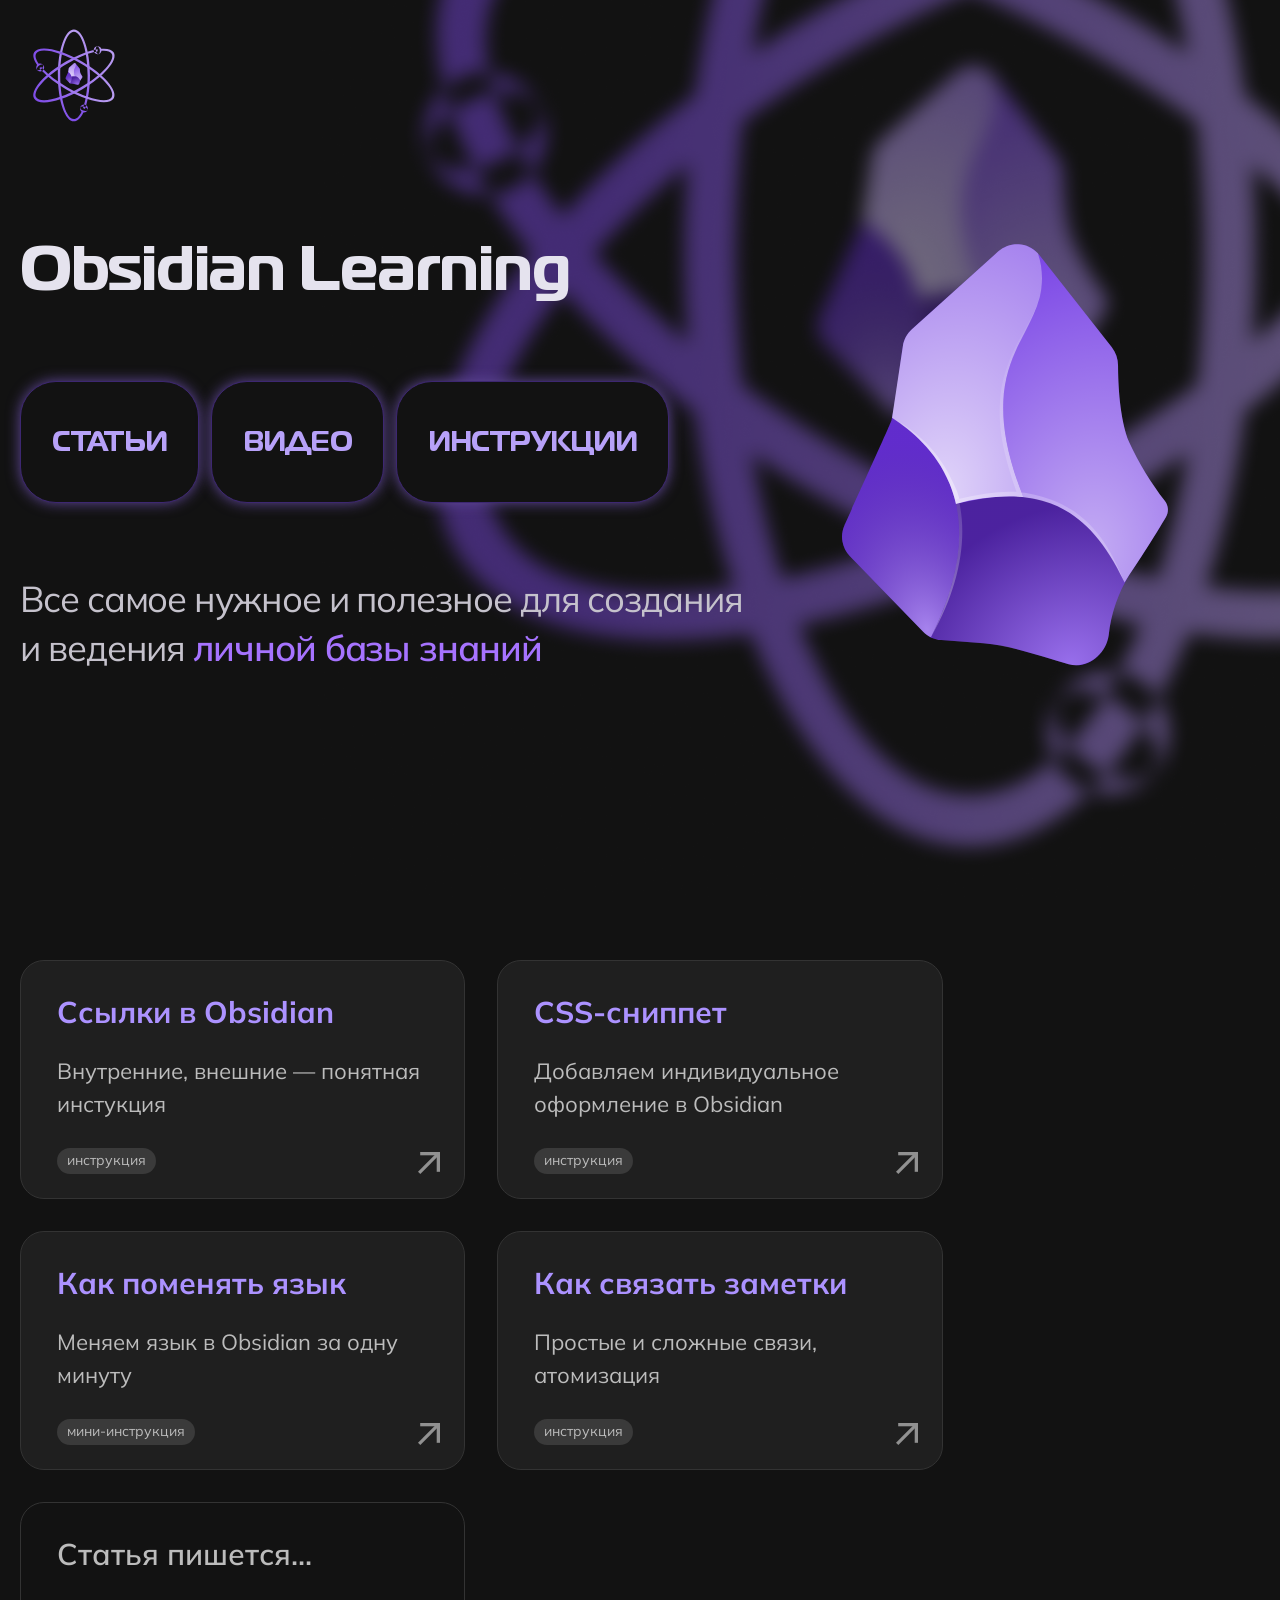
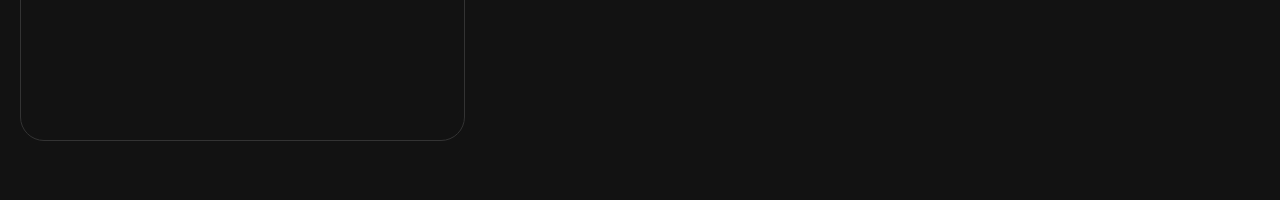
<file: index.html>
<!DOCTYPE html>
<html lang="ru">
<head>
  <meta charset="UTF-8">
  <meta name="viewport" content="width=device-width, initial-scale=1.0">
  <title>Obsidian — Инструкции, Статьи, Видео | Obsidian Learning</title>
	<meta name="description" content="Улучши свой опыт в Obsidian бесплатно">
  <link rel="stylesheet" href="style.css">
  <link rel="icon" href="favicon.svg" type="image/svg+xml">
  <link rel="icon" href="favicon.png" type="image/png">
  <link rel="preconnect" href="font/">
  <link rel="preconnect" href="img/">
	<script src="scripts/metrika.js" defer></script>
	<link rel="canonical" href="https://obsidian-learning.ru/"/>
	<noscript><div><img src="https://mc.yandex.ru/watch/106737600" style="position:absolute; left:-9999px;" alt="" /></div></noscript>

</head>
<body>

	<a href="" class="header-logo" title="Логотип">
		<svg viewBox="0 0 632 632" fill="none" xmlns="http://www.w3.org/2000/svg">
		<path d="M350.188 374.864C349.335 381.139 343.203 386.035 337.072 384.359C328.415 381.961 318.382 378.215 309.299 377.525L295.429 376.474C293.191 376.31 291.09 375.328 289.527 373.714L265.591 349.071C264.307 347.749 263.452 346.069 263.136 344.252C262.82 342.435 263.058 340.564 263.82 338.885C263.82 338.885 278.608 306.357 279.166 304.648C279.723 302.972 281.723 288.22 282.904 280.268C283.227 278.162 284.271 276.235 285.855 274.814L314.119 249.35C315.053 248.514 316.146 247.879 317.334 247.483C318.521 247.087 319.776 246.938 321.023 247.046C322.27 247.153 323.481 247.515 324.584 248.109C325.686 248.703 326.655 249.517 327.432 250.5L351.204 280.728C352.532 282.449 353.247 284.566 353.237 286.741C353.237 292.458 353.729 304.221 356.877 311.811C360.03 318.64 363.946 325.088 368.55 331.032C369.119 331.757 369.458 332.636 369.522 333.556C369.586 334.476 369.373 335.394 368.91 336.191C366.812 339.739 362.713 346.508 356.877 355.215C353.216 361.184 350.931 367.897 350.188 374.864Z" fill="#6C31E3"/>
		<path d="M292.084 375.554C303.2 352.982 302.905 336.783 298.15 325.283C293.822 314.637 285.723 307.934 279.362 303.762C279.231 304.386 279.034 304.977 278.772 305.536L263.82 338.886C263.062 340.568 262.829 342.441 263.151 344.258C263.472 346.075 264.334 347.753 265.623 349.072L289.527 373.714C290.281 374.47 291.166 375.094 292.084 375.554Z" fill="url(#paint0_radial_93_9299)"/>
		<path d="M322.315 329.752C325.299 330.048 328.217 330.705 331.103 331.756C340.218 335.173 348.514 342.862 355.367 357.68C355.859 356.826 356.35 356.005 356.875 355.216C361.063 348.989 365.076 342.645 368.909 336.192C369.376 335.398 369.595 334.482 369.536 333.562C369.478 332.642 369.145 331.761 368.581 331.033C363.966 325.09 360.039 318.642 356.875 311.812C353.727 304.255 353.268 292.459 353.235 286.742C353.235 284.573 352.547 282.438 351.202 280.729L327.43 250.5L327.037 250.008C328.775 255.758 328.676 260.358 327.594 264.53C326.61 268.408 324.774 271.923 322.84 275.636C322.184 276.885 321.528 278.166 320.905 279.48C317.822 285.382 316.054 291.884 315.724 298.538C315.397 306.489 317.003 316.445 322.282 329.752H322.315Z" fill="url(#paint1_radial_93_9299)"/>
		<path d="M322.283 329.752C317.004 316.444 315.397 306.489 315.725 298.537C316.053 290.652 318.348 284.737 320.906 279.48L322.873 275.636C324.775 271.923 326.578 268.407 327.595 264.53C328.802 259.736 328.608 254.695 327.037 250.007C325.406 248.212 323.133 247.135 320.713 247.012C318.293 246.889 315.922 247.729 314.118 249.35L285.854 274.814C284.27 276.235 283.226 278.163 282.903 280.269L279.46 303.137C279.46 303.367 279.394 303.564 279.361 303.794C285.723 307.934 293.789 314.637 298.15 325.25C299.002 327.353 299.724 329.555 300.248 331.953C307.414 329.962 314.865 329.206 322.283 329.719V329.752Z" fill="url(#paint2_radial_93_9299)"/>
		<path d="M337.104 384.36C343.203 386.036 349.335 381.14 350.187 374.831C350.885 368.847 352.651 363.038 355.401 357.68C348.515 342.861 340.219 335.173 331.137 331.756C321.464 328.141 310.938 329.357 300.249 331.953C302.643 342.828 301.233 357.056 292.117 375.554C293.134 376.08 294.281 376.376 295.429 376.474L309.824 377.558C317.627 378.117 329.268 382.158 337.104 384.36Z" fill="url(#paint3_radial_93_9299)"/>
		<path fill-rule="evenodd" clip-rule="evenodd" d="M315.79 298.045C315.43 305.93 316.413 314.933 321.693 328.207L320.053 328.043C315.299 314.21 314.249 307.113 314.61 299.129C314.938 291.145 317.528 285 320.086 279.743C320.742 278.429 322.25 275.965 322.906 274.716C324.808 271.003 326.086 269.065 327.168 265.68C328.742 260.949 328.414 258.715 328.218 256.48C329.431 264.53 324.808 271.529 321.332 278.659C318.114 284.648 316.213 291.258 315.758 298.045H315.79Z" fill="url(#paint4_radial_93_9299)"/>
		<path fill-rule="evenodd" clip-rule="evenodd" d="M299.725 325.84C300.38 327.286 300.938 328.469 301.331 330.276L299.921 330.605C299.364 328.502 298.938 326.99 298.118 325.183C293.331 313.913 285.658 308.097 279.428 303.826C286.969 307.9 294.741 314.307 299.725 325.84Z" fill="url(#paint5_radial_93_9299)"/>
		<path fill-rule="evenodd" clip-rule="evenodd" d="M301.398 331.722C304.021 344.044 301.07 359.716 292.381 374.962C299.66 359.848 303.201 345.358 300.25 331.919L301.398 331.689V331.722Z" fill="url(#paint6_radial_93_9299)"/>
		<path fill-rule="evenodd" clip-rule="evenodd" d="M331.431 330.573C345.694 335.929 351.203 347.659 355.302 357.483C350.219 347.232 343.17 335.896 330.906 331.691C321.594 328.471 313.725 328.865 300.248 331.921L299.953 330.606C314.249 327.321 321.725 326.926 331.431 330.606V330.573Z" fill="url(#paint7_radial_93_9299)"/>
		<path fill-rule="evenodd" clip-rule="evenodd" d="M374.159 558.868C374.621 558.963 375.084 559.045 375.548 559.112C358.732 594.486 337.97 615.384 315.5 615.384C259.443 615.384 214 485.323 214 324.884C214 164.446 259.443 34.3854 315.5 34.3848C371.557 34.3849 417 164.446 417 324.884C417 396.819 407.863 462.648 392.732 513.384C403.834 520.57 407.468 535.28 400.781 546.862C395.267 556.413 384.402 560.948 374.159 558.868ZM363.852 554.151C354.077 546.624 351.142 532.84 357.48 521.862C362.216 513.66 370.898 509.156 379.743 509.365C393.577 460.528 402 395.839 402 324.884C402 172.731 363.273 49.3862 315.501 49.3852C267.728 49.3852 229 172.73 229 324.884C229 477.039 267.727 600.384 315.5 600.384C333.292 600.384 349.828 583.274 363.577 553.94C363.668 554.012 363.76 554.081 363.852 554.151ZM374.552 547.168C387.009 551.695 399.019 550.105 401.377 543.617C403.359 538.162 397.888 530.981 388.692 526.142C387.38 530.051 386.032 533.855 384.645 537.548L372.965 530.805C374.005 527.858 375.022 524.831 376.016 521.73C366.368 519.937 358.168 521.983 356.263 527.223C353.906 533.712 362.094 542.641 374.552 547.168ZM388.692 526.142C390.082 522.005 391.429 517.751 392.732 513.384C392.373 513.152 392.005 512.928 391.631 512.712C387.876 510.544 383.792 509.461 379.743 509.365C378.541 513.609 377.298 517.732 376.016 521.73C378.314 522.156 380.693 522.8 383.09 523.671C385.074 524.392 386.95 525.225 388.692 526.142ZM365.793 555.506C365.536 555.343 365.281 555.179 365.031 555.008L365.553 555.354C365.632 555.406 365.713 555.455 365.793 555.506ZM368.753 557.108C368.036 556.78 367.328 556.415 366.631 556.013C367.328 556.415 368.036 556.781 368.753 557.108Z" fill="url(#paint8_linear_93_9299)"/>
		<path fill-rule="evenodd" clip-rule="evenodd" d="M489.004 157.803C488.855 157.355 488.695 156.913 488.521 156.478C527.564 153.354 556.043 160.885 567.278 180.345C595.306 228.891 505.391 333.277 366.447 413.496C227.504 493.715 92.1464 519.391 64.1177 470.845C36.0893 422.298 126.004 317.913 264.947 237.693C327.245 201.726 388.822 176.724 440.327 164.46C440.999 151.252 451.921 140.75 465.295 140.75C476.324 140.75 485.683 147.892 489.004 157.803ZM490.072 169.087C488.441 181.316 477.971 190.75 465.295 190.75C455.824 190.75 447.583 185.483 443.341 177.718C394.13 190.156 333.896 215.206 272.447 250.684C140.679 326.76 53.2227 421.971 77.108 463.344C100.994 504.716 227.178 476.583 358.947 400.506C490.717 324.429 578.173 229.217 554.287 187.845C545.391 172.436 522.306 166.671 490.027 169.431C490.043 169.316 490.057 169.202 490.072 169.087ZM478.675 163.312C476.366 150.261 468.985 140.655 462.187 141.856C456.472 142.867 452.989 151.196 453.396 161.579C457.436 160.761 461.405 160.027 465.297 159.381V172.868C462.225 173.441 459.096 174.074 455.912 174.764C459.184 184.015 465.056 190.094 470.546 189.123C477.344 187.921 480.983 176.365 478.675 163.312ZM453.396 161.579C449.118 162.445 444.76 163.405 440.327 164.46C440.306 164.887 440.295 165.317 440.295 165.75C440.295 170.086 441.399 174.163 443.341 177.718C447.617 176.637 451.809 175.653 455.912 174.764C455.133 172.56 454.501 170.178 454.057 167.667C453.689 165.588 453.473 163.547 453.396 161.579ZM490.275 166.729C490.263 167.033 490.248 167.336 490.225 167.638L490.264 167.013C490.269 166.918 490.271 166.823 490.275 166.729ZM490.183 163.364C490.257 164.149 490.295 164.945 490.295 165.75C490.295 166.078 490.287 166.404 490.275 166.729C490.287 166.404 490.296 166.077 490.296 165.749C490.296 164.944 490.258 164.149 490.183 163.364Z" fill="url(#paint9_linear_93_9299)"/>
		<path fill-rule="evenodd" clip-rule="evenodd" d="M83.7321 258.329C83.4191 258.682 83.1163 259.042 82.8261 259.41C60.5992 227.16 52.8825 198.73 64.1173 179.271C92.1459 130.725 227.504 156.4 366.447 236.619C505.391 316.839 595.306 421.224 567.278 469.771C539.249 518.317 403.892 492.641 264.948 412.422C202.65 376.455 150.209 335.628 113.836 297.156C102.062 303.178 87.5057 298.97 80.8185 287.388C75.3042 277.837 76.8094 266.16 83.7321 258.329ZM92.9699 251.762C104.377 247.059 117.782 251.41 124.12 262.388C128.856 270.59 128.414 280.361 123.811 287.917C159.188 324.316 211 363.955 272.448 399.432C404.217 475.509 530.4 503.643 554.287 462.271C578.173 420.899 490.717 325.687 358.948 249.61C227.178 173.533 100.994 145.399 77.1076 186.771C68.2115 202.18 74.7614 225.055 93.2909 251.629C93.1839 251.672 93.0769 251.717 92.9699 251.762ZM93.6679 264.519C83.5193 273.044 78.8911 284.24 83.3309 289.527C87.0638 293.971 96.0179 292.823 104.807 287.278C102.078 284.188 99.4579 281.118 96.9519 278.071L108.633 271.327C110.665 273.701 112.778 276.095 114.967 278.507C121.342 271.048 123.672 262.923 120.085 258.654C115.645 253.368 103.818 255.994 93.6679 264.519ZM104.807 287.278C107.695 290.55 110.706 293.845 113.836 297.156C114.217 296.961 114.595 296.755 114.969 296.538C118.724 294.371 121.703 291.376 123.811 287.917C120.737 284.754 117.788 281.616 114.967 278.507C113.448 280.283 111.701 282.022 109.749 283.662C108.132 285.02 106.472 286.228 104.807 287.278ZM90.8269 252.766C91.0969 252.624 91.3669 252.485 91.6389 252.354L91.0779 252.633C90.9939 252.676 90.9109 252.721 90.8269 252.766ZM87.9591 254.527C88.6019 254.07 89.2722 253.64 89.9691 253.237C90.2529 253.073 90.5389 252.917 90.8269 252.766C90.5389 252.917 90.2518 253.073 89.9678 253.237C89.2708 253.639 88.6018 254.07 87.9591 254.527Z" fill="url(#paint10_linear_93_9299)"/>
		<defs>
		<radialGradient id="paint0_radial_93_9299" cx="0" cy="0" r="1" gradientTransform="matrix(-15.7389 -60.7857 40.331 -10.5143 290.871 373.353)" gradientUnits="userSpaceOnUse">
		<stop stop-color="white" stop-opacity="0.4"/>
		<stop offset="1" stop-opacity="0.1"/>
		</radialGradient>
		<radialGradient id="paint1_radial_93_9299" cx="0" cy="0" r="1" gradientTransform="matrix(13.4436 -101.857 75.0876 9.85714 344.186 347.593)" gradientUnits="userSpaceOnUse">
		<stop stop-color="white" stop-opacity="0.6"/>
		<stop offset="1" stop-color="white" stop-opacity="0.1"/>
		</radialGradient>
		<radialGradient id="paint2_radial_93_9299" cx="0" cy="0" r="1" gradientTransform="matrix(18.69 -85.7572 58.3651 12.8143 294.641 329.522)" gradientUnits="userSpaceOnUse">
		<stop stop-color="white" stop-opacity="0.8"/>
		<stop offset="1" stop-color="white" stop-opacity="0.4"/>
		</radialGradient>
		<radialGradient id="paint3_radial_93_9299" cx="0" cy="0" r="1" gradientTransform="matrix(-25.9036 -43.7 50.1677 -29.5714 337.563 384.688)" gradientUnits="userSpaceOnUse">
		<stop stop-color="white" stop-opacity="0.3"/>
		<stop offset="1" stop-opacity="0.3"/>
		</radialGradient>
		<radialGradient id="paint4_radial_93_9299" cx="0" cy="0" r="1" gradientTransform="matrix(-9.50892 44.6857 -30.1662 -6.57143 330.775 281.419)" gradientUnits="userSpaceOnUse">
		<stop stop-color="white" stop-opacity="0"/>
		<stop offset="1" stop-color="white" stop-opacity="0.2"/>
		</radialGradient>
		<radialGradient id="paint5_radial_93_9299" cx="0" cy="0" r="1" gradientTransform="matrix(23.6084 23.9857 -50.8236 50.2714 277.362 306.159)" gradientUnits="userSpaceOnUse">
		<stop stop-color="white" stop-opacity="0.2"/>
		<stop offset="1" stop-color="white" stop-opacity="0.4"/>
		</radialGradient>
		<radialGradient id="paint6_radial_93_9299" cx="0" cy="0" r="1" gradientTransform="matrix(6.55788 38.7714 -82.3014 14.1286 302.71 322.095)" gradientUnits="userSpaceOnUse">
		<stop stop-color="white" stop-opacity="0.1"/>
		<stop offset="1" stop-color="white" stop-opacity="0.3"/>
		</radialGradient>
		<radialGradient id="paint7_radial_93_9299" cx="0" cy="0" r="1" gradientTransform="matrix(-53.1188 -27.9286 87.8756 -167.571 354.941 354.296)" gradientUnits="userSpaceOnUse">
		<stop stop-color="white" stop-opacity="0.2"/>
		<stop offset="0.5" stop-color="white" stop-opacity="0.2"/>
		<stop offset="1" stop-color="white" stop-opacity="0.3"/>
		</radialGradient>
		<linearGradient id="paint8_linear_93_9299" x1="315.918" y1="28.7171" x2="328.109" y2="628.573" gradientUnits="userSpaceOnUse">
		<stop stop-color="#BB9FF2"/>
		<stop offset="1" stop-color="#7E4BE7"/>
		</linearGradient>
		<linearGradient id="paint9_linear_93_9299" x1="59.0002" y1="473.316" x2="572.395" y2="162.83" gradientUnits="userSpaceOnUse">
		<stop stop-color="#7E4BE7"/>
		<stop offset="1" stop-color="#BB9FF2"/>
		</linearGradient>
		<linearGradient id="paint10_linear_93_9299" x1="571.977" y1="472.967" x2="46.3906" y2="183.596" gradientUnits="userSpaceOnUse">
		<stop stop-color="#BB9FF2"/>
		<stop offset="1" stop-color="#7E4BE7"/>
		</linearGradient>
		</defs>
		</svg>
	</a>

	<div class="title-background"></div>

	<main>
		<section class="section section__title">
			<div class="title-block title-block__home-page">
				<div class="title-block__info title-block__info__home-page">
					<h1 class="h1">Obsidian Learning</h1>
					<div class="title-block__points">
						<div class="bullet">статьи</div>
						<div class="bullet">видео</div>
						<div class="bullet">инструкции</div>
					</div>
					<h2 class="h2">Все самое нужное и полезное для создания и ведения <span>личной базы знаний</span></h2>
				</div>
				<div class="title-block__image-block">
					<div class="title-block__image">
						<svg viewBox="0 0 327 422" fill="none" xmlns="http://www.w3.org/2000/svg">
						<g clip-path="url(#clip0_10_15)">
						<path d="M267.719 391.152C265.111 410.343 246.353 425.314 227.596 420.19C201.115 412.855 170.421 401.401 142.636 399.291L100.207 396.076C93.3583 395.576 86.9323 392.573 82.1513 387.636L8.9274 312.279C5.00094 308.235 2.38349 303.1 1.41714 297.543C0.45078 291.986 1.18047 286.266 3.51083 281.131C3.51083 281.131 48.7492 181.66 50.4544 176.435C52.1596 171.311 58.2783 126.197 61.8894 101.882C62.8798 95.4426 66.0706 89.5475 70.917 85.2026L157.381 7.33359C160.237 4.7795 163.583 2.83702 167.215 1.62544C170.847 0.413863 174.687 -0.0412313 178.501 0.288105C182.315 0.61744 186.022 1.72425 189.393 3.54057C192.764 5.35689 195.729 7.84437 198.106 10.8503L270.828 103.288C274.889 108.552 277.078 115.023 277.047 121.675C277.047 139.158 278.552 175.129 288.181 198.339C297.829 219.22 309.808 238.939 323.891 257.117C325.632 259.333 326.668 262.022 326.865 264.835C327.061 267.648 326.41 270.455 324.994 272.892C318.574 283.743 306.036 304.442 288.181 331.068C276.983 349.321 269.992 369.849 267.719 391.152Z" fill="#6C31E3"/>
						<path d="M89.9747 393.265C123.979 324.238 123.076 274.703 108.531 239.536C95.291 206.982 70.5152 186.485 51.0557 173.724C50.6545 175.633 50.0526 177.442 49.2502 179.15L3.5103 281.133C1.19258 286.278 0.479211 292.004 1.46355 297.561C2.44789 303.119 5.08408 308.249 9.02717 312.281L82.1508 387.638C84.4578 389.949 87.1661 391.858 89.9747 393.265Z" fill="url(#paint0_radial_10_15)"/>
						<path d="M182.458 253.201C191.586 254.105 200.513 256.115 209.34 259.33C237.225 269.779 262.603 293.291 283.567 338.605C285.072 335.993 286.576 333.481 288.181 331.07C300.993 312.026 313.269 292.627 324.994 272.894C326.424 270.467 327.092 267.665 326.913 264.852C326.735 262.039 325.716 259.345 323.991 257.119C309.874 238.946 297.86 219.227 288.181 198.341C278.552 175.231 277.148 139.16 277.047 121.677C277.047 115.046 274.941 108.515 270.828 103.29L198.106 10.8522L196.902 9.34509C202.218 26.9284 201.917 40.9951 198.607 53.7555C195.598 65.6117 189.981 76.3627 184.063 87.7165C182.057 91.5346 180.051 95.4531 178.145 99.4722C168.712 117.519 163.304 137.403 162.296 157.748C161.293 182.064 166.208 212.508 182.358 253.201H182.458Z" fill="url(#paint1_radial_10_15)"/>
						<path d="M182.356 253.199C166.207 212.507 161.292 182.062 162.295 157.747C163.298 133.633 170.319 115.547 178.143 99.4709L184.162 87.7152C189.979 76.3614 195.496 65.6104 198.606 53.7542C202.299 39.093 201.707 23.6775 196.901 9.34374C191.911 3.85239 184.957 0.559553 177.554 0.183122C170.15 -0.193309 162.899 2.37719 157.38 7.33422L70.9154 85.2033C66.069 89.5482 62.8783 95.4433 61.8878 101.882L51.3556 171.814C51.3556 172.517 51.155 173.12 51.0547 173.823C70.5142 186.483 95.1896 206.98 108.53 239.434C111.138 245.865 113.345 252.597 114.95 259.931C136.87 253.843 159.663 251.532 182.356 253.099V253.199Z" fill="url(#paint2_radial_10_15)"/>
						<path d="M227.697 420.191C246.354 425.315 265.111 410.344 267.719 391.053C269.855 372.754 275.257 354.989 283.668 338.604C262.604 293.29 237.226 269.778 209.441 259.329C179.851 248.276 147.652 251.994 114.952 259.932C122.275 293.189 117.961 336.695 90.0762 393.263C93.1857 394.871 96.6964 395.775 100.207 396.077L144.242 399.393C168.115 401.101 203.724 413.459 227.697 420.191Z" fill="url(#paint3_radial_10_15)"/>
						<path fill-rule="evenodd" clip-rule="evenodd" d="M162.499 156.241C161.396 180.355 164.405 207.885 180.555 248.478L175.539 247.975C160.995 205.675 157.785 183.972 158.888 159.556C159.891 135.141 167.816 116.352 175.64 100.275C177.646 96.2563 182.26 88.7206 184.266 84.9025C190.084 73.5487 193.996 67.6206 197.306 57.2715C202.121 42.8029 201.117 35.9706 200.516 29.1382C204.227 53.7548 190.084 75.1563 179.451 96.9596C169.608 115.274 163.793 135.487 162.399 156.241H162.499Z" fill="url(#paint4_radial_10_15)"/>
						<path fill-rule="evenodd" clip-rule="evenodd" d="M113.35 241.243C115.356 245.664 117.061 249.281 118.265 254.807L113.951 255.812C112.246 249.381 110.942 244.759 108.435 239.233C93.7898 204.77 70.3181 186.986 51.2598 173.924C74.3303 186.383 98.103 205.976 113.35 241.243Z" fill="url(#paint5_radial_10_15)"/>
						<path fill-rule="evenodd" clip-rule="evenodd" d="M118.465 259.23C126.49 296.908 117.462 344.835 90.8809 391.456C113.149 345.237 123.982 300.927 114.954 259.832L118.465 259.129V259.23Z" fill="url(#paint6_radial_10_15)"/>
						<path fill-rule="evenodd" clip-rule="evenodd" d="M210.341 255.713C253.975 272.091 270.826 307.961 283.365 338.003C267.817 306.655 246.251 271.99 208.736 259.13C180.249 249.283 156.176 250.489 114.95 259.833L114.047 255.814C157.781 245.766 180.651 244.56 210.341 255.814V255.713Z" fill="url(#paint7_radial_10_15)"/>
						</g>
						<defs>
						<radialGradient id="paint0_radial_10_15" cx="0" cy="0" r="1" gradientTransform="matrix(-48.1472 -185.881 123.377 -32.1524 86.2634 386.533)" gradientUnits="userSpaceOnUse">
						<stop stop-color="white" stop-opacity="0.4"/>
						<stop offset="1" stop-opacity="0.1"/>
						</radialGradient>
						<radialGradient id="paint1_radial_10_15" cx="0" cy="0" r="1" gradientTransform="matrix(41.1258 -311.476 229.702 30.1428 249.363 307.759)" gradientUnits="userSpaceOnUse">
						<stop stop-color="white" stop-opacity="0.6"/>
						<stop offset="1" stop-color="white" stop-opacity="0.1"/>
						</radialGradient>
						<radialGradient id="paint2_radial_10_15" cx="0" cy="0" r="1" gradientTransform="matrix(57.1748 -262.243 178.546 39.1857 97.7976 252.496)" gradientUnits="userSpaceOnUse">
						<stop stop-color="white" stop-opacity="0.8"/>
						<stop offset="1" stop-color="white" stop-opacity="0.4"/>
						</radialGradient>
						<radialGradient id="paint3_radial_10_15" cx="0" cy="0" r="1" gradientTransform="matrix(-79.2423 -133.633 153.469 -90.4286 229.101 421.196)" gradientUnits="userSpaceOnUse">
						<stop stop-color="white" stop-opacity="0.3"/>
						<stop offset="1" stop-opacity="0.3"/>
						</radialGradient>
						<radialGradient id="paint4_radial_10_15" cx="0" cy="0" r="1" gradientTransform="matrix(-29.089 136.648 -92.2822 -20.0952 208.34 105.4)" gradientUnits="userSpaceOnUse">
						<stop stop-color="white" stop-opacity="0"/>
						<stop offset="1" stop-color="white" stop-opacity="0.2"/>
						</radialGradient>
						<radialGradient id="paint5_radial_10_15" cx="0" cy="0" r="1" gradientTransform="matrix(72.2209 73.3476 -155.475 153.729 44.9404 181.057)" gradientUnits="userSpaceOnUse">
						<stop stop-color="white" stop-opacity="0.2"/>
						<stop offset="1" stop-color="white" stop-opacity="0.4"/>
						</radialGradient>
						<radialGradient id="paint6_radial_10_15" cx="0" cy="0" r="1" gradientTransform="matrix(20.0613 118.562 -251.77 43.2047 122.477 229.79)" gradientUnits="userSpaceOnUse">
						<stop stop-color="white" stop-opacity="0.1"/>
						<stop offset="1" stop-color="white" stop-opacity="0.3"/>
						</radialGradient>
						<radialGradient id="paint7_radial_10_15" cx="0" cy="0" r="1" gradientTransform="matrix(-162.497 -85.4047 268.822 -512.428 282.261 328.257)" gradientUnits="userSpaceOnUse">
						<stop stop-color="white" stop-opacity="0.2"/>
						<stop offset="0.5" stop-color="white" stop-opacity="0.2"/>
						<stop offset="1" stop-color="white" stop-opacity="0.3"/>
						</radialGradient>
						<clipPath id="clip0_10_15">
						<rect width="327" height="422" fill="white"/>
						</clipPath>
						</defs>
						</svg>
					</div>
				</div>
			</div>
		</section>

		<section class="section section__articles-links">

			<div class="articles-block">

				<a href="how-to-link.html" class="article-link-block">
					<h3 class="article-block__h3">Ссылки в Obsidian</h3>
					<p class="article-block__p">Внутренние, внешние — понятная  инстукция</p>
					<div class="article-block__type-link-block">
						<div class="article-block__type">инструкция</div>
						<div class="article-block__link">
							<svg viewBox="0 0 22 22" fill="none" xmlns="http://www.w3.org/2000/svg">
							<path d="M18.6662 0.997609L0 19.6667L2.33328 22.0004L20.9995 3.33126L18.6662 0.997609Z"/>
							<path d="M21.9834 0H2.18555V3.3005H21.9834V0Z"/>
							<path d="M22 19.8076V0.00463867L18.7 0.00463867V19.8076H22Z"/>
							</svg>
						</div>
					</div>
				</a>

				<a href="css-snippet.html" class="article-link-block">
					<h3 class="article-block__h3">CSS-сниппет</h3>
					<p class="article-block__p">Добавляем индивидуальное оформление в Obsidian</p>
					<div class="article-block__type-link-block">
						<div class="article-block__type">инструкция</div>
						<div class="article-block__link">
							<svg viewBox="0 0 22 22" fill="none" xmlns="http://www.w3.org/2000/svg">
							<path d="M18.6662 0.997609L0 19.6667L2.33328 22.0004L20.9995 3.33126L18.6662 0.997609Z"/>
							<path d="M21.9834 0H2.18555V3.3005H21.9834V0Z"/>
							<path d="M22 19.8076V0.00463867L18.7 0.00463867V19.8076H22Z"/>
							</svg>
						</div>
					</div>
				</a>

				<a href="change-language.html" class="article-link-block">
					<h3 class="article-block__h3">Как поменять язык</h3>
					<p class="article-block__p">Меняем язык в Obsidian за одну минуту</p>
					<div class="article-block__type-link-block">
						<div class="article-block__type">мини-инструкция</div>
						<div class="article-block__link">
							<svg viewBox="0 0 22 22" fill="none" xmlns="http://www.w3.org/2000/svg">
							<path d="M18.6662 0.997609L0 19.6667L2.33328 22.0004L20.9995 3.33126L18.6662 0.997609Z"/>
							<path d="M21.9834 0H2.18555V3.3005H21.9834V0Z"/>
							<path d="M22 19.8076V0.00463867L18.7 0.00463867V19.8076H22Z"/>
							</svg>
						</div>
					</div>
				</a>

				<a href="how-to-connect.html" class="article-link-block">
					<h3 class="article-block__h3">Как связать заметки</h3>
					<p class="article-block__p">Простые и сложные связи, атомизация</p>
					<div class="article-block__type-link-block">
						<div class="article-block__type">инструкция</div>
						<div class="article-block__link">
							<svg viewBox="0 0 22 22" fill="none" xmlns="http://www.w3.org/2000/svg">
							<path d="M18.6662 0.997609L0 19.6667L2.33328 22.0004L20.9995 3.33126L18.6662 0.997609Z"/>
							<path d="M21.9834 0H2.18555V3.3005H21.9834V0Z"/>
							<path d="M22 19.8076V0.00463867L18.7 0.00463867V19.8076H22Z"/>
							</svg>
						</div>
					</div>
				</a>

				<!-- <div class="article-link-block">
					<h3 class="article-block__h3">Кнопки в Obsidian</h3>
					<p class="article-block__p">Делаем кнопки в Obsidian без сторонних плагинов</p>
					<div class="article-block__type-link-block">
						<div class="article-block__type">инструкция</div>
						<div class="article-block__link">
							<svg viewBox="0 0 22 22" fill="none" xmlns="http://www.w3.org/2000/svg">
							<path d="M18.6662 0.997609L0 19.6667L2.33328 22.0004L20.9995 3.33126L18.6662 0.997609Z"/>
							<path d="M21.9834 0H2.18555V3.3005H21.9834V0Z"/>
							<path d="M22 19.8076V0.00463867L18.7 0.00463867V19.8076H22Z"/>
							</svg>
						</div>
					</div>
				</div> -->

				<div class="article-link-block article-link-block__empty-article">
					<h3 class="article-block__h3 article-block__h3__empty-article">Статья пишется...</h3>
				</div>

			</div>

		</section>

	</main>
  
</body>
</html>
</file>
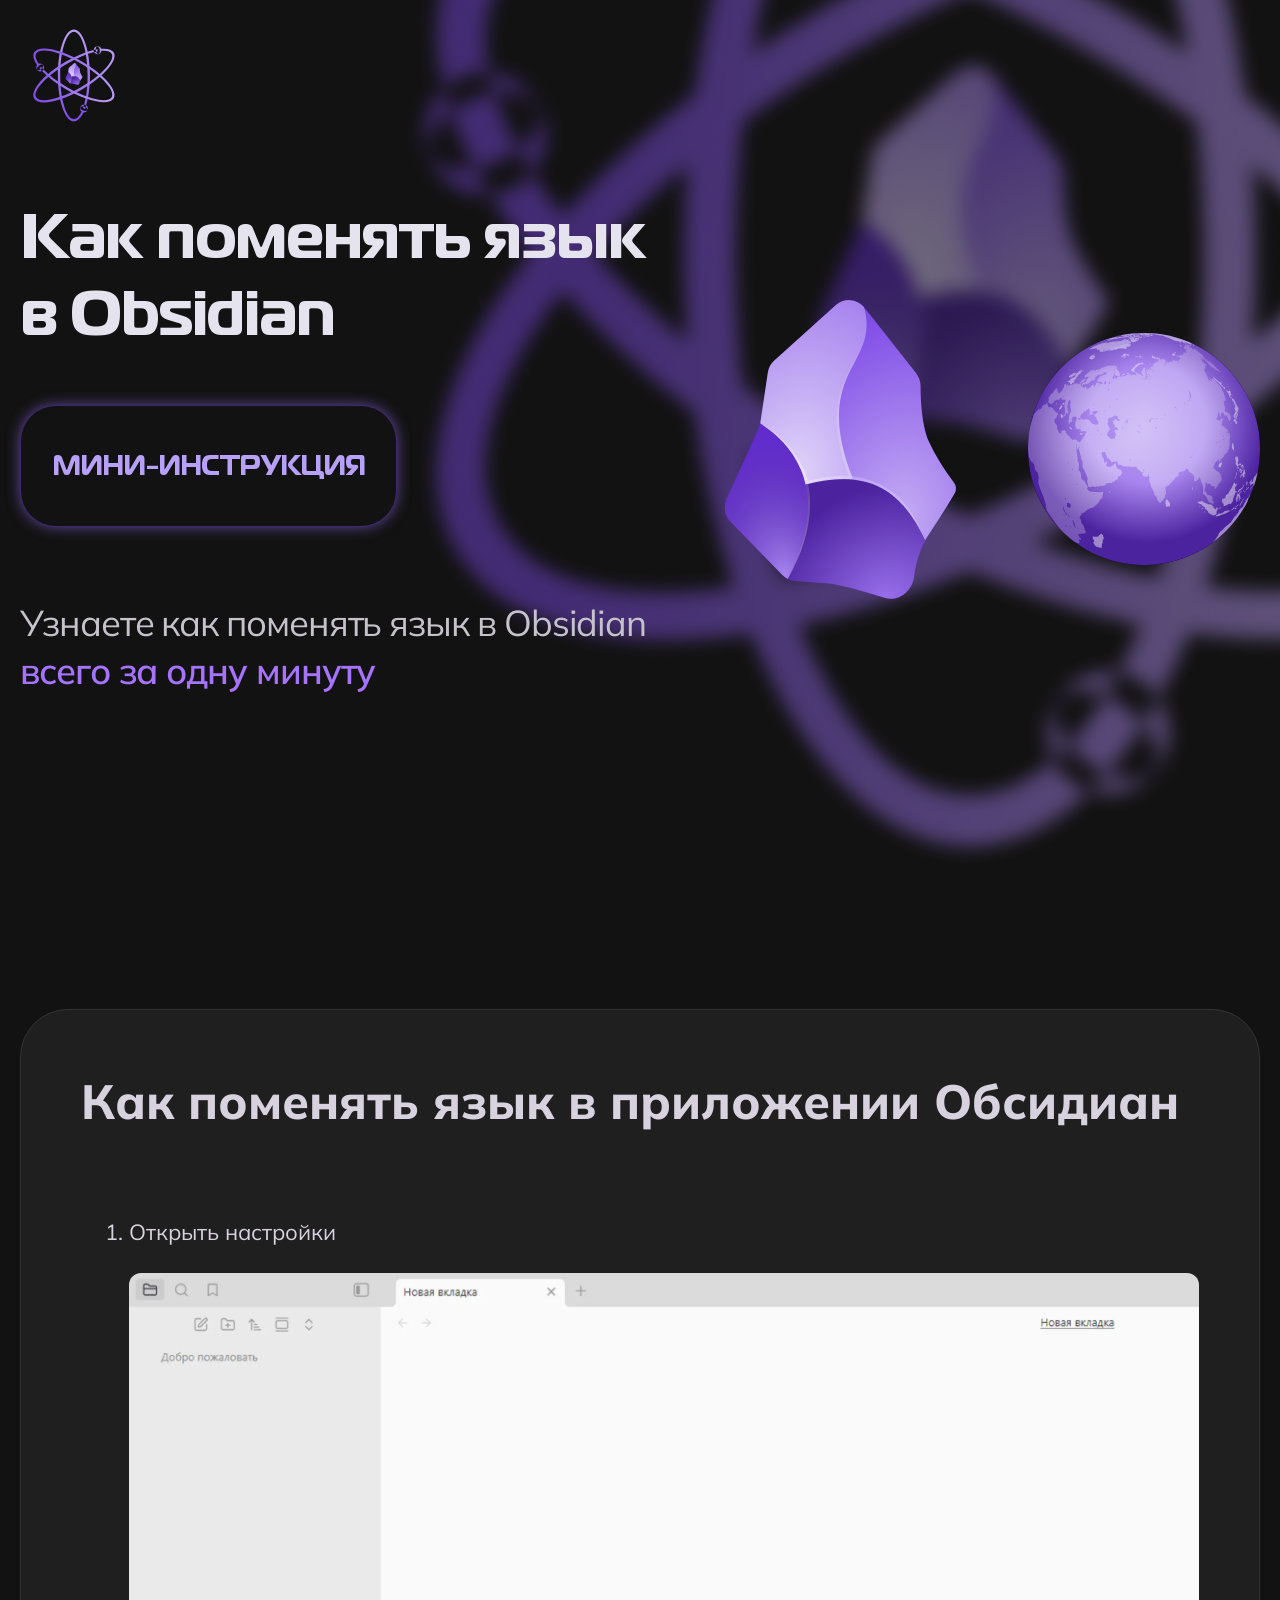
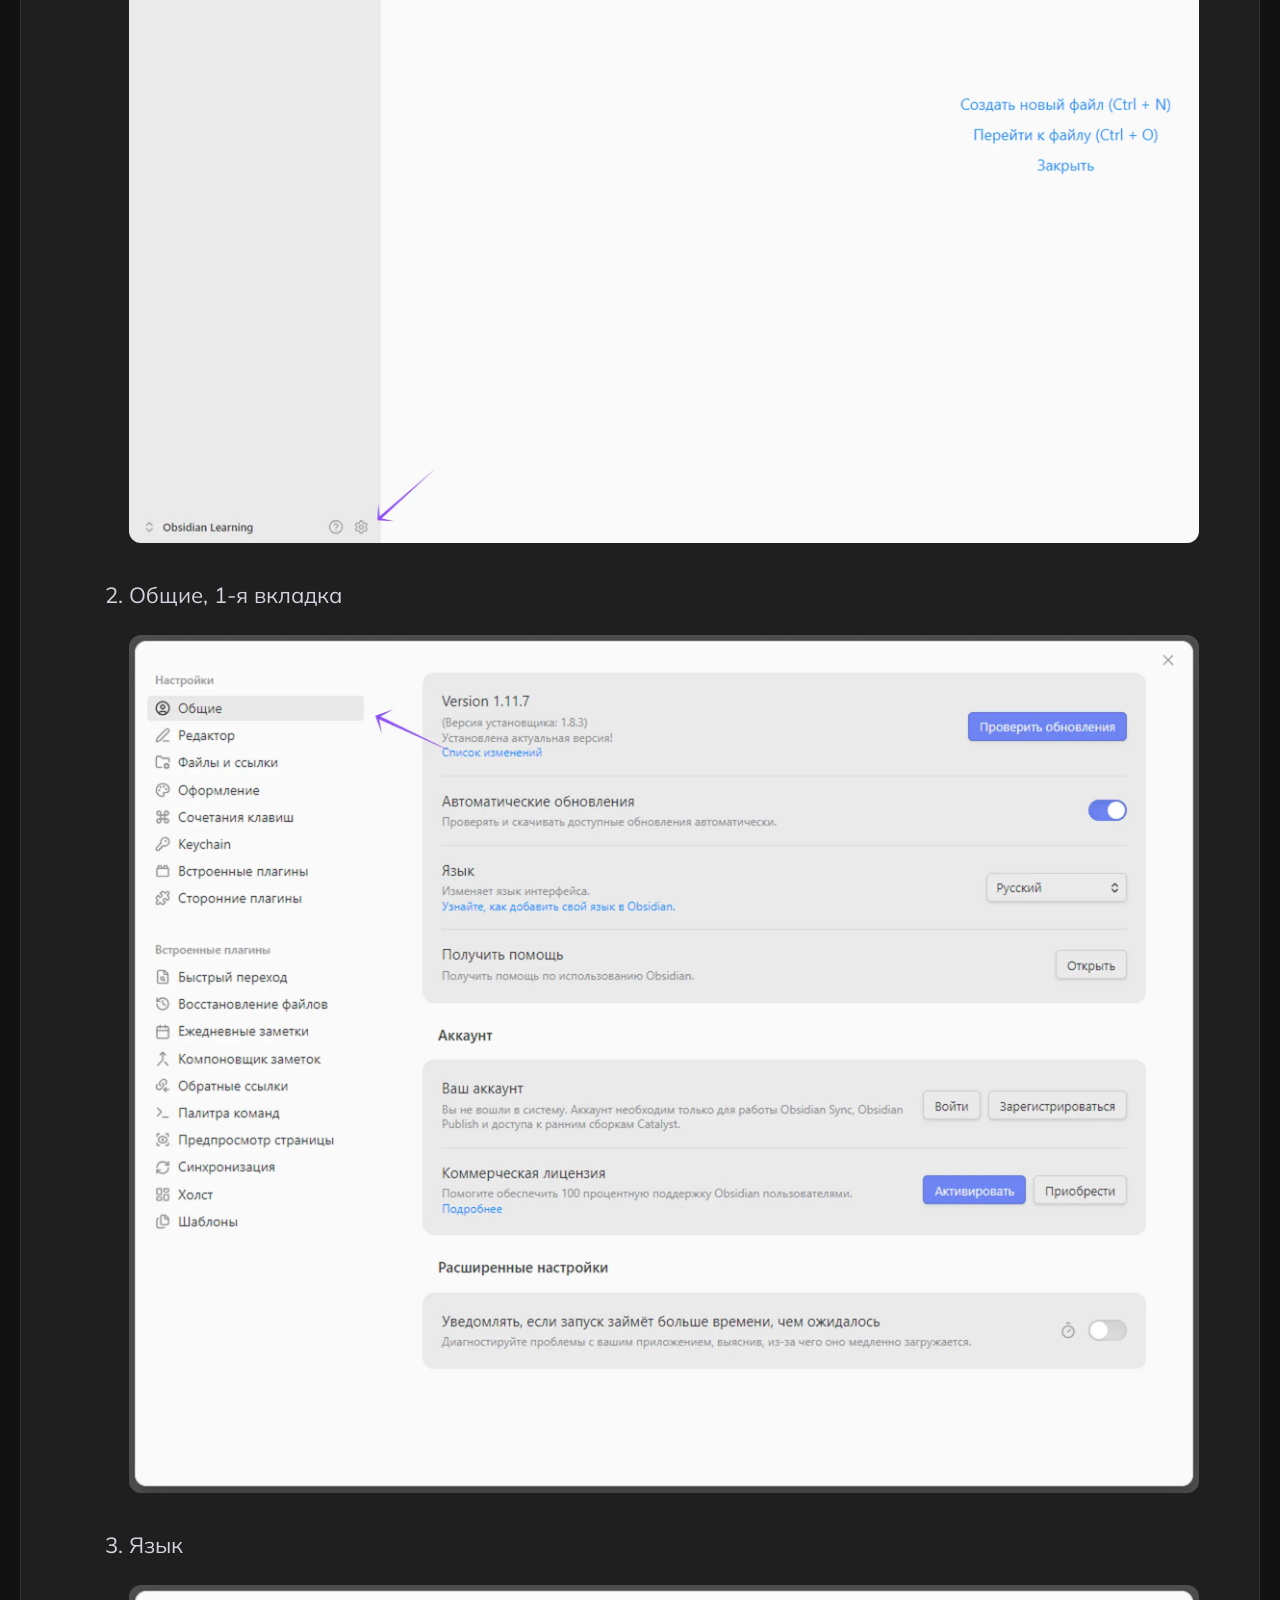
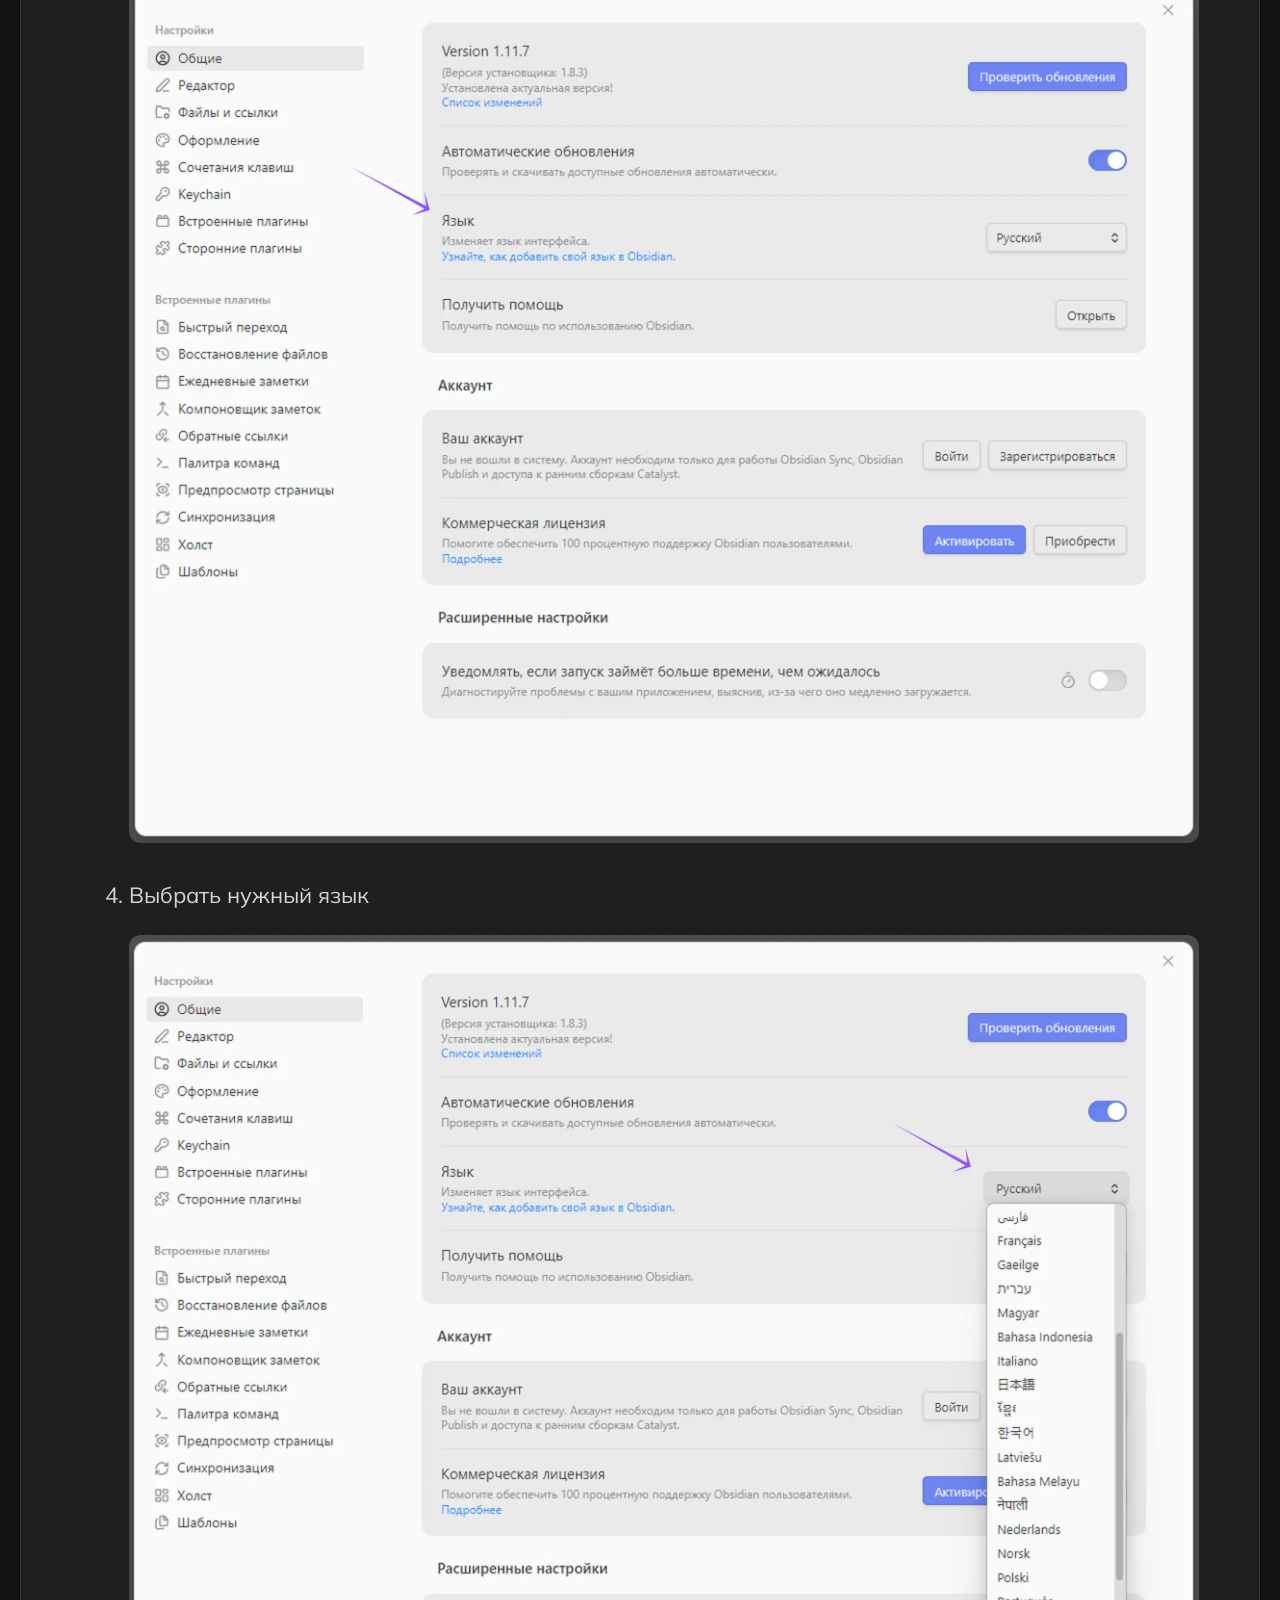
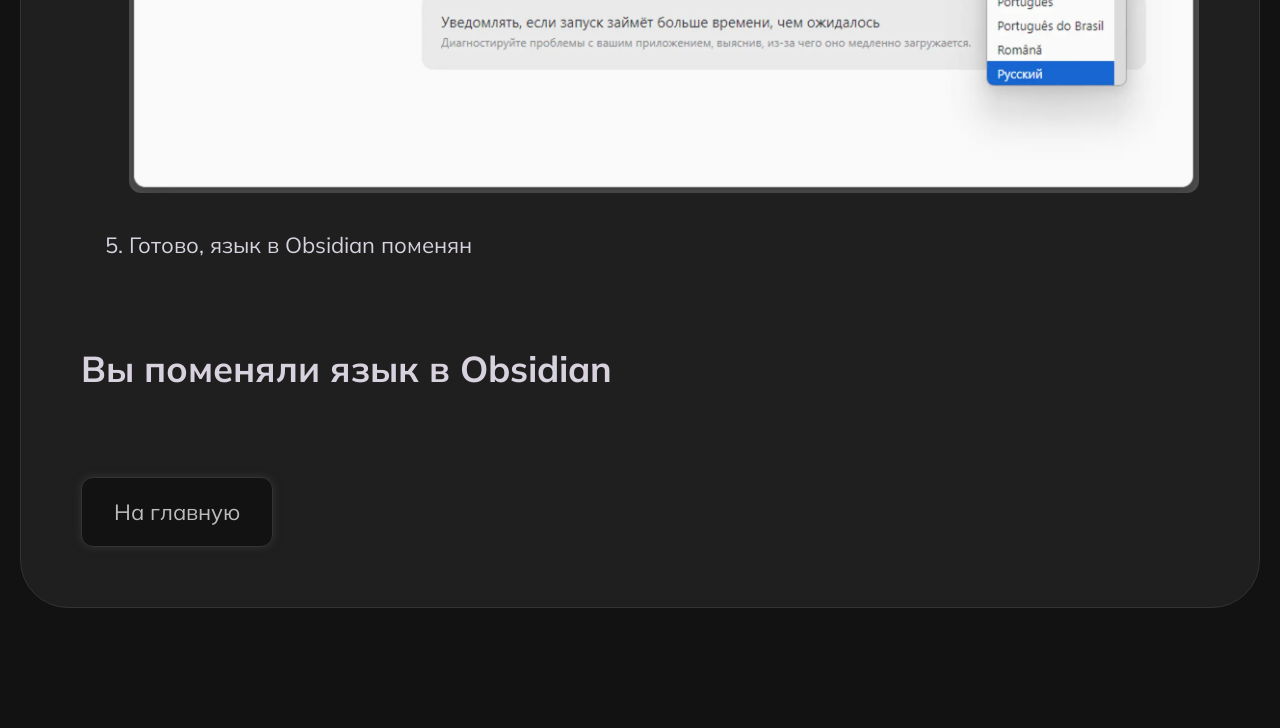
<file: change-language.html>
<!DOCTYPE html>
<html lang="ru">
<head>
  <meta charset="UTF-8">
  <meta name="viewport" content="width=device-width, initial-scale=1.0">
  <title>Как поменять язык в Obsidian? — Меняем за 1 минуту | Obsidian Learning</title>
	<meta name="description" content="Смена языка в Обсидиан всего за 1 минуту">
  <link rel="stylesheet" href="style.css">
  <link rel="icon" href="favicon.svg" type="image/svg+xml">
  <link rel="icon" href="favicon.png" type="image/png">
  <link rel="preconnect" href="font/">
  <link rel="preconnect" href="img/">
	<script src="scripts/metrika.js" defer></script>
	<link rel="canonical" href="https://obsidian-learning.ru/change-language"/>
	<noscript><div><img src="https://mc.yandex.ru/watch/106737600" style="position:absolute; left:-9999px;" alt="" /></div></noscript>

</head>
<body>

	<a href="" class="header-logo" title="Логотип">
		<svg viewBox="0 0 632 632" fill="none" xmlns="http://www.w3.org/2000/svg">
		<path d="M350.188 374.864C349.335 381.139 343.203 386.035 337.072 384.359C328.415 381.961 318.382 378.215 309.299 377.525L295.429 376.474C293.191 376.31 291.09 375.328 289.527 373.714L265.591 349.071C264.307 347.749 263.452 346.069 263.136 344.252C262.82 342.435 263.058 340.564 263.82 338.885C263.82 338.885 278.608 306.357 279.166 304.648C279.723 302.972 281.723 288.22 282.904 280.268C283.227 278.162 284.271 276.235 285.855 274.814L314.119 249.35C315.053 248.514 316.146 247.879 317.334 247.483C318.521 247.087 319.776 246.938 321.023 247.046C322.27 247.153 323.481 247.515 324.584 248.109C325.686 248.703 326.655 249.517 327.432 250.5L351.204 280.728C352.532 282.449 353.247 284.566 353.237 286.741C353.237 292.458 353.729 304.221 356.877 311.811C360.03 318.64 363.946 325.088 368.55 331.032C369.119 331.757 369.458 332.636 369.522 333.556C369.586 334.476 369.373 335.394 368.91 336.191C366.812 339.739 362.713 346.508 356.877 355.215C353.216 361.184 350.931 367.897 350.188 374.864Z" fill="#6C31E3"/>
		<path d="M292.084 375.554C303.2 352.982 302.905 336.783 298.15 325.283C293.822 314.637 285.723 307.934 279.362 303.762C279.231 304.386 279.034 304.977 278.772 305.536L263.82 338.886C263.062 340.568 262.829 342.441 263.151 344.258C263.472 346.075 264.334 347.753 265.623 349.072L289.527 373.714C290.281 374.47 291.166 375.094 292.084 375.554Z" fill="url(#paint0_radial_93_9299)"/>
		<path d="M322.315 329.752C325.299 330.048 328.217 330.705 331.103 331.756C340.218 335.173 348.514 342.862 355.367 357.68C355.859 356.826 356.35 356.005 356.875 355.216C361.063 348.989 365.076 342.645 368.909 336.192C369.376 335.398 369.595 334.482 369.536 333.562C369.478 332.642 369.145 331.761 368.581 331.033C363.966 325.09 360.039 318.642 356.875 311.812C353.727 304.255 353.268 292.459 353.235 286.742C353.235 284.573 352.547 282.438 351.202 280.729L327.43 250.5L327.037 250.008C328.775 255.758 328.676 260.358 327.594 264.53C326.61 268.408 324.774 271.923 322.84 275.636C322.184 276.885 321.528 278.166 320.905 279.48C317.822 285.382 316.054 291.884 315.724 298.538C315.397 306.489 317.003 316.445 322.282 329.752H322.315Z" fill="url(#paint1_radial_93_9299)"/>
		<path d="M322.283 329.752C317.004 316.444 315.397 306.489 315.725 298.537C316.053 290.652 318.348 284.737 320.906 279.48L322.873 275.636C324.775 271.923 326.578 268.407 327.595 264.53C328.802 259.736 328.608 254.695 327.037 250.007C325.406 248.212 323.133 247.135 320.713 247.012C318.293 246.889 315.922 247.729 314.118 249.35L285.854 274.814C284.27 276.235 283.226 278.163 282.903 280.269L279.46 303.137C279.46 303.367 279.394 303.564 279.361 303.794C285.723 307.934 293.789 314.637 298.15 325.25C299.002 327.353 299.724 329.555 300.248 331.953C307.414 329.962 314.865 329.206 322.283 329.719V329.752Z" fill="url(#paint2_radial_93_9299)"/>
		<path d="M337.104 384.36C343.203 386.036 349.335 381.14 350.187 374.831C350.885 368.847 352.651 363.038 355.401 357.68C348.515 342.861 340.219 335.173 331.137 331.756C321.464 328.141 310.938 329.357 300.249 331.953C302.643 342.828 301.233 357.056 292.117 375.554C293.134 376.08 294.281 376.376 295.429 376.474L309.824 377.558C317.627 378.117 329.268 382.158 337.104 384.36Z" fill="url(#paint3_radial_93_9299)"/>
		<path fill-rule="evenodd" clip-rule="evenodd" d="M315.79 298.045C315.43 305.93 316.413 314.933 321.693 328.207L320.053 328.043C315.299 314.21 314.249 307.113 314.61 299.129C314.938 291.145 317.528 285 320.086 279.743C320.742 278.429 322.25 275.965 322.906 274.716C324.808 271.003 326.086 269.065 327.168 265.68C328.742 260.949 328.414 258.715 328.218 256.48C329.431 264.53 324.808 271.529 321.332 278.659C318.114 284.648 316.213 291.258 315.758 298.045H315.79Z" fill="url(#paint4_radial_93_9299)"/>
		<path fill-rule="evenodd" clip-rule="evenodd" d="M299.725 325.84C300.38 327.286 300.938 328.469 301.331 330.276L299.921 330.605C299.364 328.502 298.938 326.99 298.118 325.183C293.331 313.913 285.658 308.097 279.428 303.826C286.969 307.9 294.741 314.307 299.725 325.84Z" fill="url(#paint5_radial_93_9299)"/>
		<path fill-rule="evenodd" clip-rule="evenodd" d="M301.398 331.722C304.021 344.044 301.07 359.716 292.381 374.962C299.66 359.848 303.201 345.358 300.25 331.919L301.398 331.689V331.722Z" fill="url(#paint6_radial_93_9299)"/>
		<path fill-rule="evenodd" clip-rule="evenodd" d="M331.431 330.573C345.694 335.929 351.203 347.659 355.302 357.483C350.219 347.232 343.17 335.896 330.906 331.691C321.594 328.471 313.725 328.865 300.248 331.921L299.953 330.606C314.249 327.321 321.725 326.926 331.431 330.606V330.573Z" fill="url(#paint7_radial_93_9299)"/>
		<path fill-rule="evenodd" clip-rule="evenodd" d="M374.159 558.868C374.621 558.963 375.084 559.045 375.548 559.112C358.732 594.486 337.97 615.384 315.5 615.384C259.443 615.384 214 485.323 214 324.884C214 164.446 259.443 34.3854 315.5 34.3848C371.557 34.3849 417 164.446 417 324.884C417 396.819 407.863 462.648 392.732 513.384C403.834 520.57 407.468 535.28 400.781 546.862C395.267 556.413 384.402 560.948 374.159 558.868ZM363.852 554.151C354.077 546.624 351.142 532.84 357.48 521.862C362.216 513.66 370.898 509.156 379.743 509.365C393.577 460.528 402 395.839 402 324.884C402 172.731 363.273 49.3862 315.501 49.3852C267.728 49.3852 229 172.73 229 324.884C229 477.039 267.727 600.384 315.5 600.384C333.292 600.384 349.828 583.274 363.577 553.94C363.668 554.012 363.76 554.081 363.852 554.151ZM374.552 547.168C387.009 551.695 399.019 550.105 401.377 543.617C403.359 538.162 397.888 530.981 388.692 526.142C387.38 530.051 386.032 533.855 384.645 537.548L372.965 530.805C374.005 527.858 375.022 524.831 376.016 521.73C366.368 519.937 358.168 521.983 356.263 527.223C353.906 533.712 362.094 542.641 374.552 547.168ZM388.692 526.142C390.082 522.005 391.429 517.751 392.732 513.384C392.373 513.152 392.005 512.928 391.631 512.712C387.876 510.544 383.792 509.461 379.743 509.365C378.541 513.609 377.298 517.732 376.016 521.73C378.314 522.156 380.693 522.8 383.09 523.671C385.074 524.392 386.95 525.225 388.692 526.142ZM365.793 555.506C365.536 555.343 365.281 555.179 365.031 555.008L365.553 555.354C365.632 555.406 365.713 555.455 365.793 555.506ZM368.753 557.108C368.036 556.78 367.328 556.415 366.631 556.013C367.328 556.415 368.036 556.781 368.753 557.108Z" fill="url(#paint8_linear_93_9299)"/>
		<path fill-rule="evenodd" clip-rule="evenodd" d="M489.004 157.803C488.855 157.355 488.695 156.913 488.521 156.478C527.564 153.354 556.043 160.885 567.278 180.345C595.306 228.891 505.391 333.277 366.447 413.496C227.504 493.715 92.1464 519.391 64.1177 470.845C36.0893 422.298 126.004 317.913 264.947 237.693C327.245 201.726 388.822 176.724 440.327 164.46C440.999 151.252 451.921 140.75 465.295 140.75C476.324 140.75 485.683 147.892 489.004 157.803ZM490.072 169.087C488.441 181.316 477.971 190.75 465.295 190.75C455.824 190.75 447.583 185.483 443.341 177.718C394.13 190.156 333.896 215.206 272.447 250.684C140.679 326.76 53.2227 421.971 77.108 463.344C100.994 504.716 227.178 476.583 358.947 400.506C490.717 324.429 578.173 229.217 554.287 187.845C545.391 172.436 522.306 166.671 490.027 169.431C490.043 169.316 490.057 169.202 490.072 169.087ZM478.675 163.312C476.366 150.261 468.985 140.655 462.187 141.856C456.472 142.867 452.989 151.196 453.396 161.579C457.436 160.761 461.405 160.027 465.297 159.381V172.868C462.225 173.441 459.096 174.074 455.912 174.764C459.184 184.015 465.056 190.094 470.546 189.123C477.344 187.921 480.983 176.365 478.675 163.312ZM453.396 161.579C449.118 162.445 444.76 163.405 440.327 164.46C440.306 164.887 440.295 165.317 440.295 165.75C440.295 170.086 441.399 174.163 443.341 177.718C447.617 176.637 451.809 175.653 455.912 174.764C455.133 172.56 454.501 170.178 454.057 167.667C453.689 165.588 453.473 163.547 453.396 161.579ZM490.275 166.729C490.263 167.033 490.248 167.336 490.225 167.638L490.264 167.013C490.269 166.918 490.271 166.823 490.275 166.729ZM490.183 163.364C490.257 164.149 490.295 164.945 490.295 165.75C490.295 166.078 490.287 166.404 490.275 166.729C490.287 166.404 490.296 166.077 490.296 165.749C490.296 164.944 490.258 164.149 490.183 163.364Z" fill="url(#paint9_linear_93_9299)"/>
		<path fill-rule="evenodd" clip-rule="evenodd" d="M83.7321 258.329C83.4191 258.682 83.1163 259.042 82.8261 259.41C60.5992 227.16 52.8825 198.73 64.1173 179.271C92.1459 130.725 227.504 156.4 366.447 236.619C505.391 316.839 595.306 421.224 567.278 469.771C539.249 518.317 403.892 492.641 264.948 412.422C202.65 376.455 150.209 335.628 113.836 297.156C102.062 303.178 87.5057 298.97 80.8185 287.388C75.3042 277.837 76.8094 266.16 83.7321 258.329ZM92.9699 251.762C104.377 247.059 117.782 251.41 124.12 262.388C128.856 270.59 128.414 280.361 123.811 287.917C159.188 324.316 211 363.955 272.448 399.432C404.217 475.509 530.4 503.643 554.287 462.271C578.173 420.899 490.717 325.687 358.948 249.61C227.178 173.533 100.994 145.399 77.1076 186.771C68.2115 202.18 74.7614 225.055 93.2909 251.629C93.1839 251.672 93.0769 251.717 92.9699 251.762ZM93.6679 264.519C83.5193 273.044 78.8911 284.24 83.3309 289.527C87.0638 293.971 96.0179 292.823 104.807 287.278C102.078 284.188 99.4579 281.118 96.9519 278.071L108.633 271.327C110.665 273.701 112.778 276.095 114.967 278.507C121.342 271.048 123.672 262.923 120.085 258.654C115.645 253.368 103.818 255.994 93.6679 264.519ZM104.807 287.278C107.695 290.55 110.706 293.845 113.836 297.156C114.217 296.961 114.595 296.755 114.969 296.538C118.724 294.371 121.703 291.376 123.811 287.917C120.737 284.754 117.788 281.616 114.967 278.507C113.448 280.283 111.701 282.022 109.749 283.662C108.132 285.02 106.472 286.228 104.807 287.278ZM90.8269 252.766C91.0969 252.624 91.3669 252.485 91.6389 252.354L91.0779 252.633C90.9939 252.676 90.9109 252.721 90.8269 252.766ZM87.9591 254.527C88.6019 254.07 89.2722 253.64 89.9691 253.237C90.2529 253.073 90.5389 252.917 90.8269 252.766C90.5389 252.917 90.2518 253.073 89.9678 253.237C89.2708 253.639 88.6018 254.07 87.9591 254.527Z" fill="url(#paint10_linear_93_9299)"/>
		<defs>
		<radialGradient id="paint0_radial_93_9299" cx="0" cy="0" r="1" gradientTransform="matrix(-15.7389 -60.7857 40.331 -10.5143 290.871 373.353)" gradientUnits="userSpaceOnUse">
		<stop stop-color="white" stop-opacity="0.4"/>
		<stop offset="1" stop-opacity="0.1"/>
		</radialGradient>
		<radialGradient id="paint1_radial_93_9299" cx="0" cy="0" r="1" gradientTransform="matrix(13.4436 -101.857 75.0876 9.85714 344.186 347.593)" gradientUnits="userSpaceOnUse">
		<stop stop-color="white" stop-opacity="0.6"/>
		<stop offset="1" stop-color="white" stop-opacity="0.1"/>
		</radialGradient>
		<radialGradient id="paint2_radial_93_9299" cx="0" cy="0" r="1" gradientTransform="matrix(18.69 -85.7572 58.3651 12.8143 294.641 329.522)" gradientUnits="userSpaceOnUse">
		<stop stop-color="white" stop-opacity="0.8"/>
		<stop offset="1" stop-color="white" stop-opacity="0.4"/>
		</radialGradient>
		<radialGradient id="paint3_radial_93_9299" cx="0" cy="0" r="1" gradientTransform="matrix(-25.9036 -43.7 50.1677 -29.5714 337.563 384.688)" gradientUnits="userSpaceOnUse">
		<stop stop-color="white" stop-opacity="0.3"/>
		<stop offset="1" stop-opacity="0.3"/>
		</radialGradient>
		<radialGradient id="paint4_radial_93_9299" cx="0" cy="0" r="1" gradientTransform="matrix(-9.50892 44.6857 -30.1662 -6.57143 330.775 281.419)" gradientUnits="userSpaceOnUse">
		<stop stop-color="white" stop-opacity="0"/>
		<stop offset="1" stop-color="white" stop-opacity="0.2"/>
		</radialGradient>
		<radialGradient id="paint5_radial_93_9299" cx="0" cy="0" r="1" gradientTransform="matrix(23.6084 23.9857 -50.8236 50.2714 277.362 306.159)" gradientUnits="userSpaceOnUse">
		<stop stop-color="white" stop-opacity="0.2"/>
		<stop offset="1" stop-color="white" stop-opacity="0.4"/>
		</radialGradient>
		<radialGradient id="paint6_radial_93_9299" cx="0" cy="0" r="1" gradientTransform="matrix(6.55788 38.7714 -82.3014 14.1286 302.71 322.095)" gradientUnits="userSpaceOnUse">
		<stop stop-color="white" stop-opacity="0.1"/>
		<stop offset="1" stop-color="white" stop-opacity="0.3"/>
		</radialGradient>
		<radialGradient id="paint7_radial_93_9299" cx="0" cy="0" r="1" gradientTransform="matrix(-53.1188 -27.9286 87.8756 -167.571 354.941 354.296)" gradientUnits="userSpaceOnUse">
		<stop stop-color="white" stop-opacity="0.2"/>
		<stop offset="0.5" stop-color="white" stop-opacity="0.2"/>
		<stop offset="1" stop-color="white" stop-opacity="0.3"/>
		</radialGradient>
		<linearGradient id="paint8_linear_93_9299" x1="315.918" y1="28.7171" x2="328.109" y2="628.573" gradientUnits="userSpaceOnUse">
		<stop stop-color="#BB9FF2"/>
		<stop offset="1" stop-color="#7E4BE7"/>
		</linearGradient>
		<linearGradient id="paint9_linear_93_9299" x1="59.0002" y1="473.316" x2="572.395" y2="162.83" gradientUnits="userSpaceOnUse">
		<stop stop-color="#7E4BE7"/>
		<stop offset="1" stop-color="#BB9FF2"/>
		</linearGradient>
		<linearGradient id="paint10_linear_93_9299" x1="571.977" y1="472.967" x2="46.3906" y2="183.596" gradientUnits="userSpaceOnUse">
		<stop stop-color="#BB9FF2"/>
		<stop offset="1" stop-color="#7E4BE7"/>
		</linearGradient>
		</defs>
		</svg>
	</a>

	<div class="title-background"></div>

	<main>
		<section class="section section__title--css-snippet">
			<div class="title-block title-block__css-snippet">
				<div class="title-block__info title-block__info__css-snippet">
					<div class="h1-bullet">
						<div class="h1 h1__css-snippet">Как поменять язык в Obsidian</div>
						<div class="bullet">мини-инструкция</div>
					</div>
					<div class="h2 h2__change-language">Узнаете как поменять язык в Obsidian <span>всего за одну минуту</span></div>
				</div>
				<div class="title-block__image-block title-block__image-block__css-snippet">
					<div class="title-block__image__css-snippet__obsidian">
						<svg viewBox="0 0 327 422" fill="none" xmlns="http://www.w3.org/2000/svg">
						<g clip-path="url(#clip0_10_15)">
						<path d="M267.719 391.152C265.111 410.343 246.353 425.314 227.596 420.19C201.115 412.855 170.421 401.401 142.636 399.291L100.207 396.076C93.3583 395.576 86.9323 392.573 82.1513 387.636L8.9274 312.279C5.00094 308.235 2.38349 303.1 1.41714 297.543C0.45078 291.986 1.18047 286.266 3.51083 281.131C3.51083 281.131 48.7492 181.66 50.4544 176.435C52.1596 171.311 58.2783 126.197 61.8894 101.882C62.8798 95.4426 66.0706 89.5475 70.917 85.2026L157.381 7.33359C160.237 4.7795 163.583 2.83702 167.215 1.62544C170.847 0.413863 174.687 -0.0412313 178.501 0.288105C182.315 0.61744 186.022 1.72425 189.393 3.54057C192.764 5.35689 195.729 7.84437 198.106 10.8503L270.828 103.288C274.889 108.552 277.078 115.023 277.047 121.675C277.047 139.158 278.552 175.129 288.181 198.339C297.829 219.22 309.808 238.939 323.891 257.117C325.632 259.333 326.668 262.022 326.865 264.835C327.061 267.648 326.41 270.455 324.994 272.892C318.574 283.743 306.036 304.442 288.181 331.068C276.983 349.321 269.992 369.849 267.719 391.152Z" fill="#6C31E3"/>
						<path d="M89.9747 393.265C123.979 324.238 123.076 274.703 108.531 239.536C95.291 206.982 70.5152 186.485 51.0557 173.724C50.6545 175.633 50.0526 177.442 49.2502 179.15L3.5103 281.133C1.19258 286.278 0.479211 292.004 1.46355 297.561C2.44789 303.119 5.08408 308.249 9.02717 312.281L82.1508 387.638C84.4578 389.949 87.1661 391.858 89.9747 393.265Z" fill="url(#paint0_radial_10_15)"/>
						<path d="M182.458 253.201C191.586 254.105 200.513 256.115 209.34 259.33C237.225 269.779 262.603 293.291 283.567 338.605C285.072 335.993 286.576 333.481 288.181 331.07C300.993 312.026 313.269 292.627 324.994 272.894C326.424 270.467 327.092 267.665 326.913 264.852C326.735 262.039 325.716 259.345 323.991 257.119C309.874 238.946 297.86 219.227 288.181 198.341C278.552 175.231 277.148 139.16 277.047 121.677C277.047 115.046 274.941 108.515 270.828 103.29L198.106 10.8522L196.902 9.34509C202.218 26.9284 201.917 40.9951 198.607 53.7555C195.598 65.6117 189.981 76.3627 184.063 87.7165C182.057 91.5346 180.051 95.4531 178.145 99.4722C168.712 117.519 163.304 137.403 162.296 157.748C161.293 182.064 166.208 212.508 182.358 253.201H182.458Z" fill="url(#paint1_radial_10_15)"/>
						<path d="M182.356 253.199C166.207 212.507 161.292 182.062 162.295 157.747C163.298 133.633 170.319 115.547 178.143 99.4709L184.162 87.7152C189.979 76.3614 195.496 65.6104 198.606 53.7542C202.299 39.093 201.707 23.6775 196.901 9.34374C191.911 3.85239 184.957 0.559553 177.554 0.183122C170.15 -0.193309 162.899 2.37719 157.38 7.33422L70.9154 85.2033C66.069 89.5482 62.8783 95.4433 61.8878 101.882L51.3556 171.814C51.3556 172.517 51.155 173.12 51.0547 173.823C70.5142 186.483 95.1896 206.98 108.53 239.434C111.138 245.865 113.345 252.597 114.95 259.931C136.87 253.843 159.663 251.532 182.356 253.099V253.199Z" fill="url(#paint2_radial_10_15)"/>
						<path d="M227.697 420.191C246.354 425.315 265.111 410.344 267.719 391.053C269.855 372.754 275.257 354.989 283.668 338.604C262.604 293.29 237.226 269.778 209.441 259.329C179.851 248.276 147.652 251.994 114.952 259.932C122.275 293.189 117.961 336.695 90.0762 393.263C93.1857 394.871 96.6964 395.775 100.207 396.077L144.242 399.393C168.115 401.101 203.724 413.459 227.697 420.191Z" fill="url(#paint3_radial_10_15)"/>
						<path fill-rule="evenodd" clip-rule="evenodd" d="M162.499 156.241C161.396 180.355 164.405 207.885 180.555 248.478L175.539 247.975C160.995 205.675 157.785 183.972 158.888 159.556C159.891 135.141 167.816 116.352 175.64 100.275C177.646 96.2563 182.26 88.7206 184.266 84.9025C190.084 73.5487 193.996 67.6206 197.306 57.2715C202.121 42.8029 201.117 35.9706 200.516 29.1382C204.227 53.7548 190.084 75.1563 179.451 96.9596C169.608 115.274 163.793 135.487 162.399 156.241H162.499Z" fill="url(#paint4_radial_10_15)"/>
						<path fill-rule="evenodd" clip-rule="evenodd" d="M113.35 241.243C115.356 245.664 117.061 249.281 118.265 254.807L113.951 255.812C112.246 249.381 110.942 244.759 108.435 239.233C93.7898 204.77 70.3181 186.986 51.2598 173.924C74.3303 186.383 98.103 205.976 113.35 241.243Z" fill="url(#paint5_radial_10_15)"/>
						<path fill-rule="evenodd" clip-rule="evenodd" d="M118.465 259.23C126.49 296.908 117.462 344.835 90.8809 391.456C113.149 345.237 123.982 300.927 114.954 259.832L118.465 259.129V259.23Z" fill="url(#paint6_radial_10_15)"/>
						<path fill-rule="evenodd" clip-rule="evenodd" d="M210.341 255.713C253.975 272.091 270.826 307.961 283.365 338.003C267.817 306.655 246.251 271.99 208.736 259.13C180.249 249.283 156.176 250.489 114.95 259.833L114.047 255.814C157.781 245.766 180.651 244.56 210.341 255.814V255.713Z" fill="url(#paint7_radial_10_15)"/>
						</g>
						<defs>
						<radialGradient id="paint0_radial_10_15" cx="0" cy="0" r="1" gradientTransform="matrix(-48.1472 -185.881 123.377 -32.1524 86.2634 386.533)" gradientUnits="userSpaceOnUse">
						<stop stop-color="white" stop-opacity="0.4"/>
						<stop offset="1" stop-opacity="0.1"/>
						</radialGradient>
						<radialGradient id="paint1_radial_10_15" cx="0" cy="0" r="1" gradientTransform="matrix(41.1258 -311.476 229.702 30.1428 249.363 307.759)" gradientUnits="userSpaceOnUse">
						<stop stop-color="white" stop-opacity="0.6"/>
						<stop offset="1" stop-color="white" stop-opacity="0.1"/>
						</radialGradient>
						<radialGradient id="paint2_radial_10_15" cx="0" cy="0" r="1" gradientTransform="matrix(57.1748 -262.243 178.546 39.1857 97.7976 252.496)" gradientUnits="userSpaceOnUse">
						<stop stop-color="white" stop-opacity="0.8"/>
						<stop offset="1" stop-color="white" stop-opacity="0.4"/>
						</radialGradient>
						<radialGradient id="paint3_radial_10_15" cx="0" cy="0" r="1" gradientTransform="matrix(-79.2423 -133.633 153.469 -90.4286 229.101 421.196)" gradientUnits="userSpaceOnUse">
						<stop stop-color="white" stop-opacity="0.3"/>
						<stop offset="1" stop-opacity="0.3"/>
						</radialGradient>
						<radialGradient id="paint4_radial_10_15" cx="0" cy="0" r="1" gradientTransform="matrix(-29.089 136.648 -92.2822 -20.0952 208.34 105.4)" gradientUnits="userSpaceOnUse">
						<stop stop-color="white" stop-opacity="0"/>
						<stop offset="1" stop-color="white" stop-opacity="0.2"/>
						</radialGradient>
						<radialGradient id="paint5_radial_10_15" cx="0" cy="0" r="1" gradientTransform="matrix(72.2209 73.3476 -155.475 153.729 44.9404 181.057)" gradientUnits="userSpaceOnUse">
						<stop stop-color="white" stop-opacity="0.2"/>
						<stop offset="1" stop-color="white" stop-opacity="0.4"/>
						</radialGradient>
						<radialGradient id="paint6_radial_10_15" cx="0" cy="0" r="1" gradientTransform="matrix(20.0613 118.562 -251.77 43.2047 122.477 229.79)" gradientUnits="userSpaceOnUse">
						<stop stop-color="white" stop-opacity="0.1"/>
						<stop offset="1" stop-color="white" stop-opacity="0.3"/>
						</radialGradient>
						<radialGradient id="paint7_radial_10_15" cx="0" cy="0" r="1" gradientTransform="matrix(-162.497 -85.4047 268.822 -512.428 282.261 328.257)" gradientUnits="userSpaceOnUse">
						<stop stop-color="white" stop-opacity="0.2"/>
						<stop offset="0.5" stop-color="white" stop-opacity="0.2"/>
						<stop offset="1" stop-color="white" stop-opacity="0.3"/>
						</radialGradient>
						<clipPath id="clip0_10_15">
						<rect width="327" height="422" fill="white"/>
						</clipPath>
						</defs>
						</svg>
					</div>
					<div class="title-block__image__change-language__planet">
						<img src="img/change-language/planet.svg" alt="Планета" title="Планета">
					</div>
				</div>
			</div>
		</section>

		<section class="section section__article">
			<div class="article">
				<h1 class="article__h1">Как поменять язык в приложении Обсидиан</h1>
				<div class="article__content">
					<div class="article__elements">
						<ol class="article__ol">
							<li class="article__li">1. Открыть настройки
								<div class="article__li-image-block">
									<img class="article__img-li" src="img/change-language/change-language-article__img-li__1.webp" alt="Где находятся настройки в Obsidian" title="Где находятся настройки в Obsidian">
								</div>
							</li>
							<li class="article__li">2. Общие, 1-я вкладка
								<div class="article__li-image-block">
									<img class="article__img-li" src="img/change-language/change-language-article__img-li__2.webp" alt="Настройки ⟶ Общие" title="Настройки ⟶ Общие">
								</div>
							</li>
							<li class="article__li">3. Язык
								<div class="article__li-image-block">
									<img class="article__img-li" src="img/change-language/change-language-article__img-li__3.webp" alt="Настройки ⟶ Общие ⟶ Язык" title="Настройки ⟶ Общие ⟶ Язык">
								</div>
							</li>
							<li class="article__li">4. Выбрать нужный язык
								<div class="article__li-image-block">
									<img class="article__img-li" src="img/change-language/change-language-article__img-li__4.webp" alt="Настройки ⟶ Общие ⟶ Язык ⟶ Выбор языка" title="Настройки ⟶ Общие ⟶ Язык ⟶ Выбор языка">
								</div>
							</li>
							<li class="article__li">5. Готово, язык в Obsidian поменян</li>
						</ol>
					</div>
					<div class="article__elements">
						<h2 class="article__h3">Вы поменяли язык в Obsidian</h2>
					</div>
				<a href="" class="button__home">На главную</a>
				</div>
			</div>
		</section>

	</main>
  
</body>
</html>
</file>
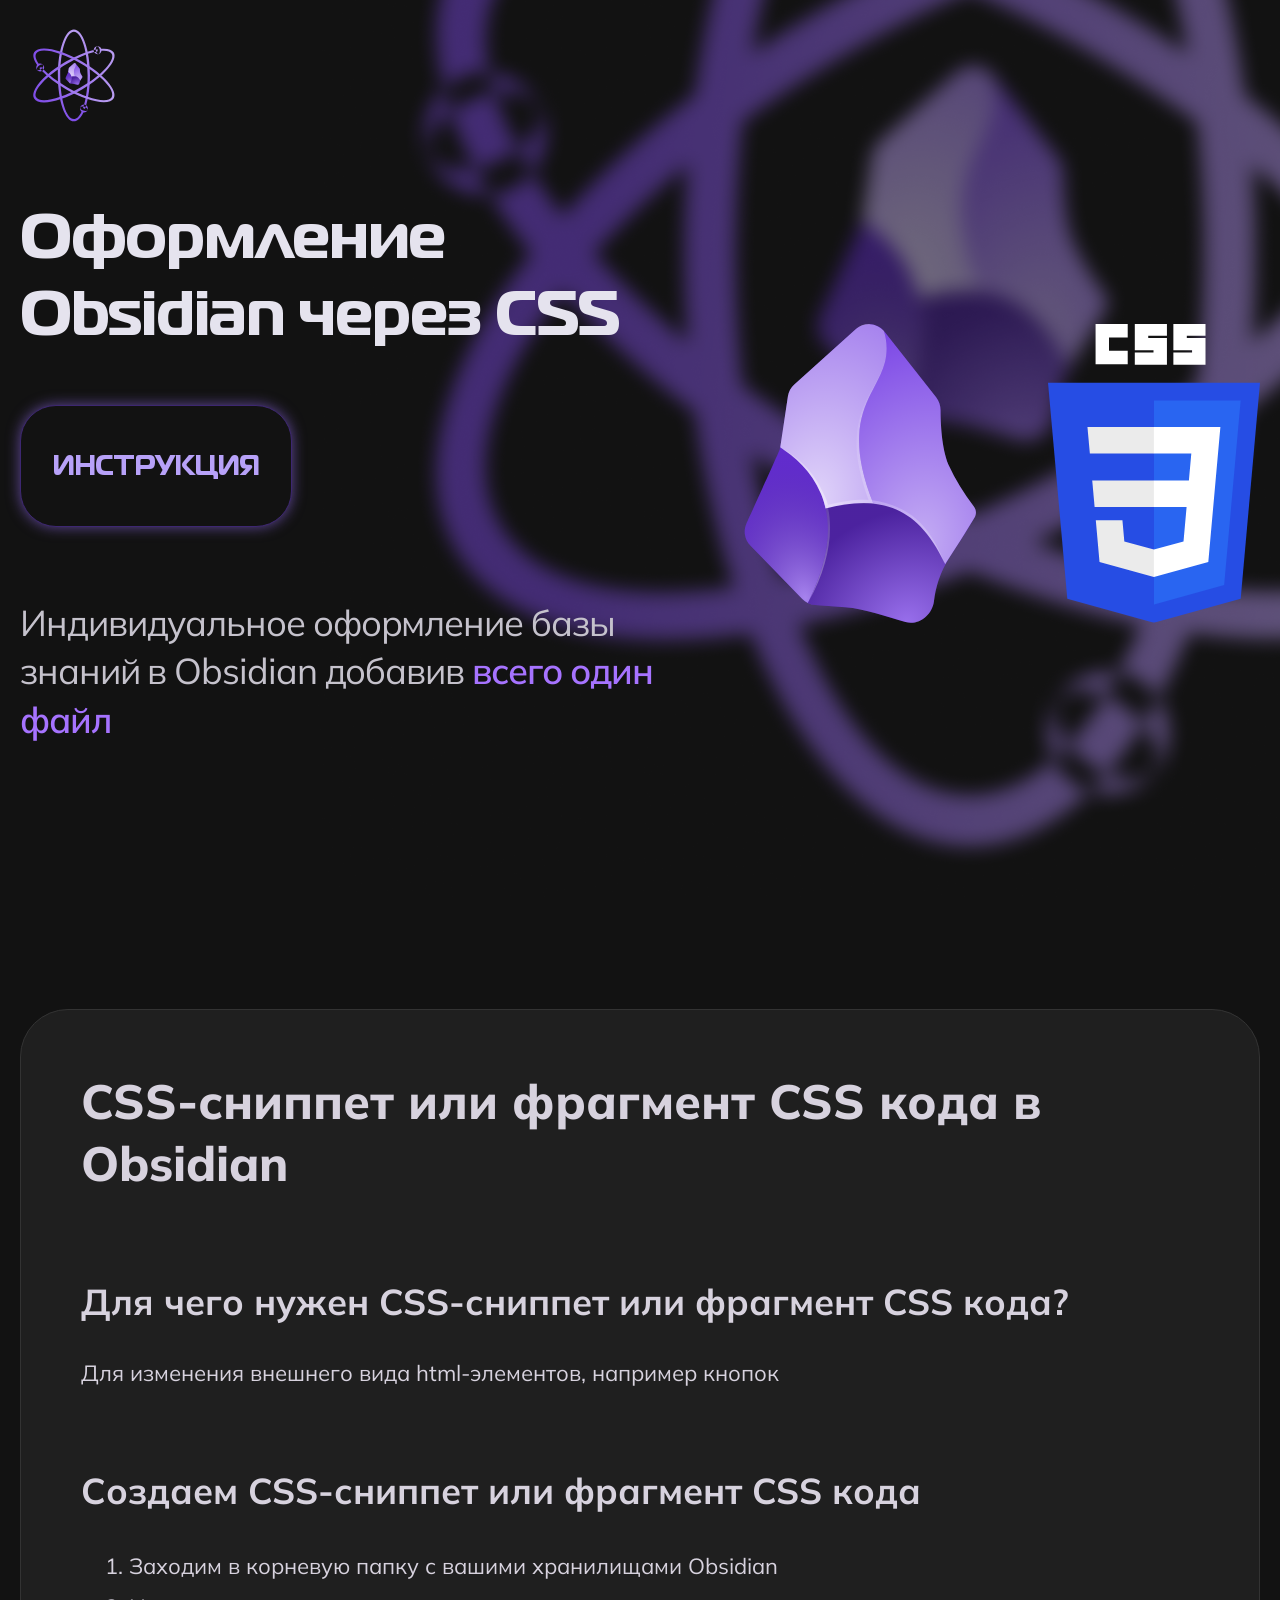
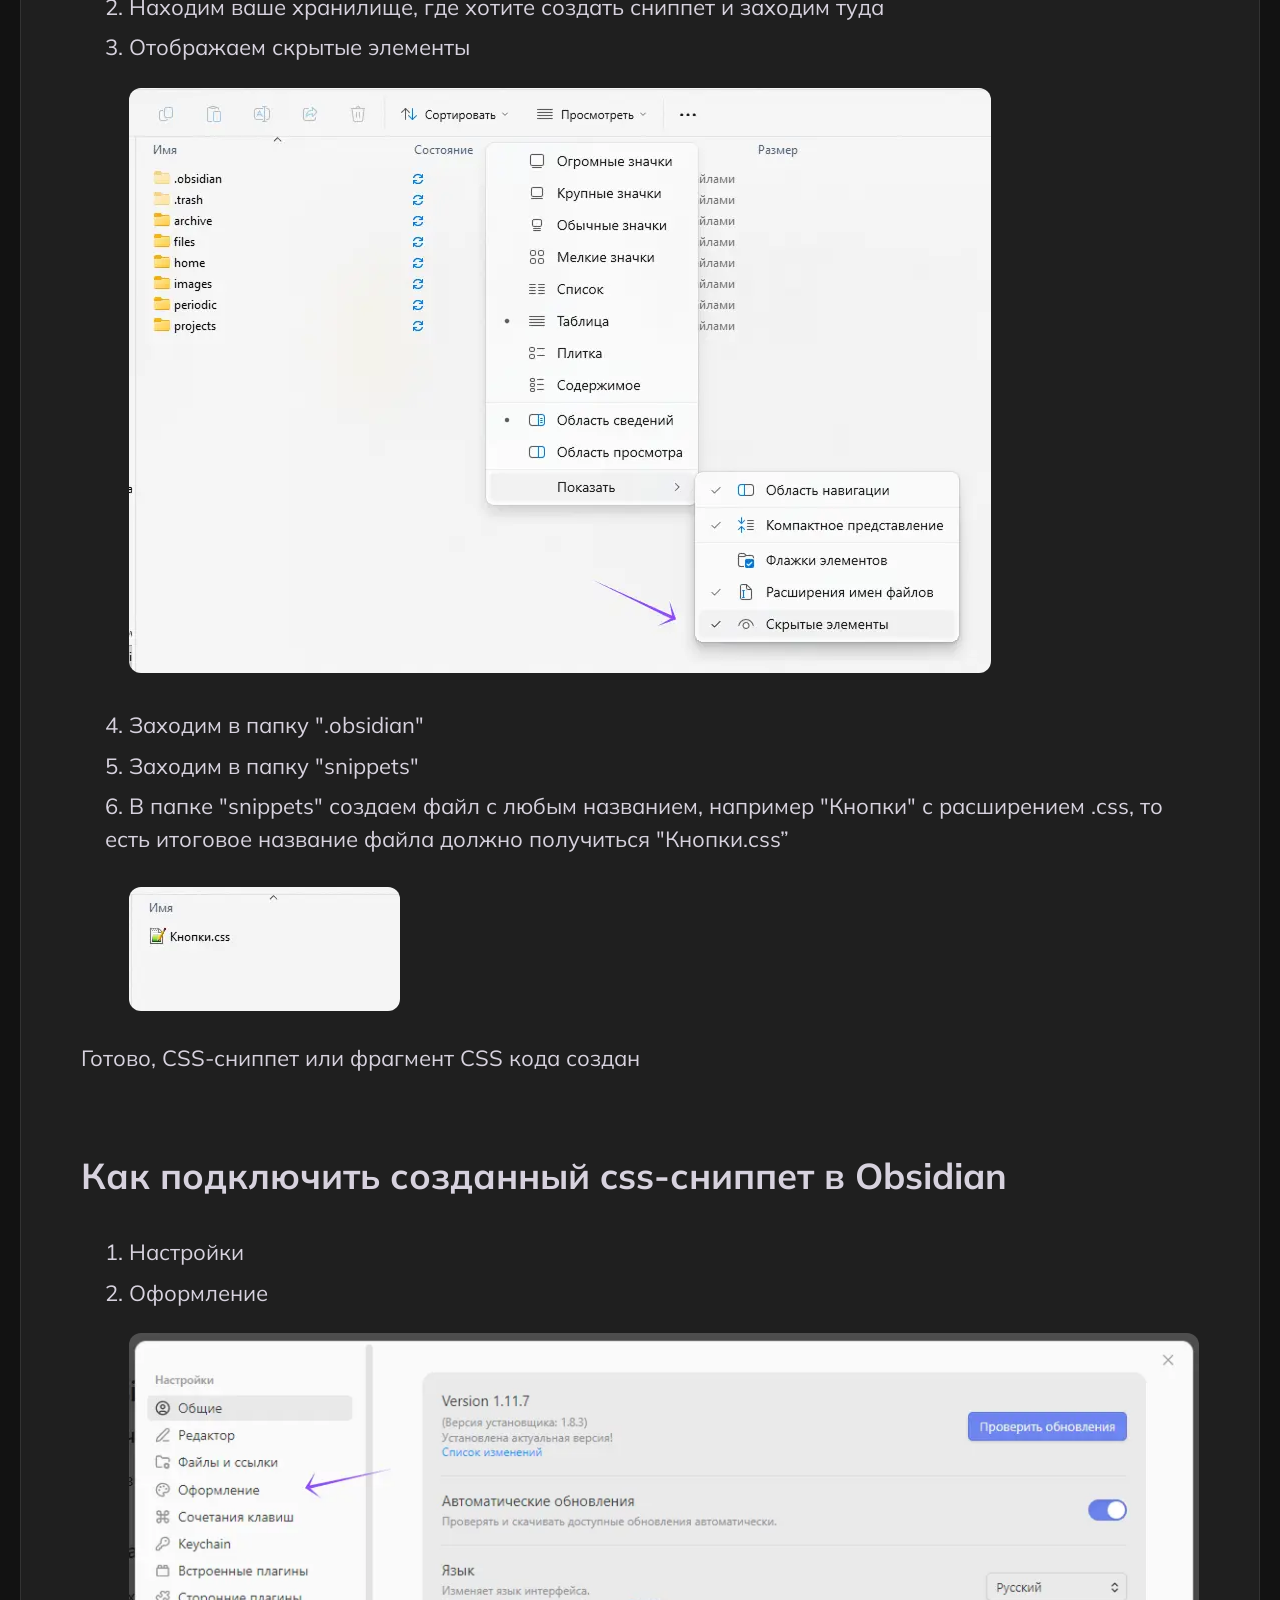
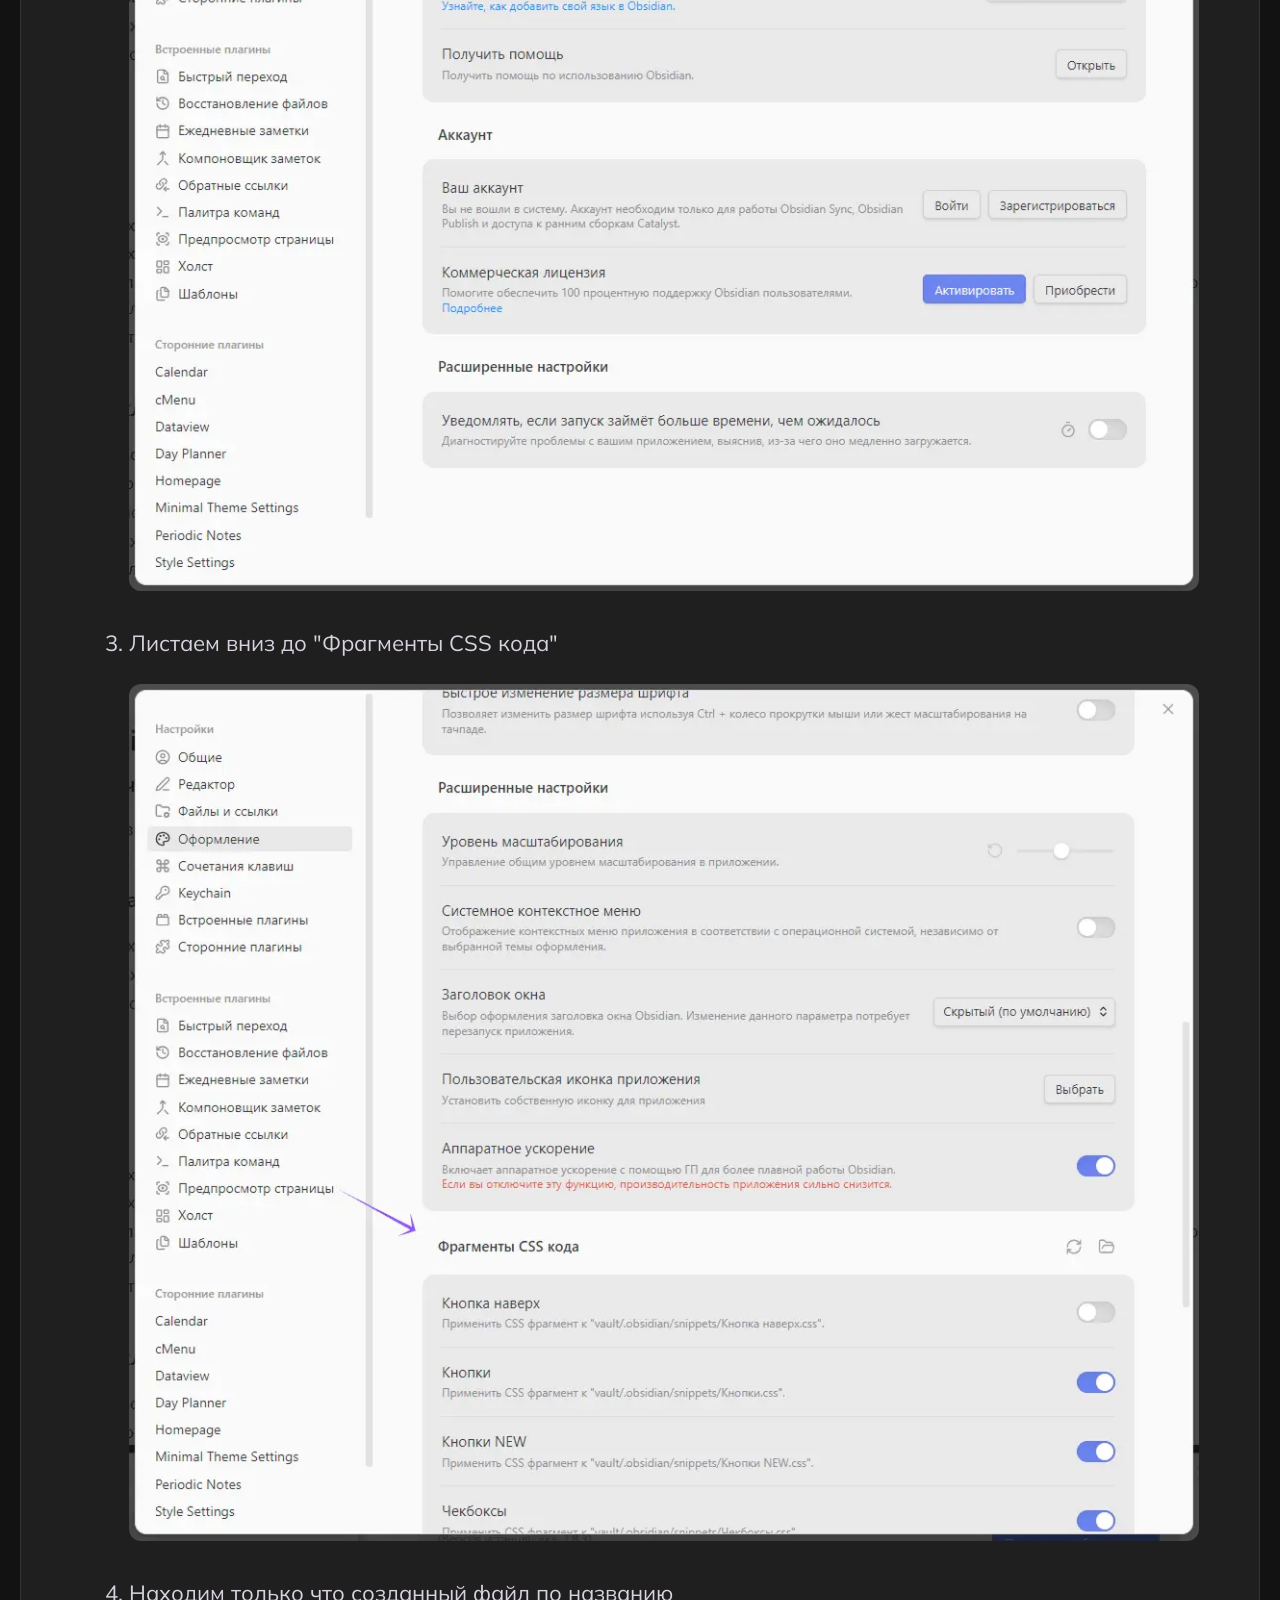
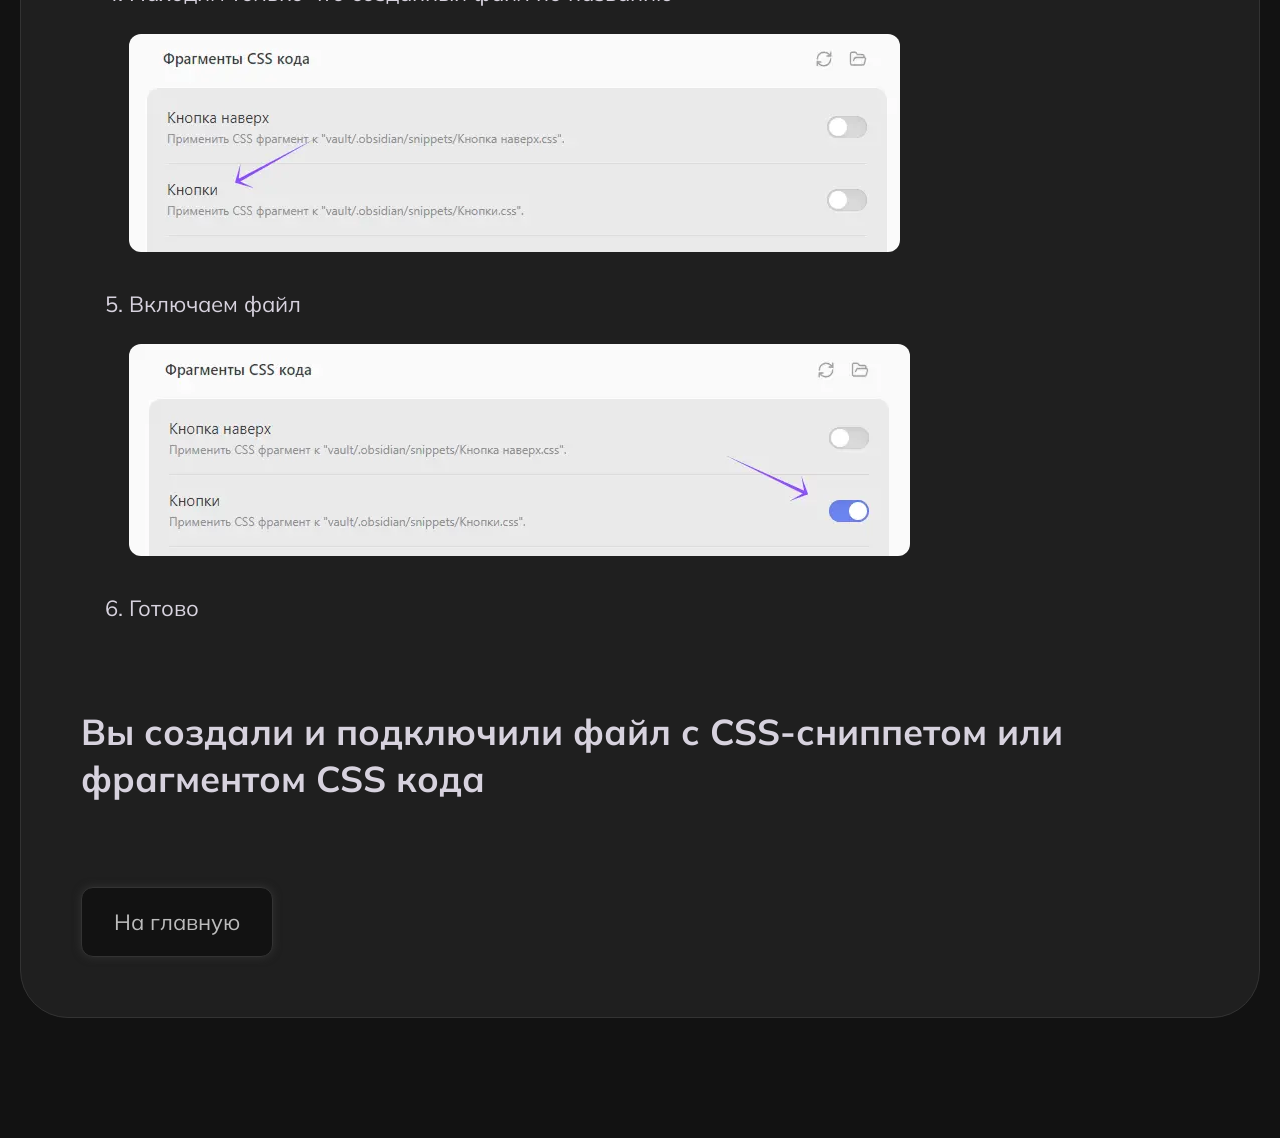
<file: css-snippet.html>
<!DOCTYPE html>
<html lang="ru">
<head>
  <meta charset="UTF-8">
  <meta name="viewport" content="width=device-width, initial-scale=1.0">
  <title>Создаем CSS сниппет в Obsidian — Понятная инструкция | Obsidian Learning</title>
	<meta name="description" content="Личное оформление базы знаний в Obsidian добавив всего один файл">
  <link rel="stylesheet" href="style.css">
  <link rel="icon" href="favicon.svg" type="image/svg+xml">
  <link rel="icon" href="favicon.png" type="image/png">
  <link rel="preconnect" href="font/">
  <link rel="preconnect" href="img/">
	<script src="scripts/metrika.js" defer></script>
	<link rel="canonical" href="https://obsidian-learning.ru/css-snippet"/>
	<noscript><div><img src="https://mc.yandex.ru/watch/106737600" style="position:absolute; left:-9999px;" alt="" /></div></noscript>

</head>
<body>

	<a href="" class="header-logo" title="Логотип">
		<svg viewBox="0 0 632 632" fill="none" xmlns="http://www.w3.org/2000/svg">
		<path d="M350.188 374.864C349.335 381.139 343.203 386.035 337.072 384.359C328.415 381.961 318.382 378.215 309.299 377.525L295.429 376.474C293.191 376.31 291.09 375.328 289.527 373.714L265.591 349.071C264.307 347.749 263.452 346.069 263.136 344.252C262.82 342.435 263.058 340.564 263.82 338.885C263.82 338.885 278.608 306.357 279.166 304.648C279.723 302.972 281.723 288.22 282.904 280.268C283.227 278.162 284.271 276.235 285.855 274.814L314.119 249.35C315.053 248.514 316.146 247.879 317.334 247.483C318.521 247.087 319.776 246.938 321.023 247.046C322.27 247.153 323.481 247.515 324.584 248.109C325.686 248.703 326.655 249.517 327.432 250.5L351.204 280.728C352.532 282.449 353.247 284.566 353.237 286.741C353.237 292.458 353.729 304.221 356.877 311.811C360.03 318.64 363.946 325.088 368.55 331.032C369.119 331.757 369.458 332.636 369.522 333.556C369.586 334.476 369.373 335.394 368.91 336.191C366.812 339.739 362.713 346.508 356.877 355.215C353.216 361.184 350.931 367.897 350.188 374.864Z" fill="#6C31E3"/>
		<path d="M292.084 375.554C303.2 352.982 302.905 336.783 298.15 325.283C293.822 314.637 285.723 307.934 279.362 303.762C279.231 304.386 279.034 304.977 278.772 305.536L263.82 338.886C263.062 340.568 262.829 342.441 263.151 344.258C263.472 346.075 264.334 347.753 265.623 349.072L289.527 373.714C290.281 374.47 291.166 375.094 292.084 375.554Z" fill="url(#paint0_radial_93_9299)"/>
		<path d="M322.315 329.752C325.299 330.048 328.217 330.705 331.103 331.756C340.218 335.173 348.514 342.862 355.367 357.68C355.859 356.826 356.35 356.005 356.875 355.216C361.063 348.989 365.076 342.645 368.909 336.192C369.376 335.398 369.595 334.482 369.536 333.562C369.478 332.642 369.145 331.761 368.581 331.033C363.966 325.09 360.039 318.642 356.875 311.812C353.727 304.255 353.268 292.459 353.235 286.742C353.235 284.573 352.547 282.438 351.202 280.729L327.43 250.5L327.037 250.008C328.775 255.758 328.676 260.358 327.594 264.53C326.61 268.408 324.774 271.923 322.84 275.636C322.184 276.885 321.528 278.166 320.905 279.48C317.822 285.382 316.054 291.884 315.724 298.538C315.397 306.489 317.003 316.445 322.282 329.752H322.315Z" fill="url(#paint1_radial_93_9299)"/>
		<path d="M322.283 329.752C317.004 316.444 315.397 306.489 315.725 298.537C316.053 290.652 318.348 284.737 320.906 279.48L322.873 275.636C324.775 271.923 326.578 268.407 327.595 264.53C328.802 259.736 328.608 254.695 327.037 250.007C325.406 248.212 323.133 247.135 320.713 247.012C318.293 246.889 315.922 247.729 314.118 249.35L285.854 274.814C284.27 276.235 283.226 278.163 282.903 280.269L279.46 303.137C279.46 303.367 279.394 303.564 279.361 303.794C285.723 307.934 293.789 314.637 298.15 325.25C299.002 327.353 299.724 329.555 300.248 331.953C307.414 329.962 314.865 329.206 322.283 329.719V329.752Z" fill="url(#paint2_radial_93_9299)"/>
		<path d="M337.104 384.36C343.203 386.036 349.335 381.14 350.187 374.831C350.885 368.847 352.651 363.038 355.401 357.68C348.515 342.861 340.219 335.173 331.137 331.756C321.464 328.141 310.938 329.357 300.249 331.953C302.643 342.828 301.233 357.056 292.117 375.554C293.134 376.08 294.281 376.376 295.429 376.474L309.824 377.558C317.627 378.117 329.268 382.158 337.104 384.36Z" fill="url(#paint3_radial_93_9299)"/>
		<path fill-rule="evenodd" clip-rule="evenodd" d="M315.79 298.045C315.43 305.93 316.413 314.933 321.693 328.207L320.053 328.043C315.299 314.21 314.249 307.113 314.61 299.129C314.938 291.145 317.528 285 320.086 279.743C320.742 278.429 322.25 275.965 322.906 274.716C324.808 271.003 326.086 269.065 327.168 265.68C328.742 260.949 328.414 258.715 328.218 256.48C329.431 264.53 324.808 271.529 321.332 278.659C318.114 284.648 316.213 291.258 315.758 298.045H315.79Z" fill="url(#paint4_radial_93_9299)"/>
		<path fill-rule="evenodd" clip-rule="evenodd" d="M299.725 325.84C300.38 327.286 300.938 328.469 301.331 330.276L299.921 330.605C299.364 328.502 298.938 326.99 298.118 325.183C293.331 313.913 285.658 308.097 279.428 303.826C286.969 307.9 294.741 314.307 299.725 325.84Z" fill="url(#paint5_radial_93_9299)"/>
		<path fill-rule="evenodd" clip-rule="evenodd" d="M301.398 331.722C304.021 344.044 301.07 359.716 292.381 374.962C299.66 359.848 303.201 345.358 300.25 331.919L301.398 331.689V331.722Z" fill="url(#paint6_radial_93_9299)"/>
		<path fill-rule="evenodd" clip-rule="evenodd" d="M331.431 330.573C345.694 335.929 351.203 347.659 355.302 357.483C350.219 347.232 343.17 335.896 330.906 331.691C321.594 328.471 313.725 328.865 300.248 331.921L299.953 330.606C314.249 327.321 321.725 326.926 331.431 330.606V330.573Z" fill="url(#paint7_radial_93_9299)"/>
		<path fill-rule="evenodd" clip-rule="evenodd" d="M374.159 558.868C374.621 558.963 375.084 559.045 375.548 559.112C358.732 594.486 337.97 615.384 315.5 615.384C259.443 615.384 214 485.323 214 324.884C214 164.446 259.443 34.3854 315.5 34.3848C371.557 34.3849 417 164.446 417 324.884C417 396.819 407.863 462.648 392.732 513.384C403.834 520.57 407.468 535.28 400.781 546.862C395.267 556.413 384.402 560.948 374.159 558.868ZM363.852 554.151C354.077 546.624 351.142 532.84 357.48 521.862C362.216 513.66 370.898 509.156 379.743 509.365C393.577 460.528 402 395.839 402 324.884C402 172.731 363.273 49.3862 315.501 49.3852C267.728 49.3852 229 172.73 229 324.884C229 477.039 267.727 600.384 315.5 600.384C333.292 600.384 349.828 583.274 363.577 553.94C363.668 554.012 363.76 554.081 363.852 554.151ZM374.552 547.168C387.009 551.695 399.019 550.105 401.377 543.617C403.359 538.162 397.888 530.981 388.692 526.142C387.38 530.051 386.032 533.855 384.645 537.548L372.965 530.805C374.005 527.858 375.022 524.831 376.016 521.73C366.368 519.937 358.168 521.983 356.263 527.223C353.906 533.712 362.094 542.641 374.552 547.168ZM388.692 526.142C390.082 522.005 391.429 517.751 392.732 513.384C392.373 513.152 392.005 512.928 391.631 512.712C387.876 510.544 383.792 509.461 379.743 509.365C378.541 513.609 377.298 517.732 376.016 521.73C378.314 522.156 380.693 522.8 383.09 523.671C385.074 524.392 386.95 525.225 388.692 526.142ZM365.793 555.506C365.536 555.343 365.281 555.179 365.031 555.008L365.553 555.354C365.632 555.406 365.713 555.455 365.793 555.506ZM368.753 557.108C368.036 556.78 367.328 556.415 366.631 556.013C367.328 556.415 368.036 556.781 368.753 557.108Z" fill="url(#paint8_linear_93_9299)"/>
		<path fill-rule="evenodd" clip-rule="evenodd" d="M489.004 157.803C488.855 157.355 488.695 156.913 488.521 156.478C527.564 153.354 556.043 160.885 567.278 180.345C595.306 228.891 505.391 333.277 366.447 413.496C227.504 493.715 92.1464 519.391 64.1177 470.845C36.0893 422.298 126.004 317.913 264.947 237.693C327.245 201.726 388.822 176.724 440.327 164.46C440.999 151.252 451.921 140.75 465.295 140.75C476.324 140.75 485.683 147.892 489.004 157.803ZM490.072 169.087C488.441 181.316 477.971 190.75 465.295 190.75C455.824 190.75 447.583 185.483 443.341 177.718C394.13 190.156 333.896 215.206 272.447 250.684C140.679 326.76 53.2227 421.971 77.108 463.344C100.994 504.716 227.178 476.583 358.947 400.506C490.717 324.429 578.173 229.217 554.287 187.845C545.391 172.436 522.306 166.671 490.027 169.431C490.043 169.316 490.057 169.202 490.072 169.087ZM478.675 163.312C476.366 150.261 468.985 140.655 462.187 141.856C456.472 142.867 452.989 151.196 453.396 161.579C457.436 160.761 461.405 160.027 465.297 159.381V172.868C462.225 173.441 459.096 174.074 455.912 174.764C459.184 184.015 465.056 190.094 470.546 189.123C477.344 187.921 480.983 176.365 478.675 163.312ZM453.396 161.579C449.118 162.445 444.76 163.405 440.327 164.46C440.306 164.887 440.295 165.317 440.295 165.75C440.295 170.086 441.399 174.163 443.341 177.718C447.617 176.637 451.809 175.653 455.912 174.764C455.133 172.56 454.501 170.178 454.057 167.667C453.689 165.588 453.473 163.547 453.396 161.579ZM490.275 166.729C490.263 167.033 490.248 167.336 490.225 167.638L490.264 167.013C490.269 166.918 490.271 166.823 490.275 166.729ZM490.183 163.364C490.257 164.149 490.295 164.945 490.295 165.75C490.295 166.078 490.287 166.404 490.275 166.729C490.287 166.404 490.296 166.077 490.296 165.749C490.296 164.944 490.258 164.149 490.183 163.364Z" fill="url(#paint9_linear_93_9299)"/>
		<path fill-rule="evenodd" clip-rule="evenodd" d="M83.7321 258.329C83.4191 258.682 83.1163 259.042 82.8261 259.41C60.5992 227.16 52.8825 198.73 64.1173 179.271C92.1459 130.725 227.504 156.4 366.447 236.619C505.391 316.839 595.306 421.224 567.278 469.771C539.249 518.317 403.892 492.641 264.948 412.422C202.65 376.455 150.209 335.628 113.836 297.156C102.062 303.178 87.5057 298.97 80.8185 287.388C75.3042 277.837 76.8094 266.16 83.7321 258.329ZM92.9699 251.762C104.377 247.059 117.782 251.41 124.12 262.388C128.856 270.59 128.414 280.361 123.811 287.917C159.188 324.316 211 363.955 272.448 399.432C404.217 475.509 530.4 503.643 554.287 462.271C578.173 420.899 490.717 325.687 358.948 249.61C227.178 173.533 100.994 145.399 77.1076 186.771C68.2115 202.18 74.7614 225.055 93.2909 251.629C93.1839 251.672 93.0769 251.717 92.9699 251.762ZM93.6679 264.519C83.5193 273.044 78.8911 284.24 83.3309 289.527C87.0638 293.971 96.0179 292.823 104.807 287.278C102.078 284.188 99.4579 281.118 96.9519 278.071L108.633 271.327C110.665 273.701 112.778 276.095 114.967 278.507C121.342 271.048 123.672 262.923 120.085 258.654C115.645 253.368 103.818 255.994 93.6679 264.519ZM104.807 287.278C107.695 290.55 110.706 293.845 113.836 297.156C114.217 296.961 114.595 296.755 114.969 296.538C118.724 294.371 121.703 291.376 123.811 287.917C120.737 284.754 117.788 281.616 114.967 278.507C113.448 280.283 111.701 282.022 109.749 283.662C108.132 285.02 106.472 286.228 104.807 287.278ZM90.8269 252.766C91.0969 252.624 91.3669 252.485 91.6389 252.354L91.0779 252.633C90.9939 252.676 90.9109 252.721 90.8269 252.766ZM87.9591 254.527C88.6019 254.07 89.2722 253.64 89.9691 253.237C90.2529 253.073 90.5389 252.917 90.8269 252.766C90.5389 252.917 90.2518 253.073 89.9678 253.237C89.2708 253.639 88.6018 254.07 87.9591 254.527Z" fill="url(#paint10_linear_93_9299)"/>
		<defs>
		<radialGradient id="paint0_radial_93_9299" cx="0" cy="0" r="1" gradientTransform="matrix(-15.7389 -60.7857 40.331 -10.5143 290.871 373.353)" gradientUnits="userSpaceOnUse">
		<stop stop-color="white" stop-opacity="0.4"/>
		<stop offset="1" stop-opacity="0.1"/>
		</radialGradient>
		<radialGradient id="paint1_radial_93_9299" cx="0" cy="0" r="1" gradientTransform="matrix(13.4436 -101.857 75.0876 9.85714 344.186 347.593)" gradientUnits="userSpaceOnUse">
		<stop stop-color="white" stop-opacity="0.6"/>
		<stop offset="1" stop-color="white" stop-opacity="0.1"/>
		</radialGradient>
		<radialGradient id="paint2_radial_93_9299" cx="0" cy="0" r="1" gradientTransform="matrix(18.69 -85.7572 58.3651 12.8143 294.641 329.522)" gradientUnits="userSpaceOnUse">
		<stop stop-color="white" stop-opacity="0.8"/>
		<stop offset="1" stop-color="white" stop-opacity="0.4"/>
		</radialGradient>
		<radialGradient id="paint3_radial_93_9299" cx="0" cy="0" r="1" gradientTransform="matrix(-25.9036 -43.7 50.1677 -29.5714 337.563 384.688)" gradientUnits="userSpaceOnUse">
		<stop stop-color="white" stop-opacity="0.3"/>
		<stop offset="1" stop-opacity="0.3"/>
		</radialGradient>
		<radialGradient id="paint4_radial_93_9299" cx="0" cy="0" r="1" gradientTransform="matrix(-9.50892 44.6857 -30.1662 -6.57143 330.775 281.419)" gradientUnits="userSpaceOnUse">
		<stop stop-color="white" stop-opacity="0"/>
		<stop offset="1" stop-color="white" stop-opacity="0.2"/>
		</radialGradient>
		<radialGradient id="paint5_radial_93_9299" cx="0" cy="0" r="1" gradientTransform="matrix(23.6084 23.9857 -50.8236 50.2714 277.362 306.159)" gradientUnits="userSpaceOnUse">
		<stop stop-color="white" stop-opacity="0.2"/>
		<stop offset="1" stop-color="white" stop-opacity="0.4"/>
		</radialGradient>
		<radialGradient id="paint6_radial_93_9299" cx="0" cy="0" r="1" gradientTransform="matrix(6.55788 38.7714 -82.3014 14.1286 302.71 322.095)" gradientUnits="userSpaceOnUse">
		<stop stop-color="white" stop-opacity="0.1"/>
		<stop offset="1" stop-color="white" stop-opacity="0.3"/>
		</radialGradient>
		<radialGradient id="paint7_radial_93_9299" cx="0" cy="0" r="1" gradientTransform="matrix(-53.1188 -27.9286 87.8756 -167.571 354.941 354.296)" gradientUnits="userSpaceOnUse">
		<stop stop-color="white" stop-opacity="0.2"/>
		<stop offset="0.5" stop-color="white" stop-opacity="0.2"/>
		<stop offset="1" stop-color="white" stop-opacity="0.3"/>
		</radialGradient>
		<linearGradient id="paint8_linear_93_9299" x1="315.918" y1="28.7171" x2="328.109" y2="628.573" gradientUnits="userSpaceOnUse">
		<stop stop-color="#BB9FF2"/>
		<stop offset="1" stop-color="#7E4BE7"/>
		</linearGradient>
		<linearGradient id="paint9_linear_93_9299" x1="59.0002" y1="473.316" x2="572.395" y2="162.83" gradientUnits="userSpaceOnUse">
		<stop stop-color="#7E4BE7"/>
		<stop offset="1" stop-color="#BB9FF2"/>
		</linearGradient>
		<linearGradient id="paint10_linear_93_9299" x1="571.977" y1="472.967" x2="46.3906" y2="183.596" gradientUnits="userSpaceOnUse">
		<stop stop-color="#BB9FF2"/>
		<stop offset="1" stop-color="#7E4BE7"/>
		</linearGradient>
		</defs>
		</svg>
	</a>

	<div class="title-background"></div>

	<main>
		<section class="section section__title--css-snippet">
			<div class="title-block title-block__css-snippet">
				<div class="title-block__info title-block__info__css-snippet">
					<div class="h1-bullet">
						<h1 class="h1 h1__css-snippet">Оформление Obsidian через CSS</h1>
						<div class="bullet">инструкция</div>
					</div>
					<div class="h2">Индивидуальное оформление базы знаний в Obsidian добавив <span>всего один файл</span></div>
				</div>
				<div class="title-block__image-block title-block__image-block__css-snippet">
					<div class="title-block__image__css-snippet__obsidian">
						<svg viewBox="0 0 327 422" fill="none" xmlns="http://www.w3.org/2000/svg">
						<g clip-path="url(#clip0_10_15)">
						<path d="M267.719 391.152C265.111 410.343 246.353 425.314 227.596 420.19C201.115 412.855 170.421 401.401 142.636 399.291L100.207 396.076C93.3583 395.576 86.9323 392.573 82.1513 387.636L8.9274 312.279C5.00094 308.235 2.38349 303.1 1.41714 297.543C0.45078 291.986 1.18047 286.266 3.51083 281.131C3.51083 281.131 48.7492 181.66 50.4544 176.435C52.1596 171.311 58.2783 126.197 61.8894 101.882C62.8798 95.4426 66.0706 89.5475 70.917 85.2026L157.381 7.33359C160.237 4.7795 163.583 2.83702 167.215 1.62544C170.847 0.413863 174.687 -0.0412313 178.501 0.288105C182.315 0.61744 186.022 1.72425 189.393 3.54057C192.764 5.35689 195.729 7.84437 198.106 10.8503L270.828 103.288C274.889 108.552 277.078 115.023 277.047 121.675C277.047 139.158 278.552 175.129 288.181 198.339C297.829 219.22 309.808 238.939 323.891 257.117C325.632 259.333 326.668 262.022 326.865 264.835C327.061 267.648 326.41 270.455 324.994 272.892C318.574 283.743 306.036 304.442 288.181 331.068C276.983 349.321 269.992 369.849 267.719 391.152Z" fill="#6C31E3"/>
						<path d="M89.9747 393.265C123.979 324.238 123.076 274.703 108.531 239.536C95.291 206.982 70.5152 186.485 51.0557 173.724C50.6545 175.633 50.0526 177.442 49.2502 179.15L3.5103 281.133C1.19258 286.278 0.479211 292.004 1.46355 297.561C2.44789 303.119 5.08408 308.249 9.02717 312.281L82.1508 387.638C84.4578 389.949 87.1661 391.858 89.9747 393.265Z" fill="url(#paint0_radial_10_15)"/>
						<path d="M182.458 253.201C191.586 254.105 200.513 256.115 209.34 259.33C237.225 269.779 262.603 293.291 283.567 338.605C285.072 335.993 286.576 333.481 288.181 331.07C300.993 312.026 313.269 292.627 324.994 272.894C326.424 270.467 327.092 267.665 326.913 264.852C326.735 262.039 325.716 259.345 323.991 257.119C309.874 238.946 297.86 219.227 288.181 198.341C278.552 175.231 277.148 139.16 277.047 121.677C277.047 115.046 274.941 108.515 270.828 103.29L198.106 10.8522L196.902 9.34509C202.218 26.9284 201.917 40.9951 198.607 53.7555C195.598 65.6117 189.981 76.3627 184.063 87.7165C182.057 91.5346 180.051 95.4531 178.145 99.4722C168.712 117.519 163.304 137.403 162.296 157.748C161.293 182.064 166.208 212.508 182.358 253.201H182.458Z" fill="url(#paint1_radial_10_15)"/>
						<path d="M182.356 253.199C166.207 212.507 161.292 182.062 162.295 157.747C163.298 133.633 170.319 115.547 178.143 99.4709L184.162 87.7152C189.979 76.3614 195.496 65.6104 198.606 53.7542C202.299 39.093 201.707 23.6775 196.901 9.34374C191.911 3.85239 184.957 0.559553 177.554 0.183122C170.15 -0.193309 162.899 2.37719 157.38 7.33422L70.9154 85.2033C66.069 89.5482 62.8783 95.4433 61.8878 101.882L51.3556 171.814C51.3556 172.517 51.155 173.12 51.0547 173.823C70.5142 186.483 95.1896 206.98 108.53 239.434C111.138 245.865 113.345 252.597 114.95 259.931C136.87 253.843 159.663 251.532 182.356 253.099V253.199Z" fill="url(#paint2_radial_10_15)"/>
						<path d="M227.697 420.191C246.354 425.315 265.111 410.344 267.719 391.053C269.855 372.754 275.257 354.989 283.668 338.604C262.604 293.29 237.226 269.778 209.441 259.329C179.851 248.276 147.652 251.994 114.952 259.932C122.275 293.189 117.961 336.695 90.0762 393.263C93.1857 394.871 96.6964 395.775 100.207 396.077L144.242 399.393C168.115 401.101 203.724 413.459 227.697 420.191Z" fill="url(#paint3_radial_10_15)"/>
						<path fill-rule="evenodd" clip-rule="evenodd" d="M162.499 156.241C161.396 180.355 164.405 207.885 180.555 248.478L175.539 247.975C160.995 205.675 157.785 183.972 158.888 159.556C159.891 135.141 167.816 116.352 175.64 100.275C177.646 96.2563 182.26 88.7206 184.266 84.9025C190.084 73.5487 193.996 67.6206 197.306 57.2715C202.121 42.8029 201.117 35.9706 200.516 29.1382C204.227 53.7548 190.084 75.1563 179.451 96.9596C169.608 115.274 163.793 135.487 162.399 156.241H162.499Z" fill="url(#paint4_radial_10_15)"/>
						<path fill-rule="evenodd" clip-rule="evenodd" d="M113.35 241.243C115.356 245.664 117.061 249.281 118.265 254.807L113.951 255.812C112.246 249.381 110.942 244.759 108.435 239.233C93.7898 204.77 70.3181 186.986 51.2598 173.924C74.3303 186.383 98.103 205.976 113.35 241.243Z" fill="url(#paint5_radial_10_15)"/>
						<path fill-rule="evenodd" clip-rule="evenodd" d="M118.465 259.23C126.49 296.908 117.462 344.835 90.8809 391.456C113.149 345.237 123.982 300.927 114.954 259.832L118.465 259.129V259.23Z" fill="url(#paint6_radial_10_15)"/>
						<path fill-rule="evenodd" clip-rule="evenodd" d="M210.341 255.713C253.975 272.091 270.826 307.961 283.365 338.003C267.817 306.655 246.251 271.99 208.736 259.13C180.249 249.283 156.176 250.489 114.95 259.833L114.047 255.814C157.781 245.766 180.651 244.56 210.341 255.814V255.713Z" fill="url(#paint7_radial_10_15)"/>
						</g>
						<defs>
						<radialGradient id="paint0_radial_10_15" cx="0" cy="0" r="1" gradientTransform="matrix(-48.1472 -185.881 123.377 -32.1524 86.2634 386.533)" gradientUnits="userSpaceOnUse">
						<stop stop-color="white" stop-opacity="0.4"/>
						<stop offset="1" stop-opacity="0.1"/>
						</radialGradient>
						<radialGradient id="paint1_radial_10_15" cx="0" cy="0" r="1" gradientTransform="matrix(41.1258 -311.476 229.702 30.1428 249.363 307.759)" gradientUnits="userSpaceOnUse">
						<stop stop-color="white" stop-opacity="0.6"/>
						<stop offset="1" stop-color="white" stop-opacity="0.1"/>
						</radialGradient>
						<radialGradient id="paint2_radial_10_15" cx="0" cy="0" r="1" gradientTransform="matrix(57.1748 -262.243 178.546 39.1857 97.7976 252.496)" gradientUnits="userSpaceOnUse">
						<stop stop-color="white" stop-opacity="0.8"/>
						<stop offset="1" stop-color="white" stop-opacity="0.4"/>
						</radialGradient>
						<radialGradient id="paint3_radial_10_15" cx="0" cy="0" r="1" gradientTransform="matrix(-79.2423 -133.633 153.469 -90.4286 229.101 421.196)" gradientUnits="userSpaceOnUse">
						<stop stop-color="white" stop-opacity="0.3"/>
						<stop offset="1" stop-opacity="0.3"/>
						</radialGradient>
						<radialGradient id="paint4_radial_10_15" cx="0" cy="0" r="1" gradientTransform="matrix(-29.089 136.648 -92.2822 -20.0952 208.34 105.4)" gradientUnits="userSpaceOnUse">
						<stop stop-color="white" stop-opacity="0"/>
						<stop offset="1" stop-color="white" stop-opacity="0.2"/>
						</radialGradient>
						<radialGradient id="paint5_radial_10_15" cx="0" cy="0" r="1" gradientTransform="matrix(72.2209 73.3476 -155.475 153.729 44.9404 181.057)" gradientUnits="userSpaceOnUse">
						<stop stop-color="white" stop-opacity="0.2"/>
						<stop offset="1" stop-color="white" stop-opacity="0.4"/>
						</radialGradient>
						<radialGradient id="paint6_radial_10_15" cx="0" cy="0" r="1" gradientTransform="matrix(20.0613 118.562 -251.77 43.2047 122.477 229.79)" gradientUnits="userSpaceOnUse">
						<stop stop-color="white" stop-opacity="0.1"/>
						<stop offset="1" stop-color="white" stop-opacity="0.3"/>
						</radialGradient>
						<radialGradient id="paint7_radial_10_15" cx="0" cy="0" r="1" gradientTransform="matrix(-162.497 -85.4047 268.822 -512.428 282.261 328.257)" gradientUnits="userSpaceOnUse">
						<stop stop-color="white" stop-opacity="0.2"/>
						<stop offset="0.5" stop-color="white" stop-opacity="0.2"/>
						<stop offset="1" stop-color="white" stop-opacity="0.3"/>
						</radialGradient>
						<clipPath id="clip0_10_15">
						<rect width="327" height="422" fill="white"/>
						</clipPath>
						</defs>
						</svg>
					</div>
					<div class="title-block__image__css-snippet__css">
						<svg viewBox="0 0 232 327" fill="none" xmlns="http://www.w3.org/2000/svg">
						<g clip-path="url(#clip0_19_281)">
						<path d="M232 64.2637L210.864 300.7L115.858 327.001L21.1134 300.737L0 64.2637H232Z" fill="#264DE4"/>
						<path d="M192.77 285.643L210.832 83.5977H116V306.896L192.77 285.643Z" fill="#2965F1"/>
						<path d="M48.4021 171.303L51.0052 200.305H116V171.303H48.4021Z" fill="#EBEBEB"/>
						<path d="M116 112.602H115.9H43.1716L45.8118 141.604H116V112.602Z" fill="#EBEBEB"/>
						<path d="M116 276.8V246.625L115.873 246.659L83.5261 237.937L81.4583 214.807H65.7405H52.3027L56.3718 260.345L115.866 276.837L116 276.8Z" fill="#EBEBEB"/>
						<path d="M52.063 0H87.2403V14.6895H66.7735V29.3789H87.2403V44.0684H52.063V0Z" fill="white"/>
						<path d="M94.9849 0H130.162V12.7734H109.695V15.3281H130.162V44.7071H94.9849V31.2949H115.452V28.7403H94.9849V0Z" fill="white"/>
						<path d="M137.197 0H172.374V12.7734H151.908V15.3281H172.374V44.7071H137.197V31.2949H157.664V28.7403H137.197V0Z" fill="white"/>
						<path d="M151.664 200.305L148.293 237.919L115.9 246.65V276.823L175.441 260.345L175.878 255.445L182.703 179.091L183.412 171.303L188.655 112.602H115.9V141.604H156.826L154.183 171.303H115.9V200.305H151.664Z" fill="white"/>
						</g>
						<defs>
						<clipPath id="clip0_19_281">
						<rect width="232" height="327" fill="white"/>
						</clipPath>
						</defs>
						</svg>
					</div>
				</div>
			</div>
		</section>

		<section class="section section__article">
			<div class="article">
				<h2 class="article__h1">CSS-сниппет или фрагмент CSS кода в Obsidian</h2>
				<div class="article__content">
					<div class="article__elements">
						<h3 class="article__h3">Для чего нужен CSS-сниппет или фрагмент CSS кода?</h3>
						<div class="article__p lh1">Для изменения внешнего вида html-элементов, например кнопок</div>
					</div>
					<div class="article__elements">
						<h3 class="article__h3">Создаем CSS-сниппет или фрагмент CSS кода</h3>
						<ol class="article__ol">
							<li class="article__li">1. Заходим в корневую папку с вашими хранилищами Obsidian</li>
							<li class="article__li">2. Находим ваше хранилище, где хотите создать сниппет и заходим туда</li>
							<li class="article__li">3. Отображаем скрытые элементы
								<div class="article__li-image-block">
									<img class="css-snippet-article__img-li__1" src="img/css-snippet/css-snippet-article__img-li__1.webp" alt="Как отобразить скрытые элементы в Windows 11" title="Как отобразить скрытые элементы в Windows 11">
								</div>
							</li>
							<li class="article__li">4. Заходим в папку ".obsidian"</li>
							<li class="article__li">5. Заходим в папку "snippets"</li>
							<li class="article__li">6. В папке "snippets" создаем файл с любым названием, например "Кнопки" с расширением .css, то есть итоговое название файла должно получиться "Кнопки.css”</li>
							<div class="article__li-image-block article__li-image-block__padd_b_0">
								<img class="css-snippet-article__img-li__2" src="img/css-snippet/css-snippet-article__img-li__2.webp" alt="Название файла CSS-сниппета или фрагмента кода CSS для Obsidian" title="Название файла CSS-сниппета или фрагмента кода CSS для Obsidian">
							</div>
						</ol>
						<div class="article__p lh1">Готово, CSS-сниппет или фрагмент CSS кода создан</div>
					</div>
					<div class="article__elements">
						<h3 class="article__h3">Как подключить созданный css-сниппет в Obsidian</h3>
						<ol class="article__ol">
							<li class="article__li">1. Настройки</li>
							<li class="article__li">2. Оформление
								<div class="article__li-image-block">
									<img class="css-snippet-article__img-li__3" src="img/css-snippet/css-snippet-article__img-li__3.webp" alt="Настройки Obsidian — Оформление" title="Настройки Obsidian — Оформление">
								</div>
							</li>
							<li class="article__li">3. Листаем вниз до "Фрагменты CSS кода"
								<div class="article__li-image-block">
									<img class="css-snippet-article__img-li__4" src="img/css-snippet/css-snippet-article__img-li__4.webp" alt="Настройки Obsidian — Оформление — Фрагменты CSS кода" title="Настройки Obsidian — Оформление — Фрагменты CSS кода">
								</div>
							</li>
							<li class="article__li">4. Находим только что созданный файл по названию
								<div class="article__li-image-block">
									<img class="css-snippet-article__img-li__5" src="img/css-snippet/css-snippet-article__img-li__5.webp" alt="Фрагменты CSS кода — Название CSS-сниппета" title="Фрагменты CSS кода — Название CSS-сниппета">
								</div>
							</li>
							<li class="article__li">5. Включаем файл
								<div class="article__li-image-block">
									<img class="css-snippet-article__img-li__6" src="img/css-snippet/css-snippet-article__img-li__6.webp" alt="Фрагменты CSS кода — Название CSS-сниппета — Как включить файл" title="Фрагменты CSS кода — Название CSS-сниппета — Как включить файл">
								</div>
							</li>
							<li class="article__li">6. Готово</li>
						</ol>
					</div>
					<div class="article__elements">
						<h3 class="article__h3">Вы создали и подключили файл с CSS-сниппетом или фрагментом CSS кода</h3>
					</div>
				<a href="" class="button__home">На главную</a>
				</div>
			</div>
		</section>

	</main>
  
</body>
</html>
</file>
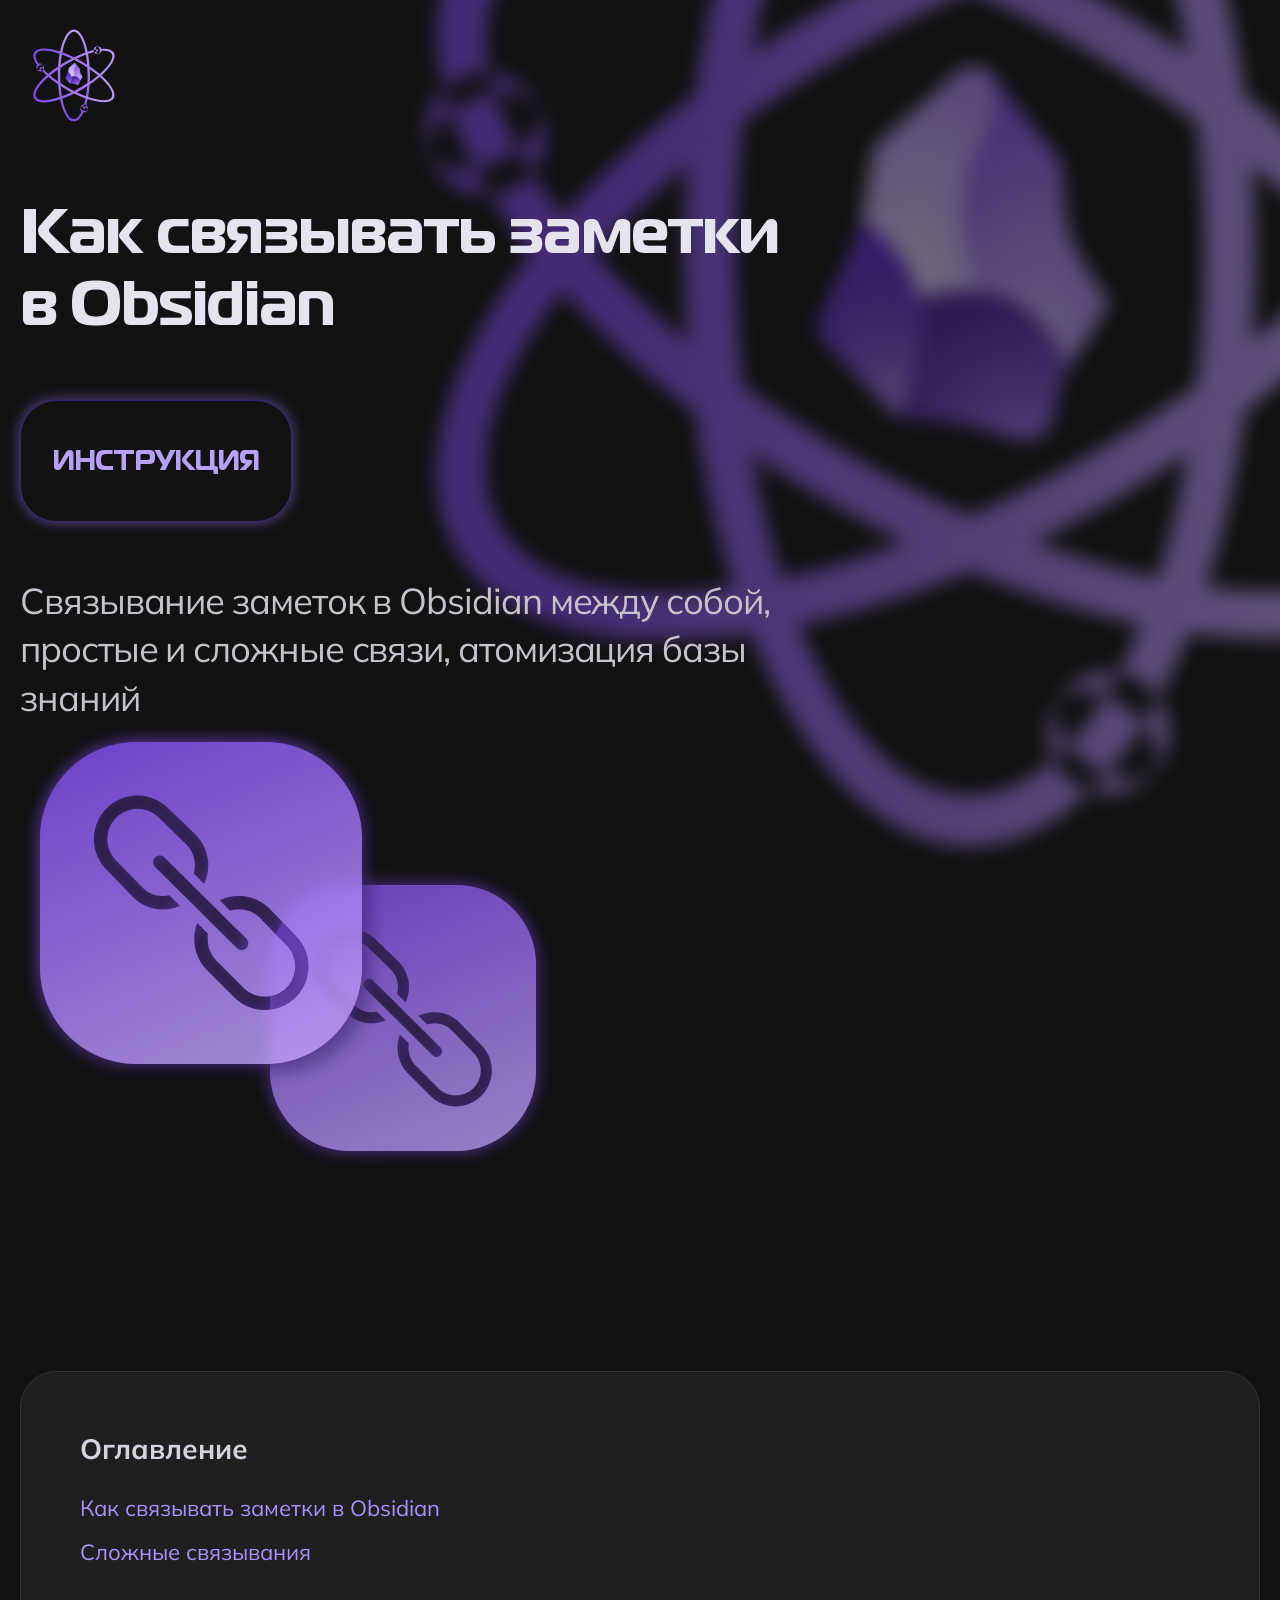
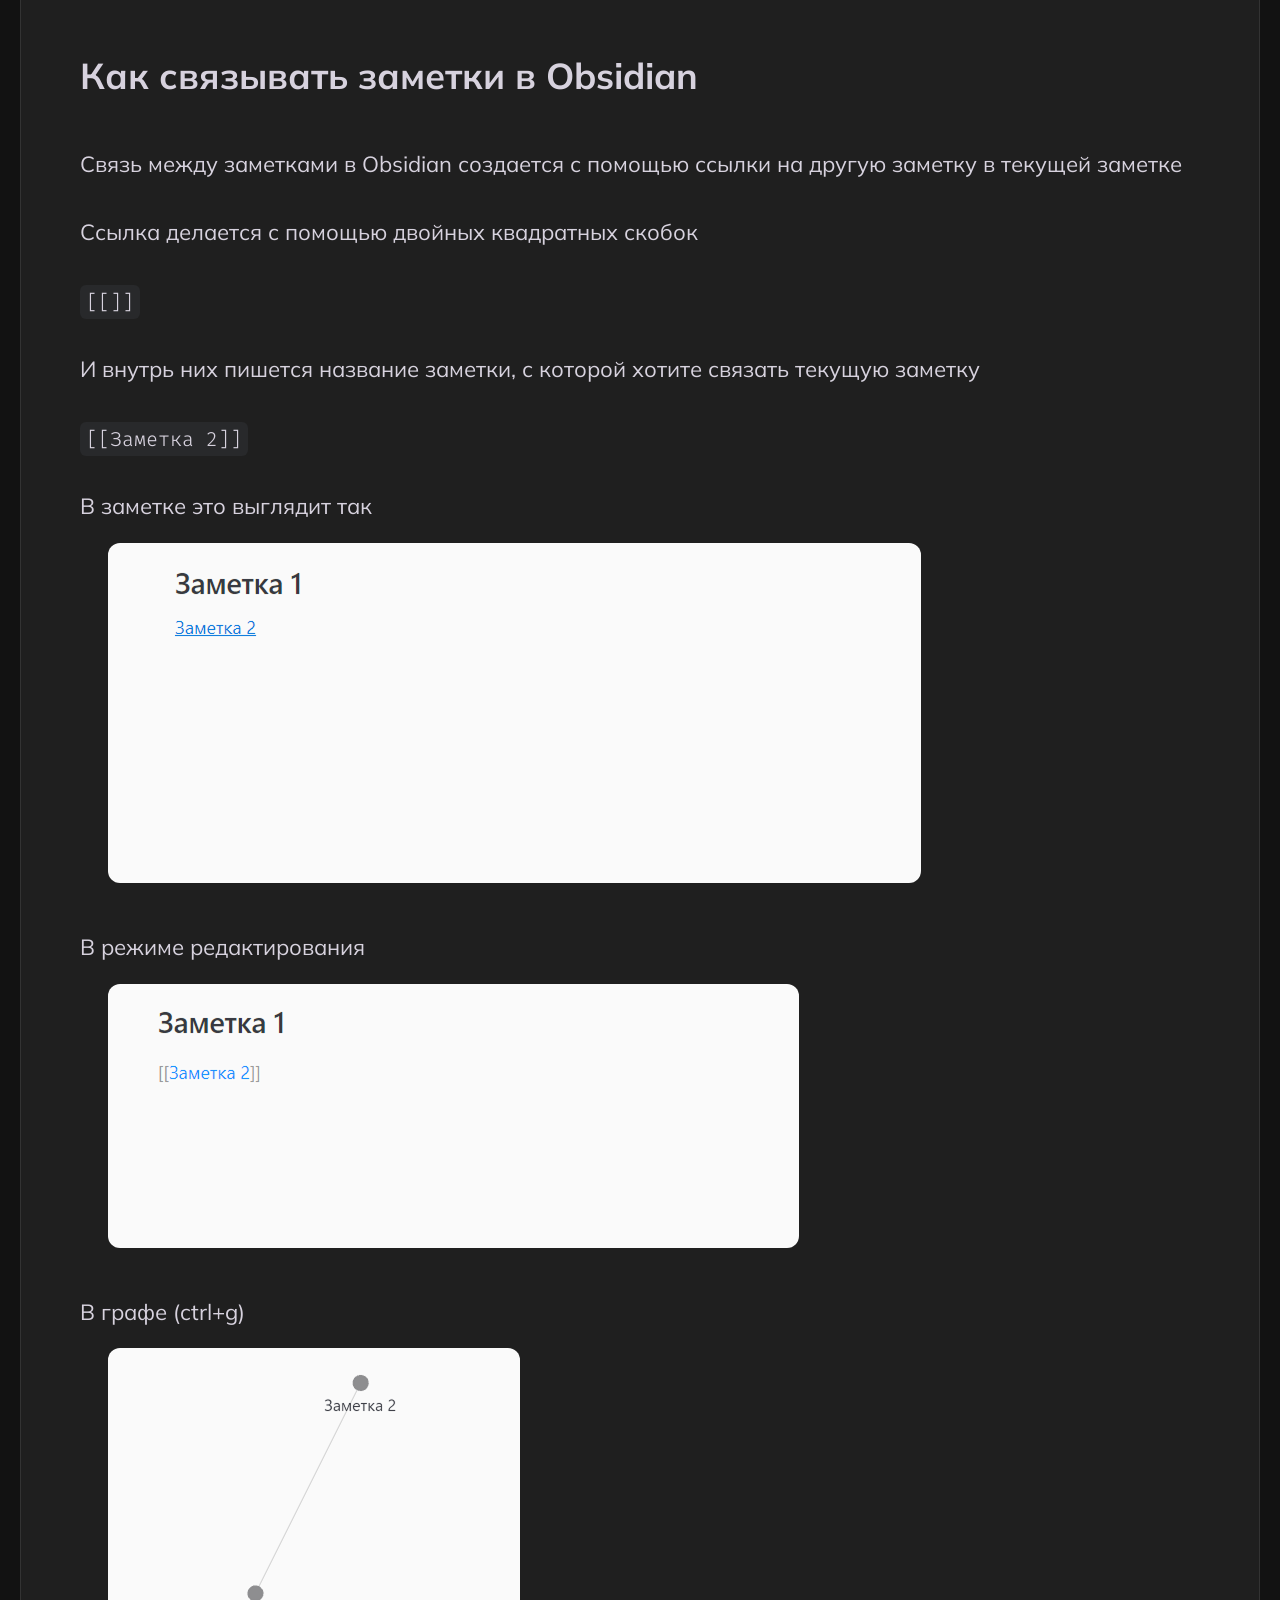
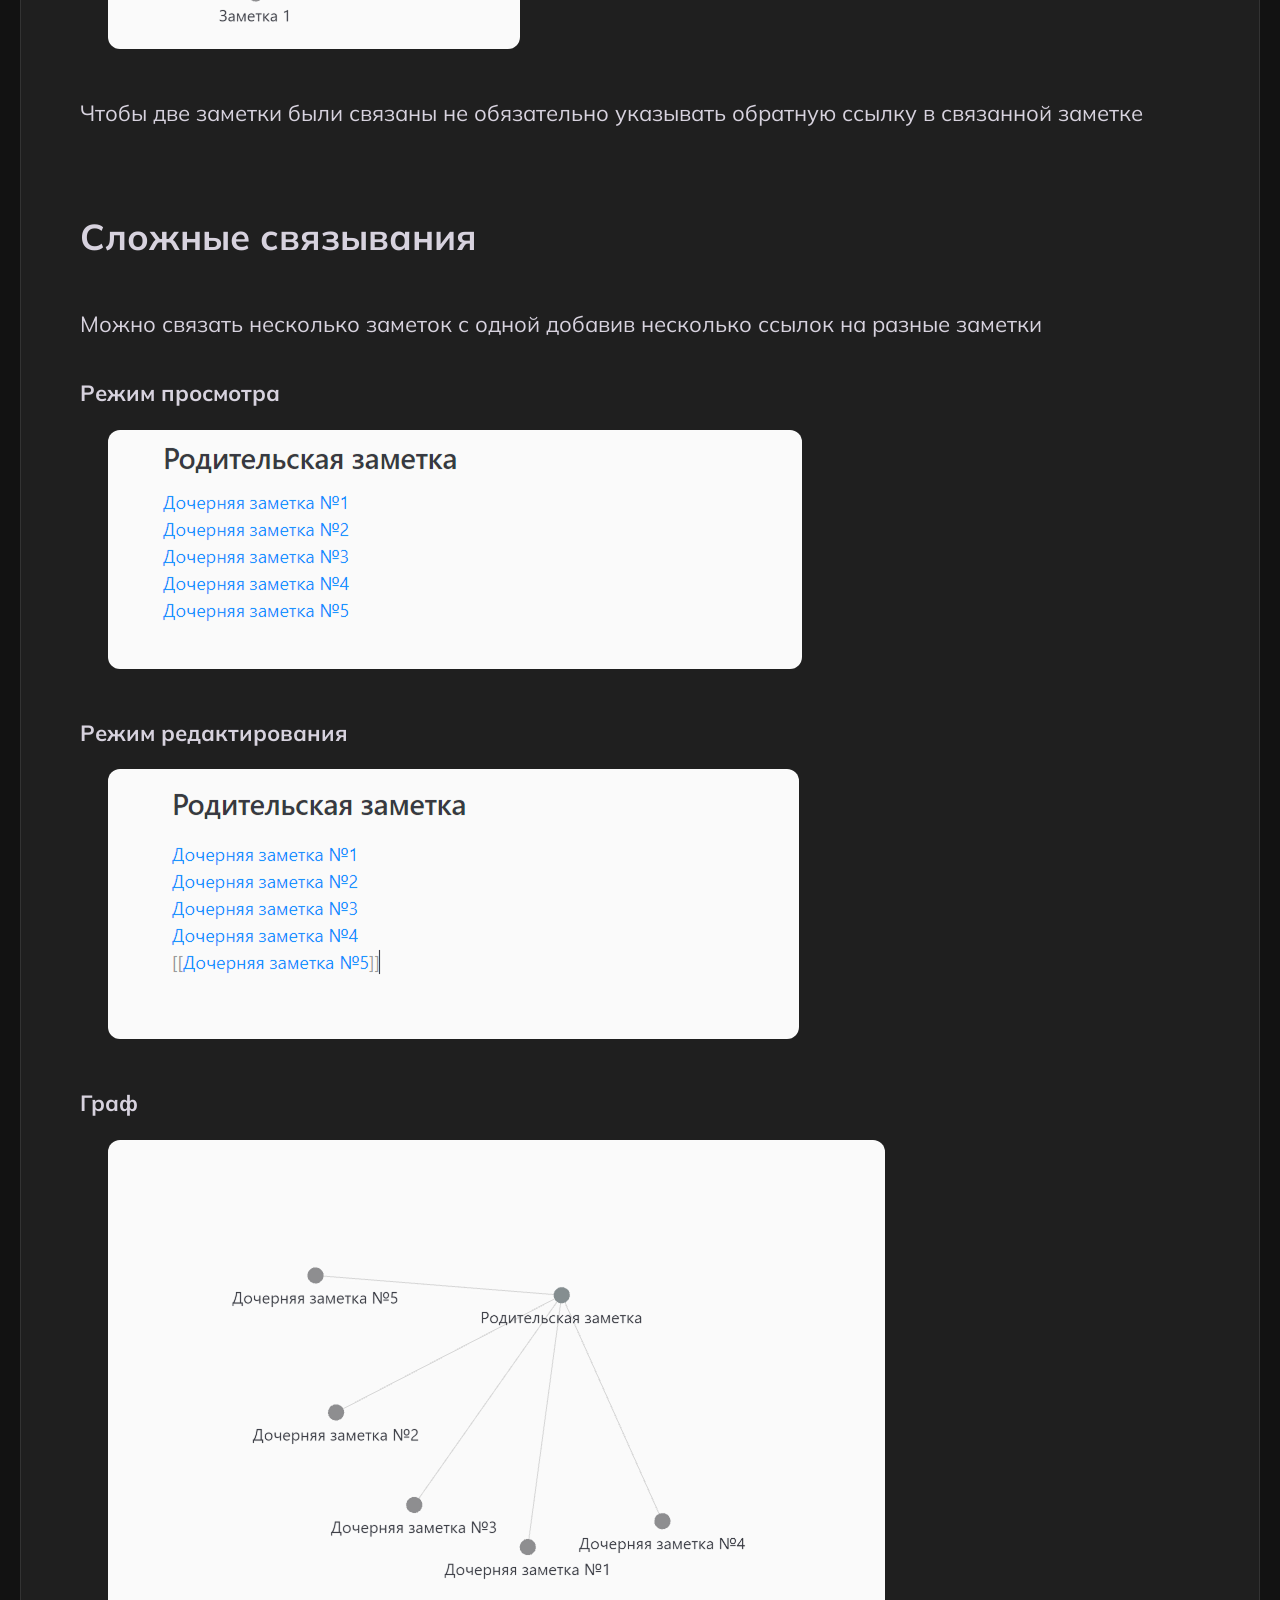
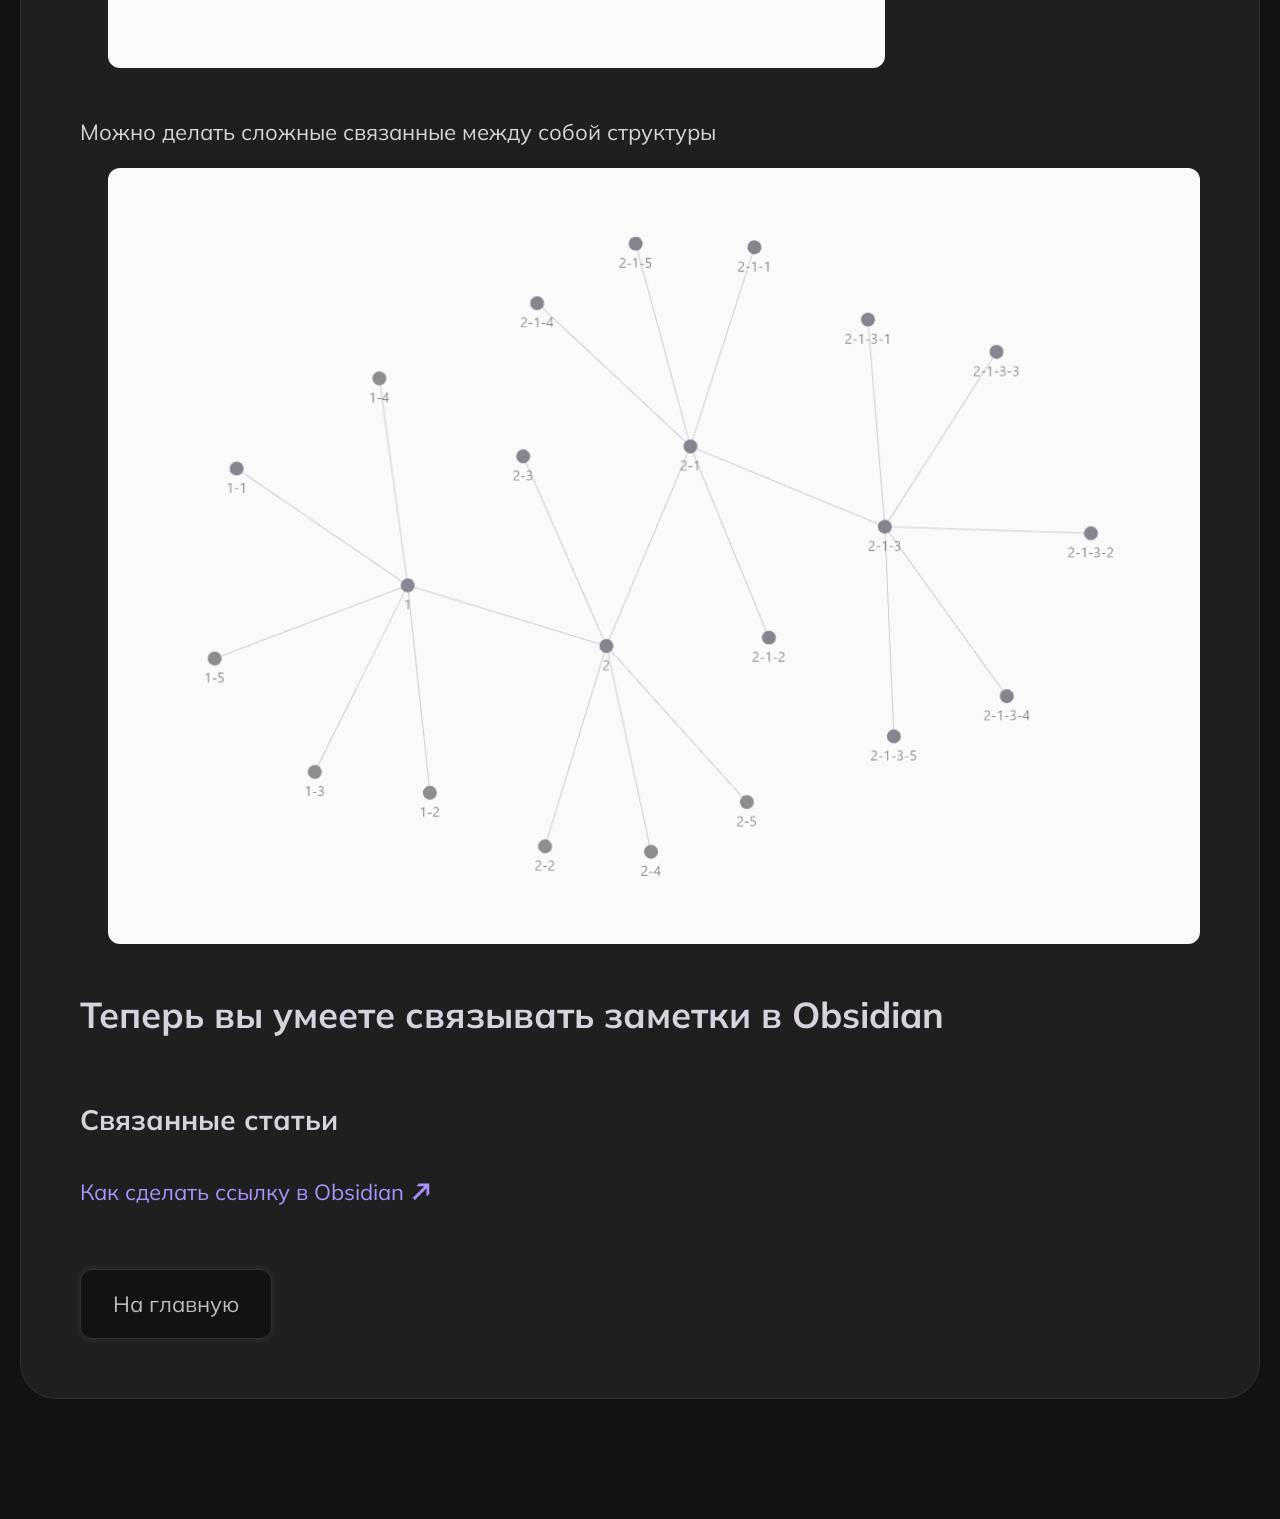
<file: how-to-connect.html>
<!DOCTYPE html>
<html lang="ru">
<head>
	<meta charset="UTF-8">
	<meta name="viewport" content="width=device-width, initial-scale=1.0">
	<title>Как связывать заметки в Obsidian? — Объясняю простым языком | Obsidian Learning</title>
	<meta name="description" content="Связывание заметок в Obsidian между собой, простые и сложные связи, атомизация базы знаний">
	<link rel="stylesheet" href="style.css">
	<link rel="icon" href="favicon.svg" type="image/svg+xml">
	<link rel="icon" href="favicon.png" type="image/png">
	<link rel="preconnect" href="font/">
	<link rel="preconnect" href="img/">
	<script src="scripts/metrika.js" defer></script>
	<link rel="canonical" href="https://obsidian-learning.ru/how-to-connect"/>
	<noscript><div><img src="https://mc.yandex.ru/watch/106737600" style="position:absolute; left:-9999px;" alt="" /></div></noscript>

</head>
<body>

	<a href="" class="header-logo" title="Логотип">
		<svg viewBox="0 0 632 632" fill="none" xmlns="http://www.w3.org/2000/svg">
		<path d="M350.188 374.864C349.335 381.139 343.203 386.035 337.072 384.359C328.415 381.961 318.382 378.215 309.299 377.525L295.429 376.474C293.191 376.31 291.09 375.328 289.527 373.714L265.591 349.071C264.307 347.749 263.452 346.069 263.136 344.252C262.82 342.435 263.058 340.564 263.82 338.885C263.82 338.885 278.608 306.357 279.166 304.648C279.723 302.972 281.723 288.22 282.904 280.268C283.227 278.162 284.271 276.235 285.855 274.814L314.119 249.35C315.053 248.514 316.146 247.879 317.334 247.483C318.521 247.087 319.776 246.938 321.023 247.046C322.27 247.153 323.481 247.515 324.584 248.109C325.686 248.703 326.655 249.517 327.432 250.5L351.204 280.728C352.532 282.449 353.247 284.566 353.237 286.741C353.237 292.458 353.729 304.221 356.877 311.811C360.03 318.64 363.946 325.088 368.55 331.032C369.119 331.757 369.458 332.636 369.522 333.556C369.586 334.476 369.373 335.394 368.91 336.191C366.812 339.739 362.713 346.508 356.877 355.215C353.216 361.184 350.931 367.897 350.188 374.864Z" fill="#6C31E3"/>
		<path d="M292.084 375.554C303.2 352.982 302.905 336.783 298.15 325.283C293.822 314.637 285.723 307.934 279.362 303.762C279.231 304.386 279.034 304.977 278.772 305.536L263.82 338.886C263.062 340.568 262.829 342.441 263.151 344.258C263.472 346.075 264.334 347.753 265.623 349.072L289.527 373.714C290.281 374.47 291.166 375.094 292.084 375.554Z" fill="url(#paint0_radial_93_9299)"/>
		<path d="M322.315 329.752C325.299 330.048 328.217 330.705 331.103 331.756C340.218 335.173 348.514 342.862 355.367 357.68C355.859 356.826 356.35 356.005 356.875 355.216C361.063 348.989 365.076 342.645 368.909 336.192C369.376 335.398 369.595 334.482 369.536 333.562C369.478 332.642 369.145 331.761 368.581 331.033C363.966 325.09 360.039 318.642 356.875 311.812C353.727 304.255 353.268 292.459 353.235 286.742C353.235 284.573 352.547 282.438 351.202 280.729L327.43 250.5L327.037 250.008C328.775 255.758 328.676 260.358 327.594 264.53C326.61 268.408 324.774 271.923 322.84 275.636C322.184 276.885 321.528 278.166 320.905 279.48C317.822 285.382 316.054 291.884 315.724 298.538C315.397 306.489 317.003 316.445 322.282 329.752H322.315Z" fill="url(#paint1_radial_93_9299)"/>
		<path d="M322.283 329.752C317.004 316.444 315.397 306.489 315.725 298.537C316.053 290.652 318.348 284.737 320.906 279.48L322.873 275.636C324.775 271.923 326.578 268.407 327.595 264.53C328.802 259.736 328.608 254.695 327.037 250.007C325.406 248.212 323.133 247.135 320.713 247.012C318.293 246.889 315.922 247.729 314.118 249.35L285.854 274.814C284.27 276.235 283.226 278.163 282.903 280.269L279.46 303.137C279.46 303.367 279.394 303.564 279.361 303.794C285.723 307.934 293.789 314.637 298.15 325.25C299.002 327.353 299.724 329.555 300.248 331.953C307.414 329.962 314.865 329.206 322.283 329.719V329.752Z" fill="url(#paint2_radial_93_9299)"/>
		<path d="M337.104 384.36C343.203 386.036 349.335 381.14 350.187 374.831C350.885 368.847 352.651 363.038 355.401 357.68C348.515 342.861 340.219 335.173 331.137 331.756C321.464 328.141 310.938 329.357 300.249 331.953C302.643 342.828 301.233 357.056 292.117 375.554C293.134 376.08 294.281 376.376 295.429 376.474L309.824 377.558C317.627 378.117 329.268 382.158 337.104 384.36Z" fill="url(#paint3_radial_93_9299)"/>
		<path fill-rule="evenodd" clip-rule="evenodd" d="M315.79 298.045C315.43 305.93 316.413 314.933 321.693 328.207L320.053 328.043C315.299 314.21 314.249 307.113 314.61 299.129C314.938 291.145 317.528 285 320.086 279.743C320.742 278.429 322.25 275.965 322.906 274.716C324.808 271.003 326.086 269.065 327.168 265.68C328.742 260.949 328.414 258.715 328.218 256.48C329.431 264.53 324.808 271.529 321.332 278.659C318.114 284.648 316.213 291.258 315.758 298.045H315.79Z" fill="url(#paint4_radial_93_9299)"/>
		<path fill-rule="evenodd" clip-rule="evenodd" d="M299.725 325.84C300.38 327.286 300.938 328.469 301.331 330.276L299.921 330.605C299.364 328.502 298.938 326.99 298.118 325.183C293.331 313.913 285.658 308.097 279.428 303.826C286.969 307.9 294.741 314.307 299.725 325.84Z" fill="url(#paint5_radial_93_9299)"/>
		<path fill-rule="evenodd" clip-rule="evenodd" d="M301.398 331.722C304.021 344.044 301.07 359.716 292.381 374.962C299.66 359.848 303.201 345.358 300.25 331.919L301.398 331.689V331.722Z" fill="url(#paint6_radial_93_9299)"/>
		<path fill-rule="evenodd" clip-rule="evenodd" d="M331.431 330.573C345.694 335.929 351.203 347.659 355.302 357.483C350.219 347.232 343.17 335.896 330.906 331.691C321.594 328.471 313.725 328.865 300.248 331.921L299.953 330.606C314.249 327.321 321.725 326.926 331.431 330.606V330.573Z" fill="url(#paint7_radial_93_9299)"/>
		<path fill-rule="evenodd" clip-rule="evenodd" d="M374.159 558.868C374.621 558.963 375.084 559.045 375.548 559.112C358.732 594.486 337.97 615.384 315.5 615.384C259.443 615.384 214 485.323 214 324.884C214 164.446 259.443 34.3854 315.5 34.3848C371.557 34.3849 417 164.446 417 324.884C417 396.819 407.863 462.648 392.732 513.384C403.834 520.57 407.468 535.28 400.781 546.862C395.267 556.413 384.402 560.948 374.159 558.868ZM363.852 554.151C354.077 546.624 351.142 532.84 357.48 521.862C362.216 513.66 370.898 509.156 379.743 509.365C393.577 460.528 402 395.839 402 324.884C402 172.731 363.273 49.3862 315.501 49.3852C267.728 49.3852 229 172.73 229 324.884C229 477.039 267.727 600.384 315.5 600.384C333.292 600.384 349.828 583.274 363.577 553.94C363.668 554.012 363.76 554.081 363.852 554.151ZM374.552 547.168C387.009 551.695 399.019 550.105 401.377 543.617C403.359 538.162 397.888 530.981 388.692 526.142C387.38 530.051 386.032 533.855 384.645 537.548L372.965 530.805C374.005 527.858 375.022 524.831 376.016 521.73C366.368 519.937 358.168 521.983 356.263 527.223C353.906 533.712 362.094 542.641 374.552 547.168ZM388.692 526.142C390.082 522.005 391.429 517.751 392.732 513.384C392.373 513.152 392.005 512.928 391.631 512.712C387.876 510.544 383.792 509.461 379.743 509.365C378.541 513.609 377.298 517.732 376.016 521.73C378.314 522.156 380.693 522.8 383.09 523.671C385.074 524.392 386.95 525.225 388.692 526.142ZM365.793 555.506C365.536 555.343 365.281 555.179 365.031 555.008L365.553 555.354C365.632 555.406 365.713 555.455 365.793 555.506ZM368.753 557.108C368.036 556.78 367.328 556.415 366.631 556.013C367.328 556.415 368.036 556.781 368.753 557.108Z" fill="url(#paint8_linear_93_9299)"/>
		<path fill-rule="evenodd" clip-rule="evenodd" d="M489.004 157.803C488.855 157.355 488.695 156.913 488.521 156.478C527.564 153.354 556.043 160.885 567.278 180.345C595.306 228.891 505.391 333.277 366.447 413.496C227.504 493.715 92.1464 519.391 64.1177 470.845C36.0893 422.298 126.004 317.913 264.947 237.693C327.245 201.726 388.822 176.724 440.327 164.46C440.999 151.252 451.921 140.75 465.295 140.75C476.324 140.75 485.683 147.892 489.004 157.803ZM490.072 169.087C488.441 181.316 477.971 190.75 465.295 190.75C455.824 190.75 447.583 185.483 443.341 177.718C394.13 190.156 333.896 215.206 272.447 250.684C140.679 326.76 53.2227 421.971 77.108 463.344C100.994 504.716 227.178 476.583 358.947 400.506C490.717 324.429 578.173 229.217 554.287 187.845C545.391 172.436 522.306 166.671 490.027 169.431C490.043 169.316 490.057 169.202 490.072 169.087ZM478.675 163.312C476.366 150.261 468.985 140.655 462.187 141.856C456.472 142.867 452.989 151.196 453.396 161.579C457.436 160.761 461.405 160.027 465.297 159.381V172.868C462.225 173.441 459.096 174.074 455.912 174.764C459.184 184.015 465.056 190.094 470.546 189.123C477.344 187.921 480.983 176.365 478.675 163.312ZM453.396 161.579C449.118 162.445 444.76 163.405 440.327 164.46C440.306 164.887 440.295 165.317 440.295 165.75C440.295 170.086 441.399 174.163 443.341 177.718C447.617 176.637 451.809 175.653 455.912 174.764C455.133 172.56 454.501 170.178 454.057 167.667C453.689 165.588 453.473 163.547 453.396 161.579ZM490.275 166.729C490.263 167.033 490.248 167.336 490.225 167.638L490.264 167.013C490.269 166.918 490.271 166.823 490.275 166.729ZM490.183 163.364C490.257 164.149 490.295 164.945 490.295 165.75C490.295 166.078 490.287 166.404 490.275 166.729C490.287 166.404 490.296 166.077 490.296 165.749C490.296 164.944 490.258 164.149 490.183 163.364Z" fill="url(#paint9_linear_93_9299)"/>
		<path fill-rule="evenodd" clip-rule="evenodd" d="M83.7321 258.329C83.4191 258.682 83.1163 259.042 82.8261 259.41C60.5992 227.16 52.8825 198.73 64.1173 179.271C92.1459 130.725 227.504 156.4 366.447 236.619C505.391 316.839 595.306 421.224 567.278 469.771C539.249 518.317 403.892 492.641 264.948 412.422C202.65 376.455 150.209 335.628 113.836 297.156C102.062 303.178 87.5057 298.97 80.8185 287.388C75.3042 277.837 76.8094 266.16 83.7321 258.329ZM92.9699 251.762C104.377 247.059 117.782 251.41 124.12 262.388C128.856 270.59 128.414 280.361 123.811 287.917C159.188 324.316 211 363.955 272.448 399.432C404.217 475.509 530.4 503.643 554.287 462.271C578.173 420.899 490.717 325.687 358.948 249.61C227.178 173.533 100.994 145.399 77.1076 186.771C68.2115 202.18 74.7614 225.055 93.2909 251.629C93.1839 251.672 93.0769 251.717 92.9699 251.762ZM93.6679 264.519C83.5193 273.044 78.8911 284.24 83.3309 289.527C87.0638 293.971 96.0179 292.823 104.807 287.278C102.078 284.188 99.4579 281.118 96.9519 278.071L108.633 271.327C110.665 273.701 112.778 276.095 114.967 278.507C121.342 271.048 123.672 262.923 120.085 258.654C115.645 253.368 103.818 255.994 93.6679 264.519ZM104.807 287.278C107.695 290.55 110.706 293.845 113.836 297.156C114.217 296.961 114.595 296.755 114.969 296.538C118.724 294.371 121.703 291.376 123.811 287.917C120.737 284.754 117.788 281.616 114.967 278.507C113.448 280.283 111.701 282.022 109.749 283.662C108.132 285.02 106.472 286.228 104.807 287.278ZM90.8269 252.766C91.0969 252.624 91.3669 252.485 91.6389 252.354L91.0779 252.633C90.9939 252.676 90.9109 252.721 90.8269 252.766ZM87.9591 254.527C88.6019 254.07 89.2722 253.64 89.9691 253.237C90.2529 253.073 90.5389 252.917 90.8269 252.766C90.5389 252.917 90.2518 253.073 89.9678 253.237C89.2708 253.639 88.6018 254.07 87.9591 254.527Z" fill="url(#paint10_linear_93_9299)"/>
		<defs>
		<radialGradient id="paint0_radial_93_9299" cx="0" cy="0" r="1" gradientTransform="matrix(-15.7389 -60.7857 40.331 -10.5143 290.871 373.353)" gradientUnits="userSpaceOnUse">
		<stop stop-color="white" stop-opacity="0.4"/>
		<stop offset="1" stop-opacity="0.1"/>
		</radialGradient>
		<radialGradient id="paint1_radial_93_9299" cx="0" cy="0" r="1" gradientTransform="matrix(13.4436 -101.857 75.0876 9.85714 344.186 347.593)" gradientUnits="userSpaceOnUse">
		<stop stop-color="white" stop-opacity="0.6"/>
		<stop offset="1" stop-color="white" stop-opacity="0.1"/>
		</radialGradient>
		<radialGradient id="paint2_radial_93_9299" cx="0" cy="0" r="1" gradientTransform="matrix(18.69 -85.7572 58.3651 12.8143 294.641 329.522)" gradientUnits="userSpaceOnUse">
		<stop stop-color="white" stop-opacity="0.8"/>
		<stop offset="1" stop-color="white" stop-opacity="0.4"/>
		</radialGradient>
		<radialGradient id="paint3_radial_93_9299" cx="0" cy="0" r="1" gradientTransform="matrix(-25.9036 -43.7 50.1677 -29.5714 337.563 384.688)" gradientUnits="userSpaceOnUse">
		<stop stop-color="white" stop-opacity="0.3"/>
		<stop offset="1" stop-opacity="0.3"/>
		</radialGradient>
		<radialGradient id="paint4_radial_93_9299" cx="0" cy="0" r="1" gradientTransform="matrix(-9.50892 44.6857 -30.1662 -6.57143 330.775 281.419)" gradientUnits="userSpaceOnUse">
		<stop stop-color="white" stop-opacity="0"/>
		<stop offset="1" stop-color="white" stop-opacity="0.2"/>
		</radialGradient>
		<radialGradient id="paint5_radial_93_9299" cx="0" cy="0" r="1" gradientTransform="matrix(23.6084 23.9857 -50.8236 50.2714 277.362 306.159)" gradientUnits="userSpaceOnUse">
		<stop stop-color="white" stop-opacity="0.2"/>
		<stop offset="1" stop-color="white" stop-opacity="0.4"/>
		</radialGradient>
		<radialGradient id="paint6_radial_93_9299" cx="0" cy="0" r="1" gradientTransform="matrix(6.55788 38.7714 -82.3014 14.1286 302.71 322.095)" gradientUnits="userSpaceOnUse">
		<stop stop-color="white" stop-opacity="0.1"/>
		<stop offset="1" stop-color="white" stop-opacity="0.3"/>
		</radialGradient>
		<radialGradient id="paint7_radial_93_9299" cx="0" cy="0" r="1" gradientTransform="matrix(-53.1188 -27.9286 87.8756 -167.571 354.941 354.296)" gradientUnits="userSpaceOnUse">
		<stop stop-color="white" stop-opacity="0.2"/>
		<stop offset="0.5" stop-color="white" stop-opacity="0.2"/>
		<stop offset="1" stop-color="white" stop-opacity="0.3"/>
		</radialGradient>
		<linearGradient id="paint8_linear_93_9299" x1="315.918" y1="28.7171" x2="328.109" y2="628.573" gradientUnits="userSpaceOnUse">
		<stop stop-color="#BB9FF2"/>
		<stop offset="1" stop-color="#7E4BE7"/>
		</linearGradient>
		<linearGradient id="paint9_linear_93_9299" x1="59.0002" y1="473.316" x2="572.395" y2="162.83" gradientUnits="userSpaceOnUse">
		<stop stop-color="#7E4BE7"/>
		<stop offset="1" stop-color="#BB9FF2"/>
		</linearGradient>
		<linearGradient id="paint10_linear_93_9299" x1="571.977" y1="472.967" x2="46.3906" y2="183.596" gradientUnits="userSpaceOnUse">
		<stop stop-color="#BB9FF2"/>
		<stop offset="1" stop-color="#7E4BE7"/>
		</linearGradient>
		</defs>
		</svg>
	</a>

	<div class="title-background"></div>

	<main>

		<section class="section pt_200 pb_200">
			<div class="flex aic space-between wrap">
				<div class="flex column w_792">
					<h1 class="h1 h1--newfont mb_55">Как связывать заметки в Obsidian</h1>
					<div class="bullet mb_55">Инструкция</div>
					<h2 class="h2 mb_60-mob">Связывание заметок в Obsidian между собой, простые и сложные связи, атомизация базы знаний</h2>
				</div>
				<div class="htc-title-image">
					<img src="img/how-to-connect/htc-title-image.png" alt="Как связывать заметки в Obsidian" title="Как связывать заметки в Obsidian">
				</div>
			</div>
		</section>

		<section class="section section__article pt_0">
			<div class="article-container">
				<div class="article__headlines mb-84">
					<div class="article__headlines-h">Оглавление</div>
					<ul class="article__headlines-ul no-marker">
						<li class="article__headlines-li">
							<a href="#how-to-connect" class="">Как связывать заметки в Obsidian</a>
						</li>
						<li class="article__headlines-li">
							<a href="#difficult-connections" class="">Сложные связывания</a>
						</li>
					</ul>
				</div>
				<h3 class="h3 mb_48" id="how-to-connect">Как связывать заметки в Obsidian</h3>
				<p class="mb_36">Связь между заметками в Obsidian создается с помощью ссылки на другую заметку в текущей заметке</p>
				<p class="mb_36">Ссылка делается с помощью двойных квадратных скобок</p>
				<div class="mb_36">
					<code class="code" onclick="navigator.clipboard.writeText('[[]]'); this.style.opacity='0.5'; setTimeout(()=>this.style.opacity='1',150)">[[]]</code>
				</div>
				<p class="mb_36">И внутрь них пишется название заметки, с которой хотите связать текущую заметку</p>
				<div class="mb_36">
					<code class="code mb_36" onclick="navigator.clipboard.writeText('[[Заметка 2]]'); this.style.opacity='0.5'; setTimeout(()=>this.style.opacity='1',150)">[[Заметка 2]]</code>
				</div>
				<p class="mb_20">В заметке это выглядит так</p>
				<div class="ml_28 mb_48">
					<div class="image">
						<img src="img/how-to-connect/htc-1.png" alt="Как выглядит ссылка на заметку в заметке Obsidian" title="Как выглядит ссылка на заметку в заметке Obsidian">
					</div>
				</div>
				<p class="mb_20">В режиме редактирования</p>
				<div class="ml_28 mb_48">
					<div class="image">
						<img src="img/how-to-connect/htc-2.png" alt="Как выглядит ссылка на заметку в заметке Obsidian в режиме редактирования" title="Как выглядит ссылка на заметку в заметке Obsidian в режиме редактирования">
					</div>
				</div>
				<p class="mb_20">В графе (ctrl+g)</p>
				<div class="ml_28 mb_48">
					<div class="image">
						<img src="img/how-to-connect/htc-3.png" alt="Как выглядит ссылка на заметку в заметке Obsidian в режиме редактирования" title="Как выглядит ссылка на заметку в заметке Obsidian в режиме редактирования">
					</div>
				</div>
				<p class="mb_84">Чтобы две заметки были связаны не обязательно указывать обратную ссылку в связанной заметке</p>
				<h3 class="h3 mb_48" id="difficult-connections">Сложные связывания</h3>
				<p class="mb_36">Можно связать несколько заметок с одной добавив несколько ссылок на разные заметки</p>
				<p class="mb_20 fw-b">Режим просмотра</p>
				<div class="ml_28 mb_48">
					<div class="image">
						<img src="img/how-to-connect/htc-4.png" alt="Как выглядит ссылка на заметку в заметке Obsidian" title="Как выглядит ссылка на заметку в заметке Obsidian">
					</div>
				</div>
				<p class="mb_20 fw-b">Режим редактирования</p>
				<div class="ml_28 mb_48">
					<div class="image">
						<img src="img/how-to-connect/htc-5.png" alt="Как выглядит ссылка на заметку в заметке Obsidian" title="Как выглядит ссылка на заметку в заметке Obsidian">
					</div>
				</div>
				<p class="mb_20 fw-b">Граф</p>
				<div class="ml_28 mb_48">
					<div class="image">
						<img src="img/how-to-connect/htc-6.png" alt="Как выглядит ссылка на заметку в заметке Obsidian" title="Как выглядит ссылка на заметку в заметке Obsidian">
					</div>
				</div>
				<p class="mb_20">Можно делать сложные связанные между собой структуры</p>
				<div class="ml_28 mb_48">
					<div class="image">
						<img src="img/how-to-connect/htc-7.png" alt="Как выглядит ссылка на заметку в заметке Obsidian" title="Как выглядит ссылка на заметку в заметке Obsidian">
					</div>
				</div>
				<p class="h3 mb_60">Теперь вы умеете связывать заметки в Obsidian</p>
				<p class="font-size-medium fw-b mb_36">Связанные статьи</p>
				<a href="how-to-link.html" class="link mb_60">Как сделать ссылку в Obsidian 🡭</a>
				<a href="" class="button__home">На главную</a>
			</div>
		</section>
		
	</main>
	
</body>
</html>
</file>
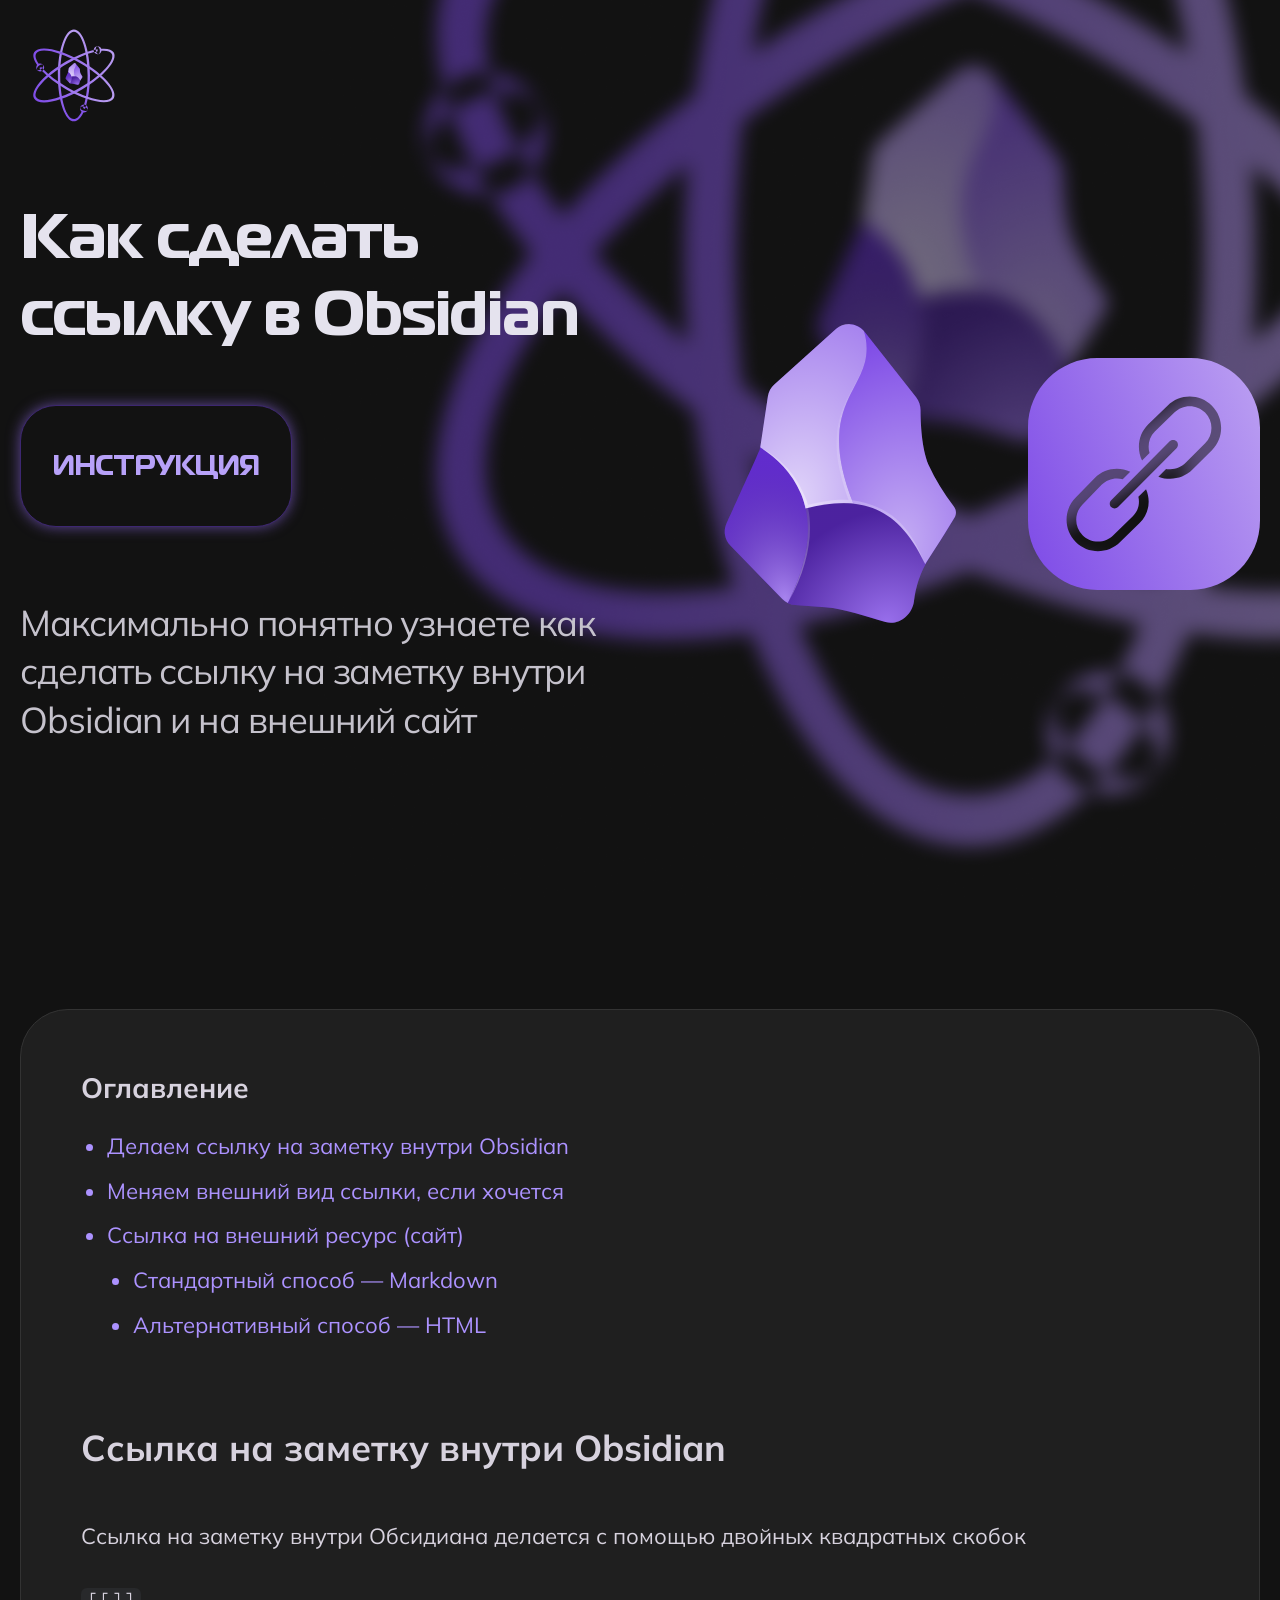
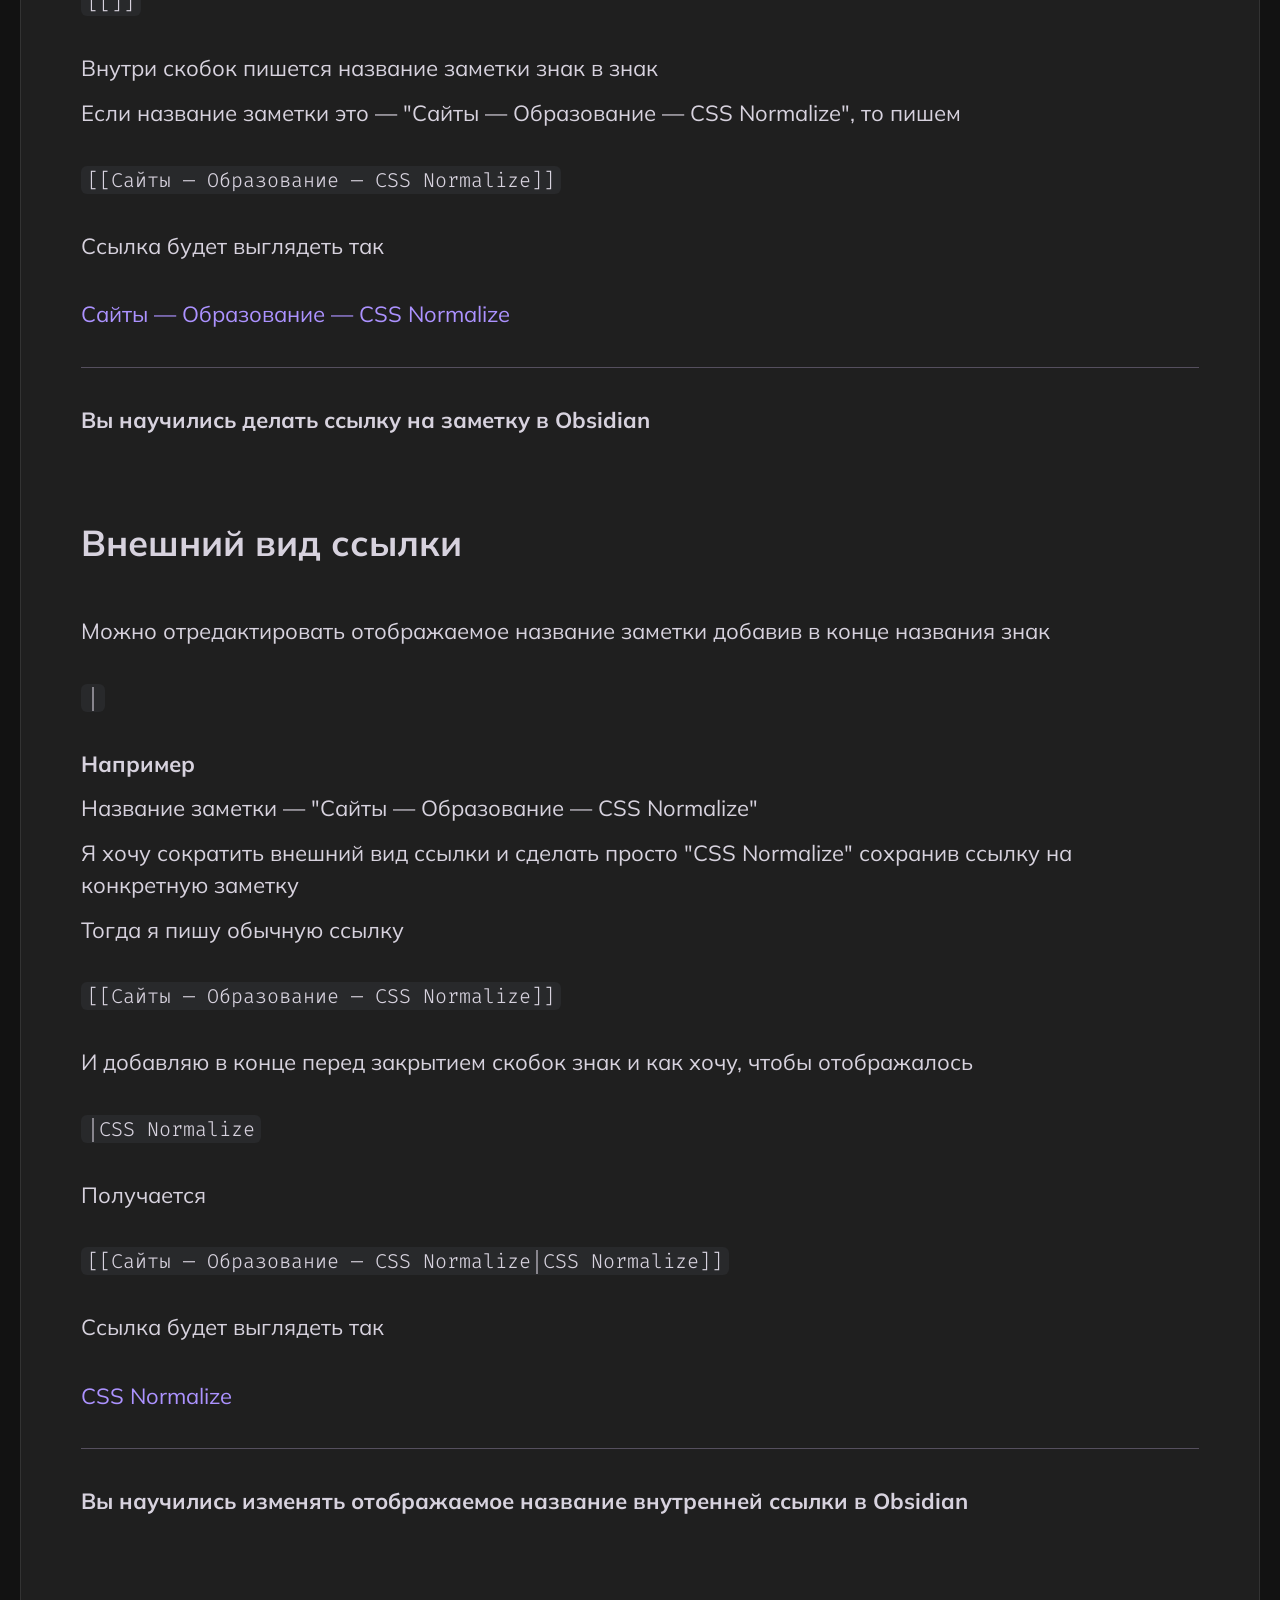
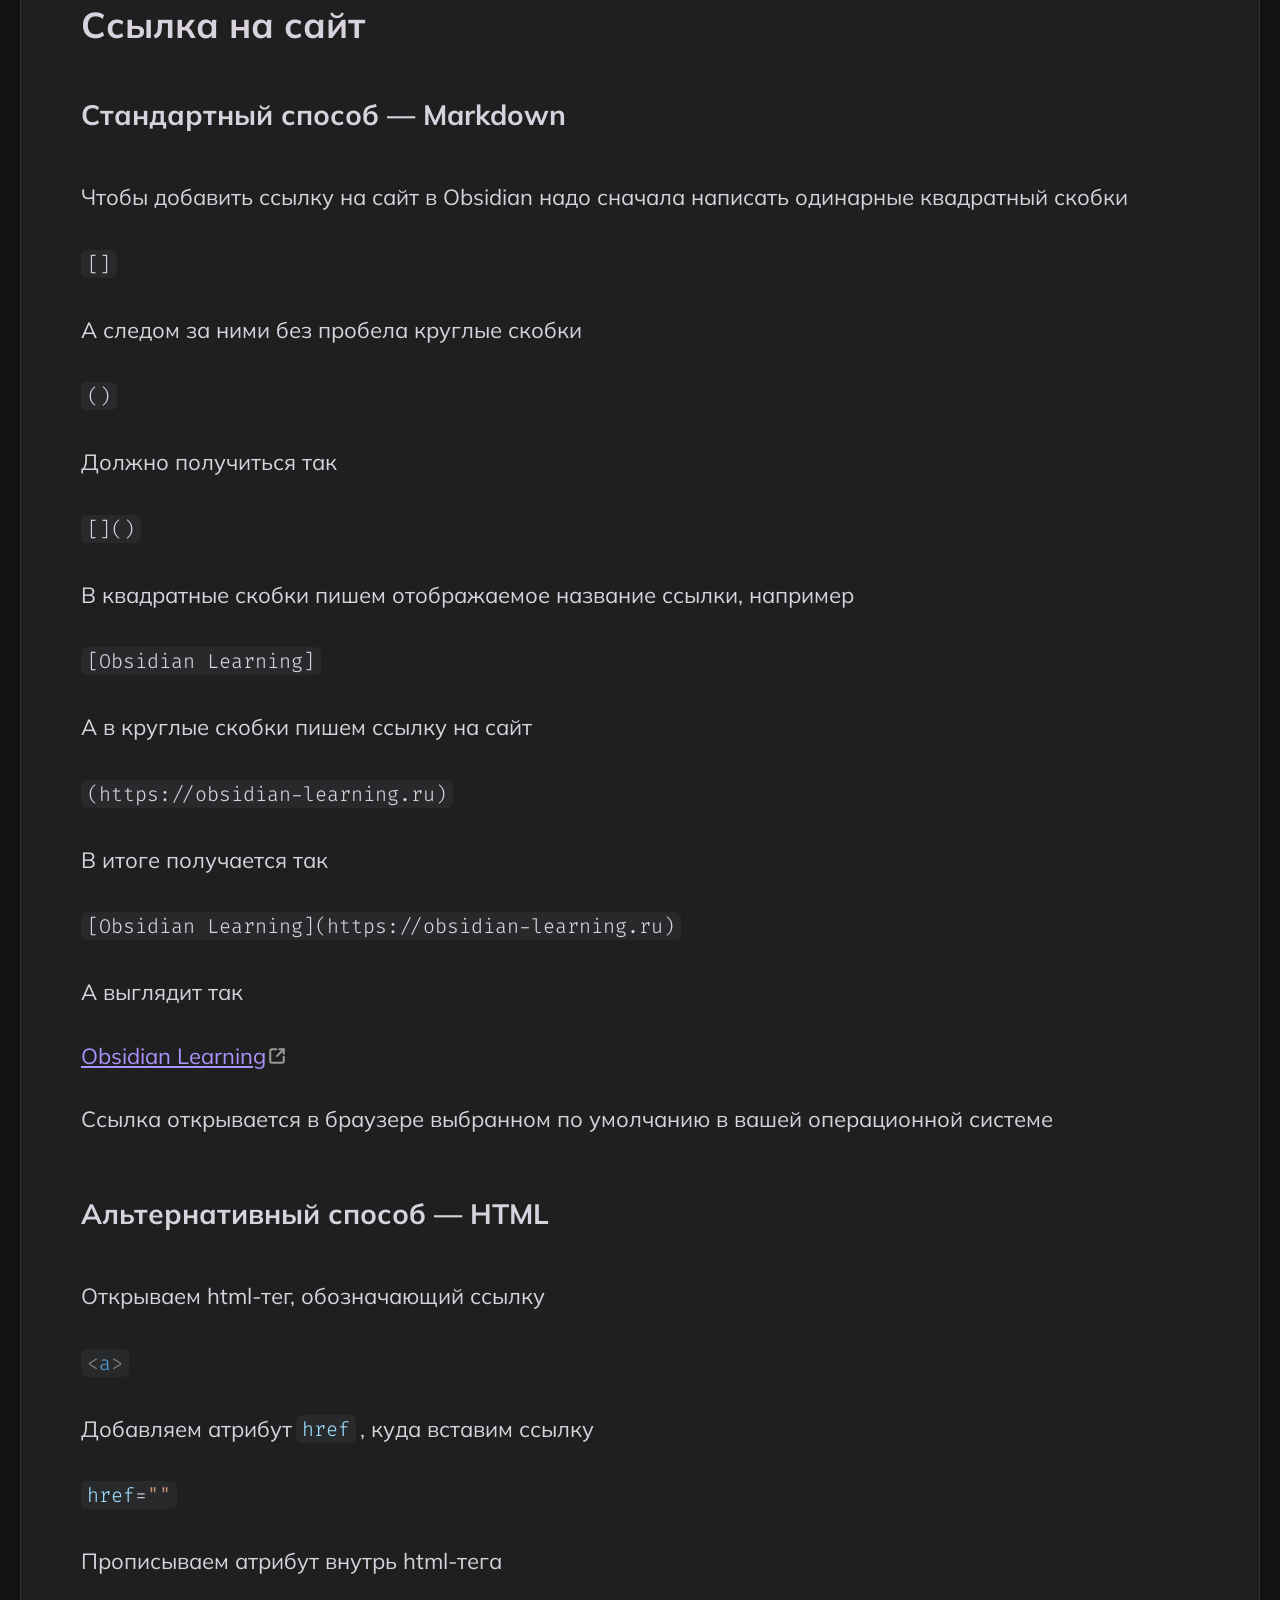
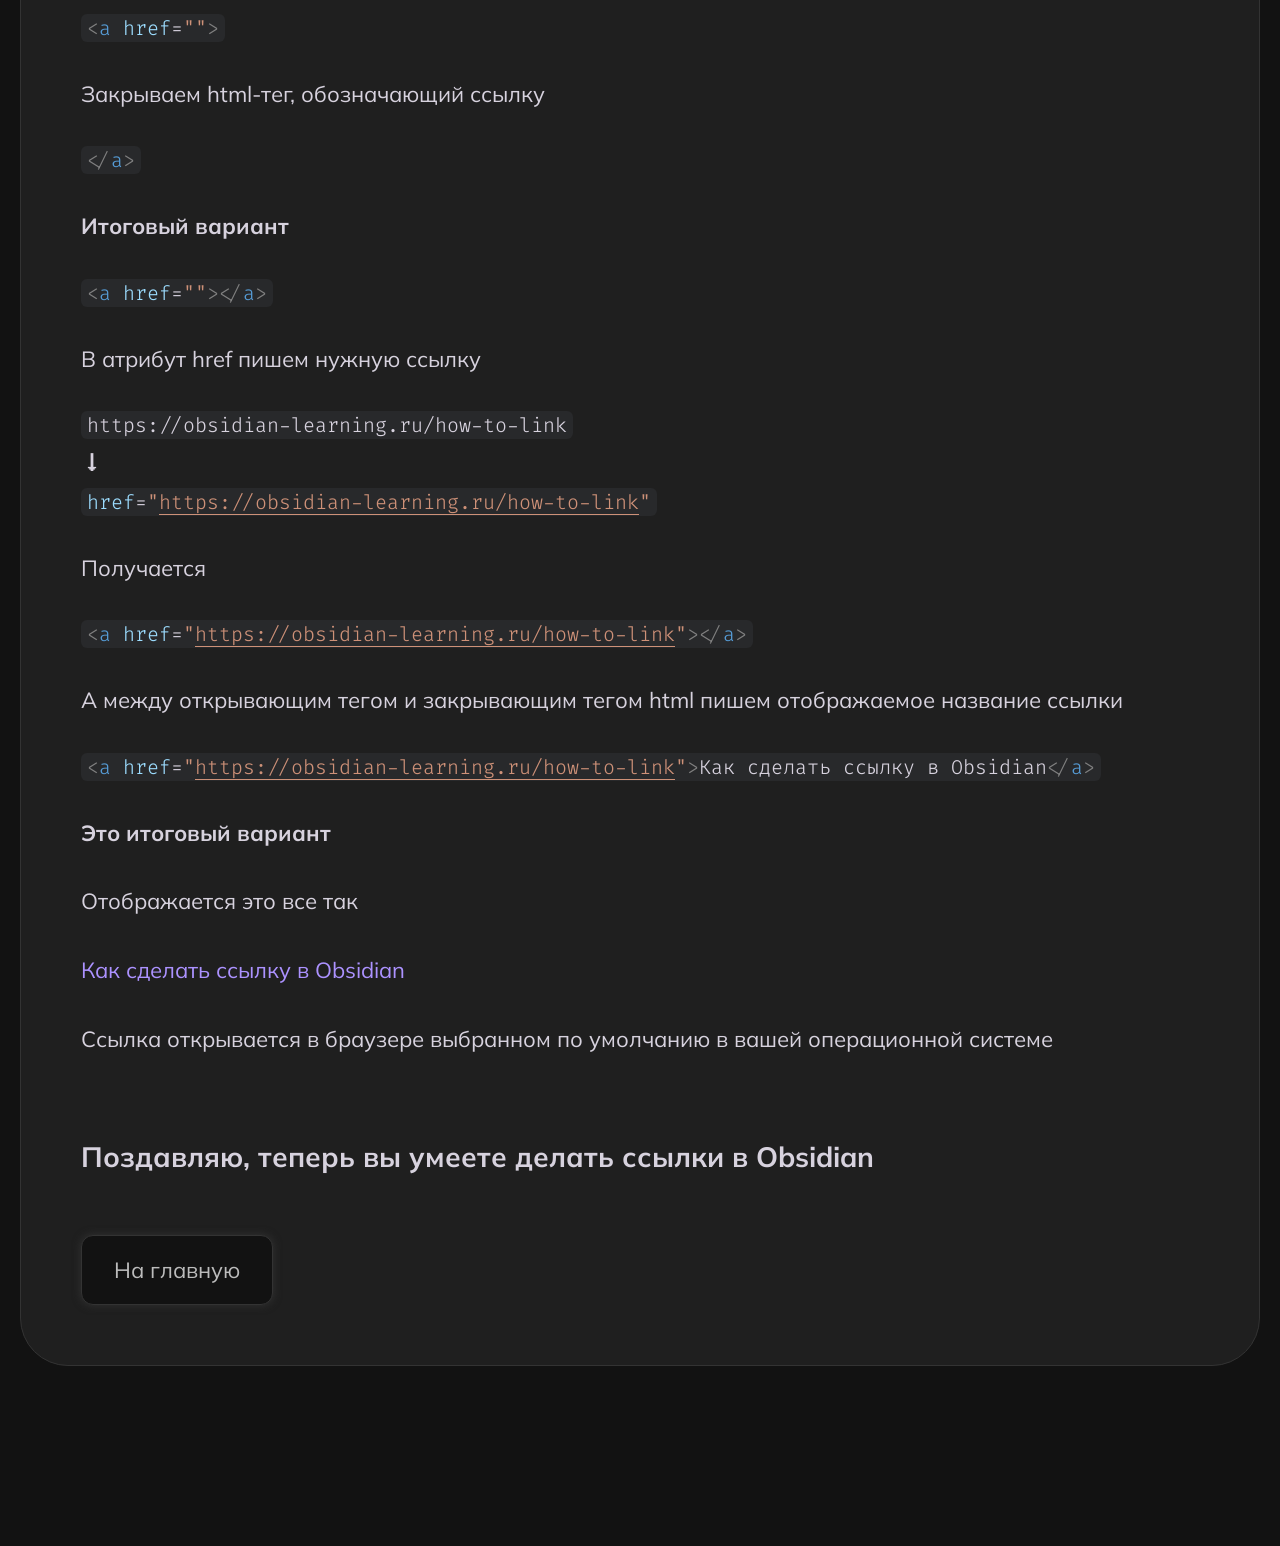
<file: how-to-link.html>
<!DOCTYPE html>
<html lang="ru">
<head>
	<meta charset="UTF-8">
	<meta name="viewport" content="width=device-width, initial-scale=1.0">
	<title>Как сделать ссылку в Obsidian? — Просто и понятно | Obsidian Learning</title>
	<meta name="description" content="Внутренние ссылки, внешние ссылки, влияем на внешний вид ссылок — полный контроль">
	<link rel="stylesheet" href="style.css">
	<link rel="icon" href="favicon.svg" type="image/svg+xml">
	<link rel="icon" href="favicon.png" type="image/png">
	<link rel="preconnect" href="font/">
	<link rel="preconnect" href="img/">
	<script src="scripts/metrika.js" defer></script>
	<link rel="canonical" href="https://obsidian-learning.ru/how-to-link"/>
	<noscript><div><img src="https://mc.yandex.ru/watch/106737600" style="position:absolute; left:-9999px;" alt="" /></div></noscript>

</head>
<body>

	<a href="" class="header-logo" title="Логотип">
		<svg viewBox="0 0 632 632" fill="none" xmlns="http://www.w3.org/2000/svg">
		<path d="M350.188 374.864C349.335 381.139 343.203 386.035 337.072 384.359C328.415 381.961 318.382 378.215 309.299 377.525L295.429 376.474C293.191 376.31 291.09 375.328 289.527 373.714L265.591 349.071C264.307 347.749 263.452 346.069 263.136 344.252C262.82 342.435 263.058 340.564 263.82 338.885C263.82 338.885 278.608 306.357 279.166 304.648C279.723 302.972 281.723 288.22 282.904 280.268C283.227 278.162 284.271 276.235 285.855 274.814L314.119 249.35C315.053 248.514 316.146 247.879 317.334 247.483C318.521 247.087 319.776 246.938 321.023 247.046C322.27 247.153 323.481 247.515 324.584 248.109C325.686 248.703 326.655 249.517 327.432 250.5L351.204 280.728C352.532 282.449 353.247 284.566 353.237 286.741C353.237 292.458 353.729 304.221 356.877 311.811C360.03 318.64 363.946 325.088 368.55 331.032C369.119 331.757 369.458 332.636 369.522 333.556C369.586 334.476 369.373 335.394 368.91 336.191C366.812 339.739 362.713 346.508 356.877 355.215C353.216 361.184 350.931 367.897 350.188 374.864Z" fill="#6C31E3"/>
		<path d="M292.084 375.554C303.2 352.982 302.905 336.783 298.15 325.283C293.822 314.637 285.723 307.934 279.362 303.762C279.231 304.386 279.034 304.977 278.772 305.536L263.82 338.886C263.062 340.568 262.829 342.441 263.151 344.258C263.472 346.075 264.334 347.753 265.623 349.072L289.527 373.714C290.281 374.47 291.166 375.094 292.084 375.554Z" fill="url(#paint0_radial_93_9299)"/>
		<path d="M322.315 329.752C325.299 330.048 328.217 330.705 331.103 331.756C340.218 335.173 348.514 342.862 355.367 357.68C355.859 356.826 356.35 356.005 356.875 355.216C361.063 348.989 365.076 342.645 368.909 336.192C369.376 335.398 369.595 334.482 369.536 333.562C369.478 332.642 369.145 331.761 368.581 331.033C363.966 325.09 360.039 318.642 356.875 311.812C353.727 304.255 353.268 292.459 353.235 286.742C353.235 284.573 352.547 282.438 351.202 280.729L327.43 250.5L327.037 250.008C328.775 255.758 328.676 260.358 327.594 264.53C326.61 268.408 324.774 271.923 322.84 275.636C322.184 276.885 321.528 278.166 320.905 279.48C317.822 285.382 316.054 291.884 315.724 298.538C315.397 306.489 317.003 316.445 322.282 329.752H322.315Z" fill="url(#paint1_radial_93_9299)"/>
		<path d="M322.283 329.752C317.004 316.444 315.397 306.489 315.725 298.537C316.053 290.652 318.348 284.737 320.906 279.48L322.873 275.636C324.775 271.923 326.578 268.407 327.595 264.53C328.802 259.736 328.608 254.695 327.037 250.007C325.406 248.212 323.133 247.135 320.713 247.012C318.293 246.889 315.922 247.729 314.118 249.35L285.854 274.814C284.27 276.235 283.226 278.163 282.903 280.269L279.46 303.137C279.46 303.367 279.394 303.564 279.361 303.794C285.723 307.934 293.789 314.637 298.15 325.25C299.002 327.353 299.724 329.555 300.248 331.953C307.414 329.962 314.865 329.206 322.283 329.719V329.752Z" fill="url(#paint2_radial_93_9299)"/>
		<path d="M337.104 384.36C343.203 386.036 349.335 381.14 350.187 374.831C350.885 368.847 352.651 363.038 355.401 357.68C348.515 342.861 340.219 335.173 331.137 331.756C321.464 328.141 310.938 329.357 300.249 331.953C302.643 342.828 301.233 357.056 292.117 375.554C293.134 376.08 294.281 376.376 295.429 376.474L309.824 377.558C317.627 378.117 329.268 382.158 337.104 384.36Z" fill="url(#paint3_radial_93_9299)"/>
		<path fill-rule="evenodd" clip-rule="evenodd" d="M315.79 298.045C315.43 305.93 316.413 314.933 321.693 328.207L320.053 328.043C315.299 314.21 314.249 307.113 314.61 299.129C314.938 291.145 317.528 285 320.086 279.743C320.742 278.429 322.25 275.965 322.906 274.716C324.808 271.003 326.086 269.065 327.168 265.68C328.742 260.949 328.414 258.715 328.218 256.48C329.431 264.53 324.808 271.529 321.332 278.659C318.114 284.648 316.213 291.258 315.758 298.045H315.79Z" fill="url(#paint4_radial_93_9299)"/>
		<path fill-rule="evenodd" clip-rule="evenodd" d="M299.725 325.84C300.38 327.286 300.938 328.469 301.331 330.276L299.921 330.605C299.364 328.502 298.938 326.99 298.118 325.183C293.331 313.913 285.658 308.097 279.428 303.826C286.969 307.9 294.741 314.307 299.725 325.84Z" fill="url(#paint5_radial_93_9299)"/>
		<path fill-rule="evenodd" clip-rule="evenodd" d="M301.398 331.722C304.021 344.044 301.07 359.716 292.381 374.962C299.66 359.848 303.201 345.358 300.25 331.919L301.398 331.689V331.722Z" fill="url(#paint6_radial_93_9299)"/>
		<path fill-rule="evenodd" clip-rule="evenodd" d="M331.431 330.573C345.694 335.929 351.203 347.659 355.302 357.483C350.219 347.232 343.17 335.896 330.906 331.691C321.594 328.471 313.725 328.865 300.248 331.921L299.953 330.606C314.249 327.321 321.725 326.926 331.431 330.606V330.573Z" fill="url(#paint7_radial_93_9299)"/>
		<path fill-rule="evenodd" clip-rule="evenodd" d="M374.159 558.868C374.621 558.963 375.084 559.045 375.548 559.112C358.732 594.486 337.97 615.384 315.5 615.384C259.443 615.384 214 485.323 214 324.884C214 164.446 259.443 34.3854 315.5 34.3848C371.557 34.3849 417 164.446 417 324.884C417 396.819 407.863 462.648 392.732 513.384C403.834 520.57 407.468 535.28 400.781 546.862C395.267 556.413 384.402 560.948 374.159 558.868ZM363.852 554.151C354.077 546.624 351.142 532.84 357.48 521.862C362.216 513.66 370.898 509.156 379.743 509.365C393.577 460.528 402 395.839 402 324.884C402 172.731 363.273 49.3862 315.501 49.3852C267.728 49.3852 229 172.73 229 324.884C229 477.039 267.727 600.384 315.5 600.384C333.292 600.384 349.828 583.274 363.577 553.94C363.668 554.012 363.76 554.081 363.852 554.151ZM374.552 547.168C387.009 551.695 399.019 550.105 401.377 543.617C403.359 538.162 397.888 530.981 388.692 526.142C387.38 530.051 386.032 533.855 384.645 537.548L372.965 530.805C374.005 527.858 375.022 524.831 376.016 521.73C366.368 519.937 358.168 521.983 356.263 527.223C353.906 533.712 362.094 542.641 374.552 547.168ZM388.692 526.142C390.082 522.005 391.429 517.751 392.732 513.384C392.373 513.152 392.005 512.928 391.631 512.712C387.876 510.544 383.792 509.461 379.743 509.365C378.541 513.609 377.298 517.732 376.016 521.73C378.314 522.156 380.693 522.8 383.09 523.671C385.074 524.392 386.95 525.225 388.692 526.142ZM365.793 555.506C365.536 555.343 365.281 555.179 365.031 555.008L365.553 555.354C365.632 555.406 365.713 555.455 365.793 555.506ZM368.753 557.108C368.036 556.78 367.328 556.415 366.631 556.013C367.328 556.415 368.036 556.781 368.753 557.108Z" fill="url(#paint8_linear_93_9299)"/>
		<path fill-rule="evenodd" clip-rule="evenodd" d="M489.004 157.803C488.855 157.355 488.695 156.913 488.521 156.478C527.564 153.354 556.043 160.885 567.278 180.345C595.306 228.891 505.391 333.277 366.447 413.496C227.504 493.715 92.1464 519.391 64.1177 470.845C36.0893 422.298 126.004 317.913 264.947 237.693C327.245 201.726 388.822 176.724 440.327 164.46C440.999 151.252 451.921 140.75 465.295 140.75C476.324 140.75 485.683 147.892 489.004 157.803ZM490.072 169.087C488.441 181.316 477.971 190.75 465.295 190.75C455.824 190.75 447.583 185.483 443.341 177.718C394.13 190.156 333.896 215.206 272.447 250.684C140.679 326.76 53.2227 421.971 77.108 463.344C100.994 504.716 227.178 476.583 358.947 400.506C490.717 324.429 578.173 229.217 554.287 187.845C545.391 172.436 522.306 166.671 490.027 169.431C490.043 169.316 490.057 169.202 490.072 169.087ZM478.675 163.312C476.366 150.261 468.985 140.655 462.187 141.856C456.472 142.867 452.989 151.196 453.396 161.579C457.436 160.761 461.405 160.027 465.297 159.381V172.868C462.225 173.441 459.096 174.074 455.912 174.764C459.184 184.015 465.056 190.094 470.546 189.123C477.344 187.921 480.983 176.365 478.675 163.312ZM453.396 161.579C449.118 162.445 444.76 163.405 440.327 164.46C440.306 164.887 440.295 165.317 440.295 165.75C440.295 170.086 441.399 174.163 443.341 177.718C447.617 176.637 451.809 175.653 455.912 174.764C455.133 172.56 454.501 170.178 454.057 167.667C453.689 165.588 453.473 163.547 453.396 161.579ZM490.275 166.729C490.263 167.033 490.248 167.336 490.225 167.638L490.264 167.013C490.269 166.918 490.271 166.823 490.275 166.729ZM490.183 163.364C490.257 164.149 490.295 164.945 490.295 165.75C490.295 166.078 490.287 166.404 490.275 166.729C490.287 166.404 490.296 166.077 490.296 165.749C490.296 164.944 490.258 164.149 490.183 163.364Z" fill="url(#paint9_linear_93_9299)"/>
		<path fill-rule="evenodd" clip-rule="evenodd" d="M83.7321 258.329C83.4191 258.682 83.1163 259.042 82.8261 259.41C60.5992 227.16 52.8825 198.73 64.1173 179.271C92.1459 130.725 227.504 156.4 366.447 236.619C505.391 316.839 595.306 421.224 567.278 469.771C539.249 518.317 403.892 492.641 264.948 412.422C202.65 376.455 150.209 335.628 113.836 297.156C102.062 303.178 87.5057 298.97 80.8185 287.388C75.3042 277.837 76.8094 266.16 83.7321 258.329ZM92.9699 251.762C104.377 247.059 117.782 251.41 124.12 262.388C128.856 270.59 128.414 280.361 123.811 287.917C159.188 324.316 211 363.955 272.448 399.432C404.217 475.509 530.4 503.643 554.287 462.271C578.173 420.899 490.717 325.687 358.948 249.61C227.178 173.533 100.994 145.399 77.1076 186.771C68.2115 202.18 74.7614 225.055 93.2909 251.629C93.1839 251.672 93.0769 251.717 92.9699 251.762ZM93.6679 264.519C83.5193 273.044 78.8911 284.24 83.3309 289.527C87.0638 293.971 96.0179 292.823 104.807 287.278C102.078 284.188 99.4579 281.118 96.9519 278.071L108.633 271.327C110.665 273.701 112.778 276.095 114.967 278.507C121.342 271.048 123.672 262.923 120.085 258.654C115.645 253.368 103.818 255.994 93.6679 264.519ZM104.807 287.278C107.695 290.55 110.706 293.845 113.836 297.156C114.217 296.961 114.595 296.755 114.969 296.538C118.724 294.371 121.703 291.376 123.811 287.917C120.737 284.754 117.788 281.616 114.967 278.507C113.448 280.283 111.701 282.022 109.749 283.662C108.132 285.02 106.472 286.228 104.807 287.278ZM90.8269 252.766C91.0969 252.624 91.3669 252.485 91.6389 252.354L91.0779 252.633C90.9939 252.676 90.9109 252.721 90.8269 252.766ZM87.9591 254.527C88.6019 254.07 89.2722 253.64 89.9691 253.237C90.2529 253.073 90.5389 252.917 90.8269 252.766C90.5389 252.917 90.2518 253.073 89.9678 253.237C89.2708 253.639 88.6018 254.07 87.9591 254.527Z" fill="url(#paint10_linear_93_9299)"/>
		<defs>
		<radialGradient id="paint0_radial_93_9299" cx="0" cy="0" r="1" gradientTransform="matrix(-15.7389 -60.7857 40.331 -10.5143 290.871 373.353)" gradientUnits="userSpaceOnUse">
		<stop stop-color="white" stop-opacity="0.4"/>
		<stop offset="1" stop-opacity="0.1"/>
		</radialGradient>
		<radialGradient id="paint1_radial_93_9299" cx="0" cy="0" r="1" gradientTransform="matrix(13.4436 -101.857 75.0876 9.85714 344.186 347.593)" gradientUnits="userSpaceOnUse">
		<stop stop-color="white" stop-opacity="0.6"/>
		<stop offset="1" stop-color="white" stop-opacity="0.1"/>
		</radialGradient>
		<radialGradient id="paint2_radial_93_9299" cx="0" cy="0" r="1" gradientTransform="matrix(18.69 -85.7572 58.3651 12.8143 294.641 329.522)" gradientUnits="userSpaceOnUse">
		<stop stop-color="white" stop-opacity="0.8"/>
		<stop offset="1" stop-color="white" stop-opacity="0.4"/>
		</radialGradient>
		<radialGradient id="paint3_radial_93_9299" cx="0" cy="0" r="1" gradientTransform="matrix(-25.9036 -43.7 50.1677 -29.5714 337.563 384.688)" gradientUnits="userSpaceOnUse">
		<stop stop-color="white" stop-opacity="0.3"/>
		<stop offset="1" stop-opacity="0.3"/>
		</radialGradient>
		<radialGradient id="paint4_radial_93_9299" cx="0" cy="0" r="1" gradientTransform="matrix(-9.50892 44.6857 -30.1662 -6.57143 330.775 281.419)" gradientUnits="userSpaceOnUse">
		<stop stop-color="white" stop-opacity="0"/>
		<stop offset="1" stop-color="white" stop-opacity="0.2"/>
		</radialGradient>
		<radialGradient id="paint5_radial_93_9299" cx="0" cy="0" r="1" gradientTransform="matrix(23.6084 23.9857 -50.8236 50.2714 277.362 306.159)" gradientUnits="userSpaceOnUse">
		<stop stop-color="white" stop-opacity="0.2"/>
		<stop offset="1" stop-color="white" stop-opacity="0.4"/>
		</radialGradient>
		<radialGradient id="paint6_radial_93_9299" cx="0" cy="0" r="1" gradientTransform="matrix(6.55788 38.7714 -82.3014 14.1286 302.71 322.095)" gradientUnits="userSpaceOnUse">
		<stop stop-color="white" stop-opacity="0.1"/>
		<stop offset="1" stop-color="white" stop-opacity="0.3"/>
		</radialGradient>
		<radialGradient id="paint7_radial_93_9299" cx="0" cy="0" r="1" gradientTransform="matrix(-53.1188 -27.9286 87.8756 -167.571 354.941 354.296)" gradientUnits="userSpaceOnUse">
		<stop stop-color="white" stop-opacity="0.2"/>
		<stop offset="0.5" stop-color="white" stop-opacity="0.2"/>
		<stop offset="1" stop-color="white" stop-opacity="0.3"/>
		</radialGradient>
		<linearGradient id="paint8_linear_93_9299" x1="315.918" y1="28.7171" x2="328.109" y2="628.573" gradientUnits="userSpaceOnUse">
		<stop stop-color="#BB9FF2"/>
		<stop offset="1" stop-color="#7E4BE7"/>
		</linearGradient>
		<linearGradient id="paint9_linear_93_9299" x1="59.0002" y1="473.316" x2="572.395" y2="162.83" gradientUnits="userSpaceOnUse">
		<stop stop-color="#7E4BE7"/>
		<stop offset="1" stop-color="#BB9FF2"/>
		</linearGradient>
		<linearGradient id="paint10_linear_93_9299" x1="571.977" y1="472.967" x2="46.3906" y2="183.596" gradientUnits="userSpaceOnUse">
		<stop stop-color="#BB9FF2"/>
		<stop offset="1" stop-color="#7E4BE7"/>
		</linearGradient>
		</defs>
		</svg>
	</a>

	<div class="title-background"></div>

	<main>
		<section class="section section__title--css-snippet">
			<div class="title-block title-block__css-snippet">
				<div class="title-block__info title-block__info__css-snippet">
					<div class="h1-bullet">
						<h1 class="h1 h1__css-snippet">Как сделать ссылку в Obsidian</h1>
						<div class="bullet">инструкция</div>
					</div>
					<h2 class="h2">Максимально понятно узнаете как сделать ссылку на заметку внутри Obsidian и на внешний сайт</h2>
				</div>
				<div class="title-block__image-block title-block__image-block__css-snippet">
					<div class="title-block__image__css-snippet__obsidian">
						<svg viewBox="0 0 327 422" fill="none" xmlns="http://www.w3.org/2000/svg">
						<g clip-path="url(#clip0_10_15)">
						<path d="M267.719 391.152C265.111 410.343 246.353 425.314 227.596 420.19C201.115 412.855 170.421 401.401 142.636 399.291L100.207 396.076C93.3583 395.576 86.9323 392.573 82.1513 387.636L8.9274 312.279C5.00094 308.235 2.38349 303.1 1.41714 297.543C0.45078 291.986 1.18047 286.266 3.51083 281.131C3.51083 281.131 48.7492 181.66 50.4544 176.435C52.1596 171.311 58.2783 126.197 61.8894 101.882C62.8798 95.4426 66.0706 89.5475 70.917 85.2026L157.381 7.33359C160.237 4.7795 163.583 2.83702 167.215 1.62544C170.847 0.413863 174.687 -0.0412313 178.501 0.288105C182.315 0.61744 186.022 1.72425 189.393 3.54057C192.764 5.35689 195.729 7.84437 198.106 10.8503L270.828 103.288C274.889 108.552 277.078 115.023 277.047 121.675C277.047 139.158 278.552 175.129 288.181 198.339C297.829 219.22 309.808 238.939 323.891 257.117C325.632 259.333 326.668 262.022 326.865 264.835C327.061 267.648 326.41 270.455 324.994 272.892C318.574 283.743 306.036 304.442 288.181 331.068C276.983 349.321 269.992 369.849 267.719 391.152Z" fill="#6C31E3"/>
						<path d="M89.9747 393.265C123.979 324.238 123.076 274.703 108.531 239.536C95.291 206.982 70.5152 186.485 51.0557 173.724C50.6545 175.633 50.0526 177.442 49.2502 179.15L3.5103 281.133C1.19258 286.278 0.479211 292.004 1.46355 297.561C2.44789 303.119 5.08408 308.249 9.02717 312.281L82.1508 387.638C84.4578 389.949 87.1661 391.858 89.9747 393.265Z" fill="url(#paint0_radial_10_15)"/>
						<path d="M182.458 253.201C191.586 254.105 200.513 256.115 209.34 259.33C237.225 269.779 262.603 293.291 283.567 338.605C285.072 335.993 286.576 333.481 288.181 331.07C300.993 312.026 313.269 292.627 324.994 272.894C326.424 270.467 327.092 267.665 326.913 264.852C326.735 262.039 325.716 259.345 323.991 257.119C309.874 238.946 297.86 219.227 288.181 198.341C278.552 175.231 277.148 139.16 277.047 121.677C277.047 115.046 274.941 108.515 270.828 103.29L198.106 10.8522L196.902 9.34509C202.218 26.9284 201.917 40.9951 198.607 53.7555C195.598 65.6117 189.981 76.3627 184.063 87.7165C182.057 91.5346 180.051 95.4531 178.145 99.4722C168.712 117.519 163.304 137.403 162.296 157.748C161.293 182.064 166.208 212.508 182.358 253.201H182.458Z" fill="url(#paint1_radial_10_15)"/>
						<path d="M182.356 253.199C166.207 212.507 161.292 182.062 162.295 157.747C163.298 133.633 170.319 115.547 178.143 99.4709L184.162 87.7152C189.979 76.3614 195.496 65.6104 198.606 53.7542C202.299 39.093 201.707 23.6775 196.901 9.34374C191.911 3.85239 184.957 0.559553 177.554 0.183122C170.15 -0.193309 162.899 2.37719 157.38 7.33422L70.9154 85.2033C66.069 89.5482 62.8783 95.4433 61.8878 101.882L51.3556 171.814C51.3556 172.517 51.155 173.12 51.0547 173.823C70.5142 186.483 95.1896 206.98 108.53 239.434C111.138 245.865 113.345 252.597 114.95 259.931C136.87 253.843 159.663 251.532 182.356 253.099V253.199Z" fill="url(#paint2_radial_10_15)"/>
						<path d="M227.697 420.191C246.354 425.315 265.111 410.344 267.719 391.053C269.855 372.754 275.257 354.989 283.668 338.604C262.604 293.29 237.226 269.778 209.441 259.329C179.851 248.276 147.652 251.994 114.952 259.932C122.275 293.189 117.961 336.695 90.0762 393.263C93.1857 394.871 96.6964 395.775 100.207 396.077L144.242 399.393C168.115 401.101 203.724 413.459 227.697 420.191Z" fill="url(#paint3_radial_10_15)"/>
						<path fill-rule="evenodd" clip-rule="evenodd" d="M162.499 156.241C161.396 180.355 164.405 207.885 180.555 248.478L175.539 247.975C160.995 205.675 157.785 183.972 158.888 159.556C159.891 135.141 167.816 116.352 175.64 100.275C177.646 96.2563 182.26 88.7206 184.266 84.9025C190.084 73.5487 193.996 67.6206 197.306 57.2715C202.121 42.8029 201.117 35.9706 200.516 29.1382C204.227 53.7548 190.084 75.1563 179.451 96.9596C169.608 115.274 163.793 135.487 162.399 156.241H162.499Z" fill="url(#paint4_radial_10_15)"/>
						<path fill-rule="evenodd" clip-rule="evenodd" d="M113.35 241.243C115.356 245.664 117.061 249.281 118.265 254.807L113.951 255.812C112.246 249.381 110.942 244.759 108.435 239.233C93.7898 204.77 70.3181 186.986 51.2598 173.924C74.3303 186.383 98.103 205.976 113.35 241.243Z" fill="url(#paint5_radial_10_15)"/>
						<path fill-rule="evenodd" clip-rule="evenodd" d="M118.465 259.23C126.49 296.908 117.462 344.835 90.8809 391.456C113.149 345.237 123.982 300.927 114.954 259.832L118.465 259.129V259.23Z" fill="url(#paint6_radial_10_15)"/>
						<path fill-rule="evenodd" clip-rule="evenodd" d="M210.341 255.713C253.975 272.091 270.826 307.961 283.365 338.003C267.817 306.655 246.251 271.99 208.736 259.13C180.249 249.283 156.176 250.489 114.95 259.833L114.047 255.814C157.781 245.766 180.651 244.56 210.341 255.814V255.713Z" fill="url(#paint7_radial_10_15)"/>
						</g>
						<defs>
						<radialGradient id="paint0_radial_10_15" cx="0" cy="0" r="1" gradientTransform="matrix(-48.1472 -185.881 123.377 -32.1524 86.2634 386.533)" gradientUnits="userSpaceOnUse">
						<stop stop-color="white" stop-opacity="0.4"/>
						<stop offset="1" stop-opacity="0.1"/>
						</radialGradient>
						<radialGradient id="paint1_radial_10_15" cx="0" cy="0" r="1" gradientTransform="matrix(41.1258 -311.476 229.702 30.1428 249.363 307.759)" gradientUnits="userSpaceOnUse">
						<stop stop-color="white" stop-opacity="0.6"/>
						<stop offset="1" stop-color="white" stop-opacity="0.1"/>
						</radialGradient>
						<radialGradient id="paint2_radial_10_15" cx="0" cy="0" r="1" gradientTransform="matrix(57.1748 -262.243 178.546 39.1857 97.7976 252.496)" gradientUnits="userSpaceOnUse">
						<stop stop-color="white" stop-opacity="0.8"/>
						<stop offset="1" stop-color="white" stop-opacity="0.4"/>
						</radialGradient>
						<radialGradient id="paint3_radial_10_15" cx="0" cy="0" r="1" gradientTransform="matrix(-79.2423 -133.633 153.469 -90.4286 229.101 421.196)" gradientUnits="userSpaceOnUse">
						<stop stop-color="white" stop-opacity="0.3"/>
						<stop offset="1" stop-opacity="0.3"/>
						</radialGradient>
						<radialGradient id="paint4_radial_10_15" cx="0" cy="0" r="1" gradientTransform="matrix(-29.089 136.648 -92.2822 -20.0952 208.34 105.4)" gradientUnits="userSpaceOnUse">
						<stop stop-color="white" stop-opacity="0"/>
						<stop offset="1" stop-color="white" stop-opacity="0.2"/>
						</radialGradient>
						<radialGradient id="paint5_radial_10_15" cx="0" cy="0" r="1" gradientTransform="matrix(72.2209 73.3476 -155.475 153.729 44.9404 181.057)" gradientUnits="userSpaceOnUse">
						<stop stop-color="white" stop-opacity="0.2"/>
						<stop offset="1" stop-color="white" stop-opacity="0.4"/>
						</radialGradient>
						<radialGradient id="paint6_radial_10_15" cx="0" cy="0" r="1" gradientTransform="matrix(20.0613 118.562 -251.77 43.2047 122.477 229.79)" gradientUnits="userSpaceOnUse">
						<stop stop-color="white" stop-opacity="0.1"/>
						<stop offset="1" stop-color="white" stop-opacity="0.3"/>
						</radialGradient>
						<radialGradient id="paint7_radial_10_15" cx="0" cy="0" r="1" gradientTransform="matrix(-162.497 -85.4047 268.822 -512.428 282.261 328.257)" gradientUnits="userSpaceOnUse">
						<stop stop-color="white" stop-opacity="0.2"/>
						<stop offset="0.5" stop-color="white" stop-opacity="0.2"/>
						<stop offset="1" stop-color="white" stop-opacity="0.3"/>
						</radialGradient>
						<clipPath id="clip0_10_15">
						<rect width="327" height="422" fill="white"/>
						</clipPath>
						</defs>
						</svg>
					</div>
					<div class="title-block__image__change-language__planet">
						<svg viewBox="0 0 232 232" fill="none" xmlns="http://www.w3.org/2000/svg">
						<path d="M162.539 0C200.901 3.26685e-06 232 31.0988 232 69.4611V162.539C232 200.901 200.901 232 162.539 232H69.4611C31.0988 232 0 200.901 0 162.539V69.4611C3.2677e-06 31.0988 31.0988 0 69.4611 0H162.539ZM88.9516 110.755C80.9197 110.755 72.8828 113.822 66.7539 119.951L47.7443 139.565C35.4865 151.822 35.4865 171.701 47.7443 183.964C53.8732 190.098 61.9099 193.16 69.9417 193.16C77.9735 193.16 86.0101 190.098 92.139 183.964L111.603 165.109C120.982 155.729 123.006 142.66 118.041 131.19L110.381 138.84C111.979 145.877 110.255 152.783 104.817 158.226L85.3099 177.13C81.2047 181.23 75.747 183.491 69.9417 183.491C64.1364 183.491 58.6787 181.23 54.5734 177.13C46.1022 168.654 46.1023 154.865 54.5252 146.442L73.5833 126.785C77.6886 122.685 83.1462 120.419 88.9516 120.419C90.9365 120.419 92.8491 120.772 94.7133 121.284L102.252 113.745C98.0457 111.779 93.5059 110.755 88.9516 110.755ZM148.516 83.3272C146.633 81.4437 143.575 81.4436 141.687 83.3272L83.18 142.293C81.2916 144.177 81.2916 147.234 83.18 149.123C84.1217 150.064 85.358 150.538 86.5944 150.538C87.8307 150.538 89.0625 150.064 90.0091 149.123L148.516 90.1563C150.4 88.2727 150.4 85.2108 148.516 83.3272ZM161.726 38.5509C153.689 38.5509 145.652 41.6178 139.528 47.7467L120.069 66.6067C110.352 76.3289 108.367 90.8279 114.061 102.535L121.557 95.0392C119.34 87.6305 121.04 79.2896 126.85 73.4843L146.357 54.5809C150.467 50.4805 155.92 48.2151 161.73 48.2151C167.531 48.2151 172.993 50.4804 177.094 54.5809C185.565 63.057 185.565 76.8508 177.142 85.2689L157.635 104.776C153.535 108.881 148.072 111.137 142.271 111.137C140.794 111.137 139.489 111.286 138.069 110.997L130.376 118.695C134.22 120.294 138.166 120.801 142.271 120.801C150.303 120.801 158.335 117.739 164.469 111.605L183.928 92.1462C196.186 79.8883 196.186 60.0141 183.928 47.7514L183.923 47.7467C177.789 41.6178 169.757 38.5509 161.726 38.5509Z" fill="url(#paint0_linear_99_419)"/>
						<defs>
						<linearGradient id="paint0_linear_99_419" x1="7.33573e-05" y1="217.556" x2="269.77" y2="104.854" gradientUnits="userSpaceOnUse">
						<stop stop-color="#7E4BE7"/>
						<stop offset="1" stop-color="#BB9FF2"/>
						</linearGradient>
						</defs>
						</svg>
					</div>
				</div>
			</div>
		</section>

		<section class="section section__article">
			<div class="article article__nogap mb-60">
				<!-- <h2 class="article__h1 mb-84">Как сделать ссылку в Obsidian</h2> -->
				<div class="article__headlines mb-84">
					<div class="article__headlines-h">Оглавление</div>
					<ul class="article__headlines-ul">
						<li class="article__headlines-li">
							<a href="#link-inside" class="">Делаем ссылку на заметку внутри Obsidian</a>
						</li>
						<li class="article__headlines-li">
							<a href="#link-view" class="">Меняем внешний вид ссылки, если хочется</a>
						</li>
						<li class="article__headlines-li">
							<a href="#link-website" class="article__headlines-li">Ссылка на внешний ресурс (сайт)</a>
							<ul class="article__headlines-ul">
								<li class="article__headlines-li">
									<a href="#link-website-standart" class="">Стандартный способ — Markdown</a>
								</li>
								<li class="article__headlines-li">
									<a href="#link-website-alternate" class="">Альтернативный способ — HTML</a>
								</li>
							</ul>
						</li>
					</ul>
				</div>

				<h3 class="article__h3 mb-48" id="link-inside">Ссылка на заметку внутри Obsidian</h3>
				<p class="mb-36">Ссылка на заметку внутри Обсидиана делается с помощью двойных квадратных скобок</p>
				<code class="code mb-36" onclick="navigator.clipboard.writeText('[[]]'); this.style.opacity='0.5'; setTimeout(()=>this.style.opacity='1',150)">[[]]</code>
				<p class="mb-12">Внутри скобок пишется название заметки знак в знак</p>
				<p class="mb-36">Если название заметки это — "Сайты — Образование — CSS Normalize", то пишем</p>
				<code class="code mb-36" onclick="navigator.clipboard.writeText('[[Сайты — Образование — CSS Normalize]]'); this.style.opacity='0.5'; setTimeout(()=>this.style.opacity='1',150)">[[Сайты — Образование — CSS Normalize]]</code>
				<p class="mb-36">Ссылка будет выглядеть так</p>
				<p class="mb-36 example-link">Сайты — Образование — CSS Normalize</p>
				<div class="hr mb-36"></div>
				<p class="mb-84 fw-b">Вы научились делать ссылку на заметку в Obsidian</p>

				<h3 class="article__h3 mb-48" id="link-view">Внешний вид ссылки</h3>
				<p class="mb-36">Можно отредактировать отображаемое название заметки добавив в конце названия знак</p>
				<code class="code mb-36" onclick="navigator.clipboard.writeText('|'); this.style.opacity='0.5'; setTimeout(()=>this.style.opacity='1',150)">|</code>
				<p class="mb-12 fw-b">Например</p>
				<p class="mb-12">Название заметки — "Сайты — Образование — CSS Normalize"</p>
				<p class="mb-12">Я хочу сократить внешний вид ссылки и сделать просто "CSS Normalize" сохранив ссылку на конкретную заметку</p>
				<p class="mb-36">Тогда я пишу обычную ссылку</p>
				<code class="code mb-36" onclick="navigator.clipboard.writeText('[[Сайты — Образование — CSS Normalize]]'); this.style.opacity='0.5'; setTimeout(()=>this.style.opacity='1',150)">[[Сайты — Образование — CSS Normalize]]</code>
				<p class="mb-36">И добавляю в конце перед закрытием скобок знак и как хочу, чтобы отображалось</p>
				<code class="code mb-36" onclick="navigator.clipboard.writeText('|CSS Normalize'); this.style.opacity='0.5'; setTimeout(()=>this.style.opacity='1',150)">|CSS Normalize</code>
				<p class="mb-36">Получается</p>
				<code class="code mb-36" onclick="navigator.clipboard.writeText('[[Сайты — Образование — CSS Normalize|CSS Normalize]]'); this.style.opacity='0.5'; setTimeout(()=>this.style.opacity='1',150)">[[Сайты — Образование — CSS Normalize|CSS Normalize]]</code>
				<p class="mb-36">Ссылка будет выглядеть так</p>
				<p class="mb-36 example-link">CSS Normalize</p>
				<div class="hr mb-36"></div>
				<p class="mb-84 fw-b">Вы научились изменять отображаемое название внутренней ссылки в Obsidian</p>

				<h3 class="article__h3 mb-48" id="link-website">Ссылка на сайт</h3>

				<h4 class="h4 mb-48" id="link-website-standart">Стандартный способ — Markdown</h4>
				<p class="mb-36">Чтобы добавить ссылку на сайт в Obsidian надо сначала написать одинарные квадратный скобки</p>
				<code class="code mb-36" onclick="navigator.clipboard.writeText('[]'); this.style.opacity='0.5'; setTimeout(()=>this.style.opacity='1',150)">[]</code>
				<p class="mb-36">А следом за ними без пробела круглые скобки</p>
				<code class="code mb-36" onclick="navigator.clipboard.writeText('()'); this.style.opacity='0.5'; setTimeout(()=>this.style.opacity='1',150)">()</code>
				<p class="mb-36">Должно получиться так</p>
				<code class="code mb-36" onclick="navigator.clipboard.writeText('[]()'); this.style.opacity='0.5'; setTimeout(()=>this.style.opacity='1',150)">[]()</code>
				<p class="mb-36">В квадратные скобки пишем отображаемое название ссылки, например</p>
				<code class="code mb-36" onclick="navigator.clipboard.writeText('[Obsidian Learning]'); this.style.opacity='0.5'; setTimeout(()=>this.style.opacity='1',150)">[Obsidian Learning]</code>
				<p class="mb-36">А в круглые скобки пишем ссылку на сайт</p>
				<code class="code mb-36" onclick="navigator.clipboard.writeText('(https://obsidian-learning.ru)'); this.style.opacity='0.5'; setTimeout(()=>this.style.opacity='1',150)">(https://obsidian-learning.ru)</code>
				<p class="mb-36">В итоге получается так</p>
				<code class="code mb-36" onclick="navigator.clipboard.writeText('[Obsidian Learning](https://obsidian-learning.ru)'); this.style.opacity='0.5'; setTimeout(()=>this.style.opacity='1',150)">[Obsidian Learning](https://obsidian-learning.ru)</code>
				<p class="mb-36">А выглядит так</p>
				<p class="mb-36 example-link example-link__second">
					Obsidian Learning
					<svg viewBox="0 0 18 18" fill="none" xmlns="http://www.w3.org/2000/svg">
					<path d="M15.75 9.75V14.25C15.75 14.6478 15.592 15.0294 15.3107 15.3107C15.0294 15.592 14.6478 15.75 14.25 15.75H3.75C3.35218 15.75 2.97064 15.592 2.68934 15.3107C2.40804 15.0294 2.25 14.6478 2.25 14.25V3.75C2.25 3.35218 2.40804 2.97064 2.68934 2.68934C2.97064 2.40804 3.35218 2.25 3.75 2.25H8.25" stroke="#9A9996" stroke-width="2" stroke-linecap="round" stroke-linejoin="round"/>
					<path d="M15.75 2.25L9 9" stroke="#9A9996" stroke-width="2" stroke-linecap="round" stroke-linejoin="round"/>
					<path d="M11.25 2.25H15.75V6.75" stroke="#9A9996" stroke-width="2" stroke-linecap="round" stroke-linejoin="round"/>
					</svg>
				</p>
				<p class="mb-60">Ссылка открывается в браузере выбранном по умолчанию в вашей операционной системе</p>

				<h4 class="h4 mb-48" id="link-website-alternate">Альтернативный способ — HTML</h4>
				<p class="mb-36">Открываем html-тег, обозначающий ссылку</p>
				<code class="code mb-36" onclick="navigator.clipboard.writeText('&lt;a&gt;'); this.style.opacity='0.5'; setTimeout(()=>this.style.opacity='1',150)"><span class="span-code-1">&lt;</span><span class="span-code-2">a</span><span class="span-code-1">&gt;</span></code>
				<div class="mb-36 p-inline">
					<p class="">Добавляем атрибут</p>
					<code class="code" onclick="navigator.clipboard.writeText('href'); this.style.opacity='0.5'; setTimeout(()=>this.style.opacity='1',150)"><span class="span-code-3">href</span></code>
					<p class="">, куда вставим ссылку</p>
				</div>
				<code class="code mb-36" onclick="navigator.clipboard.writeText('href=&quot;&quot;'); this.style.opacity='0.5'; setTimeout(()=>this.style.opacity='1',150)"><span class="span-code-3">href</span>=<span class="span-code-4">&quot;&quot;</span></code>
				<p class="mb-36">Прописываем атрибут внутрь html-тега</p>
				<code class="code mb-36" onclick="navigator.clipboard.writeText('&lt;a href=&quot;&quot;&gt;'); this.style.opacity='0.5'; setTimeout(()=>this.style.opacity='1',150)"><span class="span-code-1">&lt;</span><span class="span-code-2">a </span><span class="span-code-3">href</span>=<span class="span-code-4">&quot;&quot;</span><span class="span-code-1">&gt;</span></code>
				<p class="mb-36">Закрываем html-тег, обозначающий ссылку</p>
				<code class="code mb-36" onclick="navigator.clipboard.writeText('&lt;/a&gt;'); this.style.opacity='0.5'; setTimeout(()=>this.style.opacity='1',150)"><span class="span-code-1">&lt;/</span><span class="span-code-2">a</span><span class="span-code-1">&gt;</span></code>
				<p class="mb-36 fw-b">Итоговый вариант</p>
				<code class="code mb-36" onclick="navigator.clipboard.writeText('&lt;a href=&quot;&quot;&gt;&lt;/a&gt;'); this.style.opacity='0.5'; setTimeout(()=>this.style.opacity='1',150)"><span class="span-code-1">&lt;</span><span class="span-code-2">a </span><span class="span-code-3">href</span>=<span class="span-code-4">&quot;&quot;</span><span class="span-code-1">&gt;</span><span class="span-code-1">&lt;/</span><span class="span-code-2">a</span><span class="span-code-1">&gt;</span></code>
				<p class="mb-36">В атрибут href пишем нужную ссылку</p>
				<code class="code mb-8" onclick="navigator.clipboard.writeText('https://obsidian-learning.ru/how-to-link'); this.style.opacity='0.5'; setTimeout(()=>this.style.opacity='1',150)">https://obsidian-learning.ru/how-to-link</code>
				<p class="mb-8">🠗</p>
				<code class="code mb-36" onclick="navigator.clipboard.writeText('href=&quot;https://obsidian-learning.ru/how-to-link&quot;'); this.style.opacity='0.5'; setTimeout(()=>this.style.opacity='1',150)"><span class="span-code-3">href</span>=<span class="span-code-4">&quot;</span><span class="span-code-4 span-code-4_u">https://obsidian-learning.ru/how-to-link</span><span class="span-code-4">&quot;</span></code>
				<p class="mb-36">Получается</p>
				<code class="code mb-36" onclick="navigator.clipboard.writeText('&lt;a href=&quot;https://obsidian-learning.ru/how-to-link&quot;&gt;&lt;/a&gt;'); this.style.opacity='0.5'; setTimeout(()=>this.style.opacity='1',150)"><span class="span-code-1">&lt;</span><span class="span-code-2">a </span><span class="span-code-3">href</span>=<span class="span-code-4">&quot;</span><span class="span-code-4 span-code-4_u">https://obsidian-learning.ru/how-to-link</span><span class="span-code-4">&quot;</span><span class="span-code-1">&gt;</span><span class="span-code-1">&lt;/</span><span class="span-code-2">a</span><span class="span-code-1">&gt;</span></code>
				<p class="mb-36">А между открывающим тегом и закрывающим тегом html пишем отображаемое название ссылки</p>
				<code class="code mb-36" onclick="navigator.clipboard.writeText('&lt;a href=&quot;https://obsidian-learning.ru/how-to-link&quot;&gt;Как сделать ссылку в Obsidian&lt;/a&gt;'); this.style.opacity='0.5'; setTimeout(()=>this.style.opacity='1',150)"><span class="span-code-1">&lt;</span><span class="span-code-2">a </span><span class="span-code-3">href</span>=<span class="span-code-4">&quot;</span><span class="span-code-4 span-code-4_u">https://obsidian-learning.ru/how-to-link</span><span class="span-code-4">&quot;</span><span class="span-code-1">&gt;</span>Как сделать ссылку в Obsidian<span class="span-code-1">&lt;/</span><span class="span-code-2">a</span><span class="span-code-1">&gt;</span></code>
				<p class="mb-36 fw-b">Это итоговый вариант</p>
				<p class="mb-36">Отображается это все так</p>
				<p class="mb-36 example-link">Как сделать ссылку в Obsidian</p>
				<p class="mb-84">Ссылка открывается в браузере выбранном по умолчанию в вашей операционной системе</p>

				<p class="h4 mb-60">Поздавляю, теперь вы умеете делать ссылки в Obsidian</p>
				<a href="" class="button__home">На главную</a>
			</div>
		</section>

	</main>
	
</body>
</html>
</file>
<file: style.css>
/* ШРИФТЫ */

@font-face {
  font-family: 'Magistral';
  src: url('font/Magistral-Bold.ttf') format('woff2');
  font-weight: 700;
  font-style: normal;
  font-display: swap;
}

@font-face {
  font-family: 'Mulish';
  src: url('font/Mulish-Light.ttf') format('woff2');
  font-weight: 300;
  font-style: normal;
  font-display: swap;
}

@font-face {
  font-family: 'Mulish';
  src: url('font/Mulish-Regular.ttf') format('woff2');
  font-weight: 400;
  font-style: normal;
  font-display: swap;
}

@font-face {
  font-family: 'Mulish';
  src: url('font/Mulish-Medium.ttf') format('woff2');
  font-weight: 500;
  font-style: normal;
  font-display: swap;
}

@font-face {
  font-family: 'Mulish';
  src: url('font/Mulish-SemiBold.ttf') format('woff2');
  font-weight: 600;
  font-style: normal;
  font-display: swap;
}

@font-face {
  font-family: 'Mulish';
  src: url('font/Mulish-Bold.ttf') format('woff2');
  font-weight: 700;
  font-style: normal;
  font-display: swap;
}

@font-face {
  font-family: 'Mulish';
  src: url('font/Mulish-ExtraBold.ttf') format('woff2');
  font-weight: 800;
  font-style: normal;
  font-display: swap;
}

@font-face {
  font-family: 'Fira Code';
  src: url('font/FiraCode-Regular.ttf') format('woff2');
  font-weight: 400;
  font-style: normal;
  font-display: swap;
}

@font-face {
  font-family: 'Fira Code';
  src: url('font/FiraCode-Light.ttf') format('woff2');
  font-weight: 300;
  font-style: normal;
  font-display: swap;
}

/* ШРИФТЫ КОНЕЦ */

/* Normalize CSS */

*,
::before,
::after {
  box-sizing: border-box;
}

:where(ul, ol):where([class]) {
  padding-left: 0;
}

body,
:where(blockquote, figure):where([class]) {
  margin: 0;
}

:where(
  h1,
  h2,
  h3,
  h4,
  h5,
  h6,
  p,
  ul,
  ol,
  dl
):where([class]) {
  margin-block: 0;
}

:where(dd[class]) {
  margin-left: 0;
}

:where(fieldset[class]) {
  margin-left: 0;
  padding: 0;
  border: none;
}

:where(ul[class]) {
  list-style: none;
}

:where(address[class]) {
  font-style: normal;
}

p {
  --paragraphMarginBottom: 24px;

  margin-block: 0;

	@media (max-width: 768px) {
		font-size: 16px;
	}
}

p:where(:not([class]):not(:last-child)) {
  margin-bottom: var(--paragraphMarginBottom);
}

img,
video {
  display: block;
  max-width: 100%;
  height: auto;
}

input,
textarea,
select,
button {
  font: inherit;
}

html {
  height: 100%;
  scrollbar-gutter: stable;
}

html,
:has(:target) {
  scroll-behavior: smooth;
}

body {
  min-height: 100%;
  line-height: 1.48;
	color: var(--color-text);
  font-family: 'Mulish', 'notdef';
  font-weight: 400;
  font-size: 22px;
  background: #121212;
}

a:where([class]) {
  display: inline-flex;
}

button,
label {
  cursor: pointer;
}

svg * {
  transition-property: fill, stroke;
}

:where(table) {
  border-collapse: collapse;
  border-color: currentColor;
}

@media (prefers-reduced-motion: reduce) {
  *,
  ::before,
  ::after {
    animation-duration: 0.01ms !important;
    animation-iteration-count: 1 !important;
    transition-duration: 0.01ms !important;
    scroll-behavior: auto !important;
  }
}

a {
  color: var(--text-color);
	text-decoration: none;
	outline-color: var(--color-accent);
}

/* Normalize CSS КОНЕЦ*/

/* Скроллбар */

::-webkit-scrollbar {
  width: 0px;
}

/* ::-webkit-scrollbar-thumb {
  background: rgb(201, 87, 93);
  border-radius: var(--radius-circle);
  border: 2px solid transparent;
  background-clip: padding-box;
} */

/* Скроллбар КОНЕЦ*/

:root {
	--color-text: #D7D2DE;
	--font-family-h: 'Magistral', 'Mulish';

	--font-size-medium: 28px;
	--font-size-normal: 22px;
	--font-size-large: 36px;

	--tr-normal: .3s;
	--tr-long: .5s;
}

.header-logo {
	width: 100px;
	height: 100px;
	aspect-ratio: 1;
	position: fixed;
	top: 24px;
	left: 24px;

	@media (max-width: 1700px) {
		position: absolute;
	}

	@media (max-width: 768px) {
		width: 50px;
		height: 50px;
		top: 15px;
		left: 15px;
	}
}

.section {
	margin: 0 auto;
	width: calc(100% - 40px);
	max-width: 1440px;
	min-height: 100dvh;
}

.section__title {
	padding-top: 237px;
	min-height: 100dvh;

	@media (max-width: 768px) {
		padding-top: 116px;
	}
}

.section__title--css-snippet {
	padding-top: 203px;
	height: 949px;

	@media (max-width: 768px) {
		padding-top: 116px;
		height: 797px;
	}
}

.h1-bullet {
	display: flex;
	flex-direction: column;
	gap: 48px;

	@media (max-width: 768px) {
		gap: 36px;
	}
}

.title-block {
	display: flex;
	align-items: center;

	@media (max-width: 768px) {
		flex-direction: column;
		gap: 60px;
	}
}

.title-block__home-page {

	@media (max-width: 974px) {
		
	}
}

.title-block__css-snippet {
	gap: 72px;

	@media (max-width: 1108px) {
		gap: 48px;
	}

	@media (max-width: 892px) {
		flex-direction: column;
	}

	@media (max-width: 768px) {
		gap: 60px;
	}
}

.title-block__info {
	display: flex;
	flex: 1 1 824px;
	flex-direction: column;
	gap: 72px;
	width: 100%;
	max-width: 824px;

	@media (max-width: 768px) {
		flex: 1 1 0;
	}
}

.title-block__info__home-page {

	@media (max-width: 974px) {
		gap: 36px;
	}
}

.title-block__info__css-snippet {
	flex: 1 1 792px;

	@media (max-width: 892px) {
		flex: 1 1 0px;
	}

	@media (max-width: 768px) {
		gap: 36px;
	}
}

.h1 {
	font-family: var(--font-family-h);
	font-size: 64px;
	line-height: 1.13;
	font-weight: 800;
	color: #E5E3EE;
	letter-spacing: -0.02em;

	@media (max-width: 1108px) {
		font-size: 46px;
	}

	@media (max-width: 768px) {
		font-size: 46px;
		line-height: 1.1;
	}
}

.h1__css-snippet {
	line-height: 1.2;

	@media (max-width: 768px) {
		font-size: 36px;
		line-height: 1.3;
	}
}

.h2 {
	font-size: 36px;
	line-height: 1.35;
	color: #C5C2CC;
	/* font-weight: 300; */
	font-weight: 400;
	letter-spacing: -0.03em;

	span {
		color: #A673FF;
		font-weight: 600;
	}

	@media (max-width: 1108px) {
		font-size: 28px;
	}

	@media (max-width: 768px) {
		font-size: 25px;
	}
}

.h2__change-language {
	max-width: 773px;
}

.title-block__points {
	display: flex;
	gap: 12px;

	@media (max-width: 768px) {
		gap: 6px;
		flex-direction: column;
	}
}

.title-block__point {
	display: flex;
	align-items: center;
	justify-content: center;
	padding: 21px 31px 23px 31px;
	background-color: #282828;
	border: 1px solid #3D2771;
	font-size: 28px;
	line-height: 1;
	/* color: #B29AF9; */
	color: #B29AF9;
	border-radius: 1000px;
	box-shadow: 0 0 10px #3D2771;
	width: fit-content;

	@media (max-width: 1108px) {
		font-size: 22px;
	}

	@media (max-width: 768px) {
		font-size: 20px;
		padding: 13px 15px 17px 15px;
		box-shadow: 0 0 6px #3D2771;
	}
}

.title-block__image-block {
	display: flex;
	flex: 1 1 576px;
	align-items: center;
	justify-content: center;

	@media (max-width: 768px) {
		flex: 1 1 0;
	}
}

.title-block__image-block__css-snippet {
	gap: 72px;
	flex: 1 1 536px;

	@media (max-width: 1108px) {
		gap: 48px;
		flex: 1 1 450px;
	}

	@media (max-width: 768px) {
		gap: 36px;
		flex: 1 1 0;
		width: 300px;
	}
}

.title-block__image {
	width: 327px;
	height: 422px;
	transition: filter 1s ease-in;

	&:hover {
		filter: drop-shadow(0 0 50px rgba(93, 49, 196, 0.8));
    transition: filter 1s ease-in;
	}

	@media (max-width: 1108px) {
		width: 270px;
		height: 349px;
	}

	@media (max-width: 768px) {
		width: 132px;
		height: 170px;
	}
}

.title-block__image__css-snippet__obsidian {
	width: 232px;
	height: 299px;
	transition: filter 1s ease-in;

	&:hover {
		filter: drop-shadow(0 0 37px rgba(93, 49, 196, 0.8));
    transition: filter 1s ease-in;
	}

	@media (max-width: 1108px) {
		width: 201px;
		height: 259px;
	}

	@media (max-width: 768px) {
		width: 132px;
		height: 170px;
	}
}

.title-block__image__css-snippet__css {
	width: 212px;
	height: 299px;
	transition: filter 1s ease-in;

	&:hover {
		filter: drop-shadow(0 0 25px #264DE4);
    transition: filter 1s ease-in;
	}

	@media (max-width: 1108px) {
		width: 201px;
		height: 284px;
	}

	@media (max-width: 768px) {
		width: 132px;
		height: 186px;
	}
}

.title-block__image__change-language__planet {
	width: 232px;
	height: 232px;
	transition: filter 1s ease-in;

	&:hover {
		filter: drop-shadow(0 0 37px rgba(93, 49, 196, 0.8));
    transition: filter 1s ease-in;
	}

	@media (max-width: 1108px) {
		width: 201px;
		height: 201px;
	}

	@media (max-width: 768px) {
		width: 132px;
		height: 132px;
	}
}

.section__articles-links {
	padding-top: 60px;
	min-height: 100dvh;

	@media (max-width: 768px) {
		width: calc(100% - 30px);
		height: 100%;
		padding-bottom: 60px;
	}
}

.articles-block {
	display: flex;
	gap: 32px;
	width: 100%;
	flex-wrap: wrap;

	@media (max-width: 1265px) {		
		flex-wrap: wrap;
	}

	@media (max-width: 768px) {
		gap: 10px;
	}
}

/* .article-link-block {
	display: flex;
	flex: 1 1 445.33px;
	flex-direction: column;
	gap: 24px;
	background: #1F1F1F;
	border: 1px solid #333333;
	border-radius: 24px;
	padding: 36px 24px 24px 36px;
	min-width: 387px;
	max-width: 445.33px;
	width: 100%;

	transition: 0.3s ease;

	&:hover {
		background: #282828;
		border: 1px solid #3D2771;
		box-shadow: 0 0 15px #3D2771;

		.article-block__h3 {
			color: #923FFF;
		}

		.article-block__p,
		.article-block__type {
			color: #EEEEEE;
		}

		.article-block__link {
			svg {
				path {
					fill: #EEEEEE;
				}
			}
		}
	}

	@media (max-width: 965px) {
		width: 387px;
	}

	@media (max-width: 846px) {
		width: 100%;
		max-width: none;
	}
} */

.article-link-block {
	display: flex;
	/* flex: 1 1 445.33px; */
	flex-direction: column;
	gap: 28px;
	background: #1F1F1F;
	border: 1px solid #333333;
	border-radius: 24px;
	padding: 36px 24px 24px 36px;
	min-width: 387px;
	max-width: 445.33px;
	width: 100%;

	transition: 0.3s ease;

	&:hover {
		background: #151318;
		border: 1px solid #3D2771;
		box-shadow: 0 0 15px #3D2771;

		.article-block__h3 {
			color: #923FFF;
		}

		.article-block__p,
		.article-block__type {
			color: var(--color-text);
		}

		.article-block__type {
			background: #352165;
		}

		.article-block__link {
			svg {
				path {
					/* fill: #EEEEEE; */
					fill: #923FFF;
				}
			}
		}
	}

	@media (max-width: 965px) {
		width: 387px;
	}

	@media (max-width: 846px) {
		width: 100%;
		max-width: none;
	}

	/* @media (max-width: 768px) {
		gap: 20px;
		border-radius: 16px;
		padding: 15px;
		min-width: 0;

		&:hover {
			box-shadow: 0 0 8px #3D2771;
		}
	} */

	@media (max-width: 768px) {
		gap: 15px;
		border-radius: 16px;
		padding: 15px;
		min-width: 0;
		height: 195px;
		justify-content: space-between;
		width: calc(50% - 5px);

		&:hover {
			box-shadow: 0 0 8px #3D2771;
		}
	}
}

.article-link-block__empty-article {
	height: 239px;
	background: #121212;

	&:hover {
		background: #121212;
		border: 1px solid #333333;
		box-shadow: 0 0 15px #333333;

		.article-block__h3 {
			color: var(--color-text);
		}
	}

	@media (max-width: 846px) {
		height: 196px;
	}

	@media (max-width: 768px) {
		height: 195px;
	}
}

.article-block__h3 {
	font-size: 30px;
	line-height: 1;
	color: #AC92FF;
	font-weight: 700;

	transition: 0.3s ease;

	@media (max-width: 768px) {
		font-size: 20px;
		line-height: 1.3;
	}
}

.article-block__h3__empty-article {
	color: #BCBCBC;
	font-weight: 600;
}

.article-block__p {
	color: #BCBCBC;
	line-height: 1.48;
	font-weight: 400;

	transition: 0.3s ease;

	@media (max-width: 768px) {
		font-size: 14px;
	}
}

.article-block__type-link-block {
	display: flex;
	align-items: center;
	justify-content: space-between;
	gap: 24px;

	@media (max-width: 768px) {
		gap: 5px;
	}
}

.article-block__type {
	font-size: 14px;
	line-height: 1;
	color: #BCBCBC;
	padding: 5px 10px 7px 10px;
	background-color: #3A3A3A;
	border-radius: 1000px;

	transition: 0.3s ease;

	@media (max-width: 768px) {
		font-size: 12px;
		padding: 2px 7px 5px 7px;
		white-space: nowrap;
	}
}

.article-block__link {
	width: 22px;
	height: 22px;
	aspect-ratio: 1;

	transition: 0.3s ease;

	svg {
		path {
			fill: #919191;

			transition: 0.3s ease;
		}
	}

	&:hover {
		transform: translate(2px, -2px);
	}

	@media (max-width: 768px) {
		width: 16px;
		height: 16px;

		svg {
			position: absolute;
			width: 16px;
			height: 16px;
			display: flex;
			align-items: center;
		}
	}
}

.section__article {
	padding: 60px 0 120px 0;

	@media (max-width: 768px) {
		width: calc(100% - 20px);
		padding: 60px 0;
	}
}

.article {
	background: #1F1F1F;
	border-radius: 48px;
	display: flex;
	flex-direction: column;
	gap: 84px;
	padding: 60px;
	border: 1px solid #333333;

	@media (max-width: 768px) {
		border-radius: 20px;
		gap: 48px;
		padding: 9px;
	}
}

.article__h1 {
	font-size: 48px;
	font-weight: 800;
	line-height: 1.3;

	@media (max-width: 768px) {
		font-size: 25px;
		line-height: 1.35;
		width: 100%;
	}
}

.article__content {
	display: flex;
	flex-direction: column;
	gap: 84px;

	@media (max-width: 768px) {
		gap: 36px;
	}
}

.article__elements {
	display: flex;
	flex-direction: column;
	gap: 36px;

	@media (max-width: 768px) {
		gap: 16px;
	}
}

.article__h3 {
	font-size: 36px;
	line-height: 1.3;
	font-weight: 700;

	@media (max-width: 768px) {
		font-size: 25px;
		line-height: 1.35;
	}
}

.h3 {
	font-size: 36px;
	line-height: 1.3;
	font-weight: 700;

	@media (max-width: 768px) {
		font-size: 25px;
		line-height: 1.35;
	}
}

.article__p {

	@media (max-width: 768px) {
		font-size: 16px;
	}
}

.lh1 {
	line-height: 1;

	@media (max-width: 768px) {
		line-height: inherit;
	}
}

.lh130 {
	line-height: 130%;
}

.article__ol {
	display: flex;
	flex-direction: column;
	padding-left: 24px;
	gap: 8px;
	list-style-type: none;

	@media (max-width: 768px) {
		padding-left: 10px;
	}
}

.article__li {
	font-weight: 400;

	@media (max-width: 768px) {
		font-size: 16px;
	}
}

.article__li-image-block {
	padding: 24px 0px 28px 24px;

	@media (max-width: 768px) {
		padding: 4px 0px 8px 18px;
	}
}

.article__li-image-block__padd_b_0 {
	padding-bottom: 0;
}

.article__img-li {
	max-width: 1112px;
	width: 100%;
	height: auto;
	border-radius: 12px;

	@media (max-width: 768px) {
		border-radius: 8px;
	}
}

.css-snippet-article__img-li__1 {
	max-width: 862px;
	width: 100%;
	height: auto;
	max-height: 585px;
	aspect-ratio: 862 / 585;
	border-radius: 12px;
}

.css-snippet-article__img-li__2 {
	max-width: 271px;
	width: 100%;
	height: auto;
	max-height: 124px;
	aspect-ratio: 271 / 124;
	border-radius: 12px;
}

.css-snippet-article__img-li__3 {
	max-width: 1112px;
	width: 100%;
	height: auto;
	max-height: 892px;
	aspect-ratio: 1112 / 892;
	border-radius: 12px;
}

.css-snippet-article__img-li__4 {
	max-width: 1112px;
	width: 100%;
	height: auto;
	max-height: 891px;
	aspect-ratio: 1112 / 891;
	border-radius: 12px;
}

.css-snippet-article__img-li__5 {
	max-width: 771px;
	width: 100%;
	height: auto;
	max-height: 218px;
	aspect-ratio: 771 / 218;
	border-radius: 12px;
}

.css-snippet-article__img-li__6{
	max-width: 781px;
	width: 100%;
	height: auto;
	max-height: 212px;
	aspect-ratio: 781 / 212;
	border-radius: 12px;
}

.article__headlines {
	display: flex;
	flex-direction: column;
	gap: 12px;
}

.article__headlines-h {
	font-size: 28px;
	font-weight: 700;
	line-height: 1.3;

	@media (max-width: 768px) {
		font-size: 20px;
		line-height: 1.35;
	}
}

.article__headlines-ul {
	display: flex;
	flex-direction: column;
	gap: 12px;
	color: #AC92FF;
	padding-left: 26px;
	padding-top: 12px;
	list-style: disc;

	@media (max-width: 768px) {
		gap: 6px;
		padding-top: 6px;
	}
}

.no-marker {
	list-style: none;
	padding-left: 0;
}

.article__headlines-li {
	width: fit-content;
	color: #AC92FF;
	/* color: #923FFF; */

	transition: .05s;

	&:hover {
		color: #923FFF;
		/* color: #AC92FF; */
	}

	&:active {
		color: #AC92FF;
	}

	@media (max-width: 768px) {
		font-size: 16px;
	}
}

.mb-84 {
	margin-bottom: 84px;

	@media (max-width: 768px) {
		margin-bottom: 48px;
	}
}

.mb-60 {
	margin-bottom: 60px;

	@media (max-width: 768px) {
		margin-bottom: 48px;
	}
}

.mb-48 {
	margin-bottom: 48px;

	@media (max-width: 768px) {
		margin-bottom: 24px;
	}
}

.mb-36 {
	margin-bottom: 36px;

	@media (max-width: 768px) {
		margin-bottom: 24px;
	}
}

.mb-12 {
	margin-bottom: 12px;

	@media (max-width: 768px) {
		margin-bottom: 8px;
	}
}

.mb-8 {
	margin-bottom: 8px;
}

.code {
	font-size: 20px;
	padding: 4px 6px;
	background: #28292B;
	border-radius: 6px;
	width: fit-content;
	font-family: 'Fira Code', monospace;
	font-weight: 300;
	cursor: default;
	line-height: 1;

	transition: .0s;

	&:hover {
		background: #2D2E30;
	}

	&:active {
		background-color: #28292B;
	}

	@media (max-width: 768px) {
		font-size: 14px;
		line-height: 148%;
	}
}

.article__nogap {
	gap: 0;
}

.example-link {
	color: #AC92FF;
	cursor: pointer;
	width: fit-content;

	transition: .05s;

	&:hover {
		color: #923FFF;
	}

	&:active {
		color: #AC92FF;
	}
}

.example-link__second {
	text-decoration: underline;
	display: flex;
	gap: 2px;
	line-height: 1;
	align-items: center;

	svg {
		width: 18px;
		height: 18px;
		aspect-ratio: 1;
	}
}

.hr {
	width: 100%;
	height: 1px;
	background: #554F5E;
}

.fw-b {
	font-weight: 700;
}

.h4 {
	font-size: 28px;
	font-weight: 700;
	line-height: 1.3;

	@media (max-width: 768px) {
		font-size: 20px;
		line-height: 1.35;
	}
}

.span-code-1 {
	color: #808080;
}

.span-code-2 {
	color: #569CD6;
}

.span-code-3 {
	color: #9CDCFE;
}

.span-code-4 {
	color: #CE9178;
}

.span-code-4_u {
	text-decoration: underline 1px;
	text-underline-offset: 5px;
}

.p-inline {
	display: flex;
	align-items: center;
	gap: 4px;

	@media (max-width: 768px) {
		flex-wrap: wrap;
		row-gap: 0px;
	}
}

.button__home {
	padding: 23px 32px;
	background: #121212;
	border: 1px solid #333333;
	box-shadow: 0px 0px 8px #333333;
	border-radius: 12px;
	width: fit-content;
	line-height: 1;
	color: #BCBCBC;
	align-items: center;
	justify-content: center;

	transition: .2s;

	&:hover {
		background: #151318;
		border: 1px solid #3D2771;
		box-shadow: 0px 0px 12px #3D2771;
		color: #923FFF;
	}

	&:active {
		transform: scale(0.99);
		transition: .1s;
	}

	@media (max-width: 768px) {
		font-size: 18px;
		width: 100%;
	}
}

.title-background {
	position: absolute;
	top: 0;
	right: 0;
	background-image: url(/img/title-background.png);
	background-repeat: no-repeat;
	background-size: contain;
	width: 962px;
	height: 897px;
	z-index: -99999;

	@media (max-width: 768px) {
		width: 342px;
		height: 319px;
	}
}

.pt_200 {
	padding-top: 200px;

	@media (max-width: 768px) {
		padding-top: 116px;
	}
}

.pb_200 {
	padding-bottom: 200px;

	@media (max-width: 768px) {
		padding-bottom: 100px;
	}
}

.flex {
	display: flex;
}

.aic {
	align-items: center;
}

.space-between {
	justify-content: space-between;
}

.column {
	flex-direction: column;
}

.w_792 {
	width: 100%;
	max-width: 792px;
}

.mb_55 {
	margin-bottom: 55px;

	@media (max-width: 768px) {
		margin-bottom: 36px;
	}
}

.mb_60-mob {
	margin-bottom: 0;

	@media (max-width: 768px) {
		margin-bottom: 60px;
	}
}

.bullet {
	display: flex;
	justify-content: center;
	align-items: center;
	padding: 48px 31px 44px;
	background: #121212;
	border: 1px solid #3D2771;
	box-shadow: 0px 0px 14px 0 #604898;
	border-radius: 36px;
	width: fit-content;
	font-family: var(--font-family-h);
	font-weight: 700;
	font-size: 28px;
	line-height: 1;
	letter-spacing: -0.03em;
	text-transform: uppercase;
	color: #B7A1F8;

	transition: var(--tr-long);

	&:hover {
		box-shadow: 0px 0px 14px 6px #604898;
		color: #D6C8FF;
	}

	@media (max-width: 768px) {
		padding: 25px 31px 21px 31px;
		font-size: 20px;
		border-radius: 24px;
	}
}

.htc-title-image {
	width: 536px;
	height: auto;
}

.container {
	margin: 0 auto;
	width: calc(100% - 40px);
	max-width: 1440px;
}

.article-container {
	padding: 59px;
	background: #1F1F1F;
	border: 1px solid #333333;
	border-radius: 36px;

	@media (max-width: 768px) {
		border-radius: 20px;
		padding: 9px;
	}
}

.mb_24 {
	margin-bottom: 24px;
}

.mb_12 {
	margin-bottom: 12px;
}

.mb_84 {
	margin-bottom: 84px;

	@media (max-width: 768px) {
		margin-bottom: 48px;
	}
}

.mb_48 {
	margin-bottom: 48px;

	@media (max-width: 768px) {
		margin-bottom: 24px;
	}
}

.mb_36 {
	margin-bottom: 36px;

	@media (max-width: 768px) {
		margin-bottom: 24px;
	}
}

.mb_20 {
	margin-bottom: 20px;

	@media (max-width: 768px) {
		margin-bottom: 10px;
	}
}

.ml_28 {
	margin-left: 28px;

	@media (max-width: 768px) {
		margin-left: 12px;
	}
}

.mb_60 {
	margin-bottom: 60px;

	@media (max-width: 768px) {
		margin-bottom: 36px;
	}
}

.image  {
	border-radius: 12px;
	width: fit-content;
	max-width: 100%;
	height: auto;
	overflow: hidden;
}

.fw-b {
	font-weight: 700;
}

.font-size-medium {
	font-size: var(--font-size-medium);

	@media (max-width: 768px) {
		font-size: 20px;
	}
}

.link {
	color: #AC92FF;
	cursor: pointer;
	width: fit-content;
	display: block;

	transition: .1s;

	&:hover {
		color: #923FFF;
	}

	&:active {
		color: #AC92FF;
	}

	@media (max-width: 768px) {
		font-size: 16px;
	}
}

.wrap {
	flex-wrap: wrap;
}

.pt_0 {
	padding-top: 0;
}
</file>
